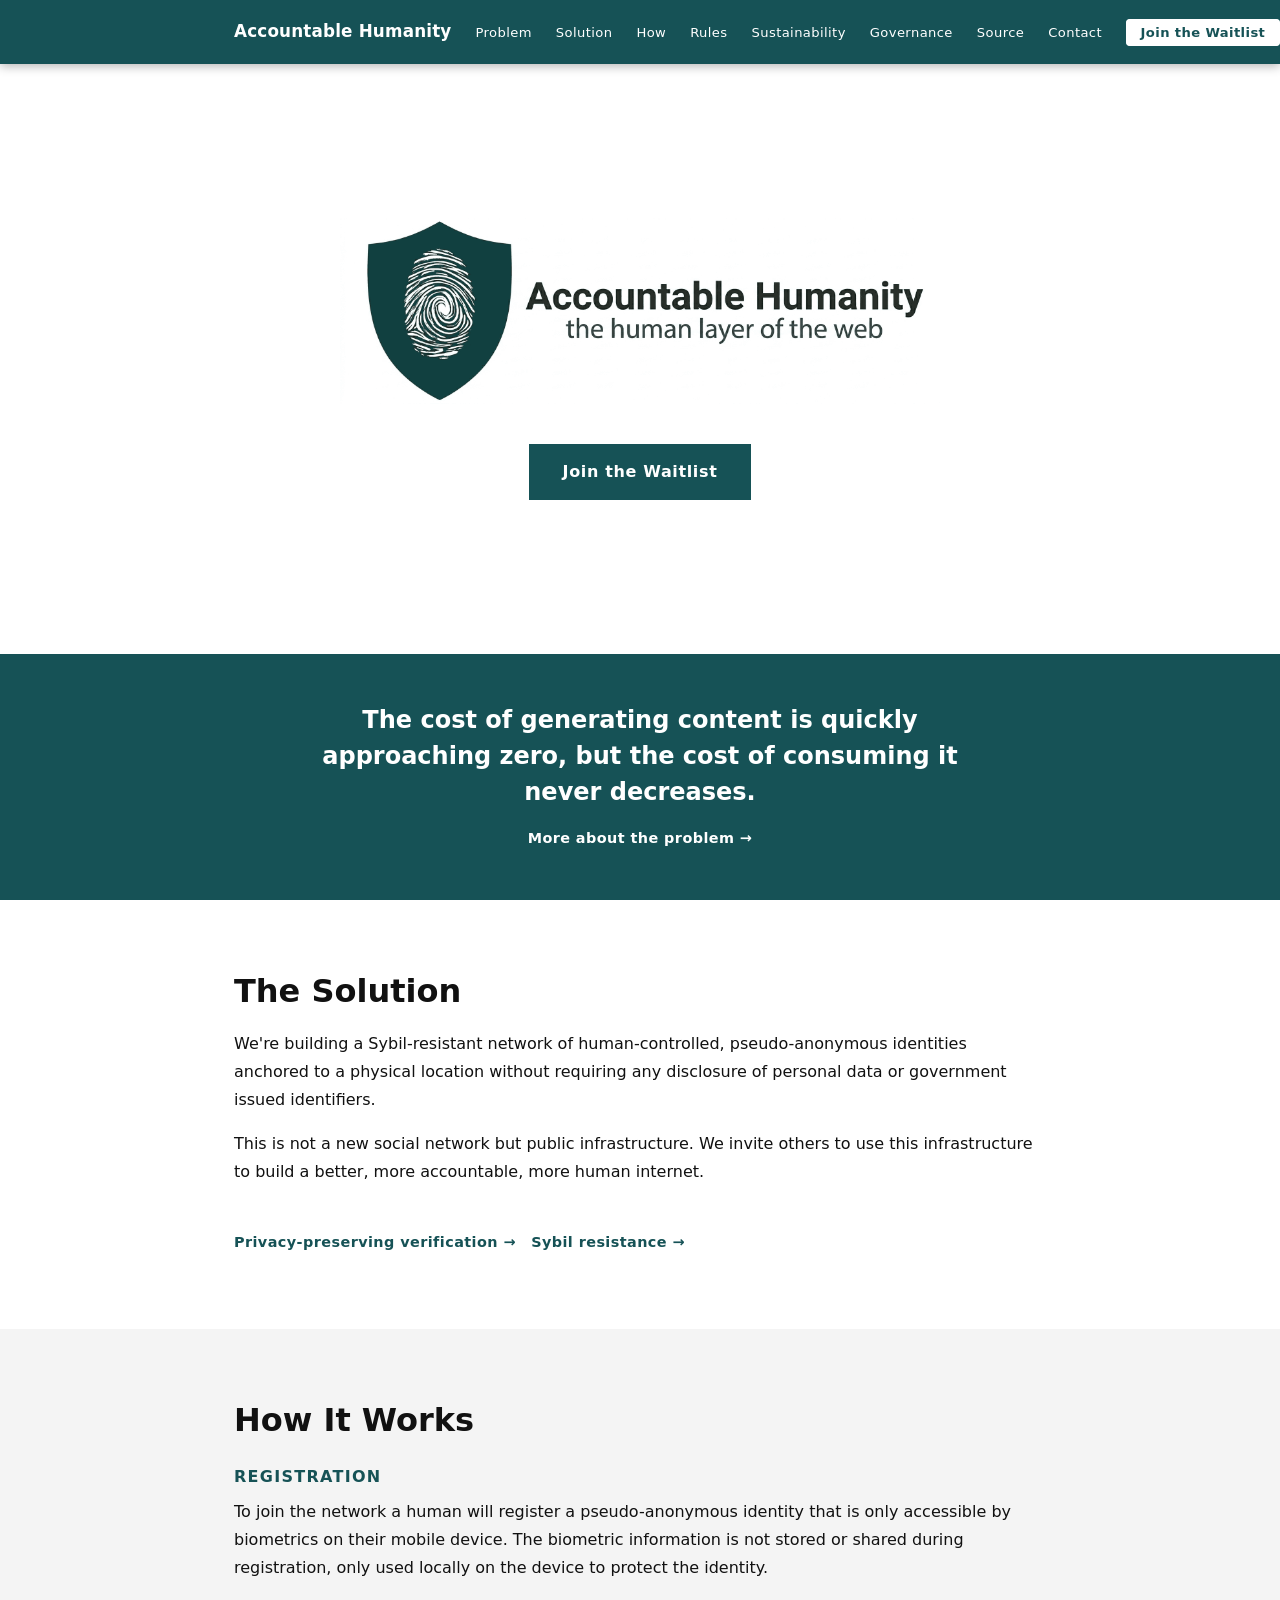
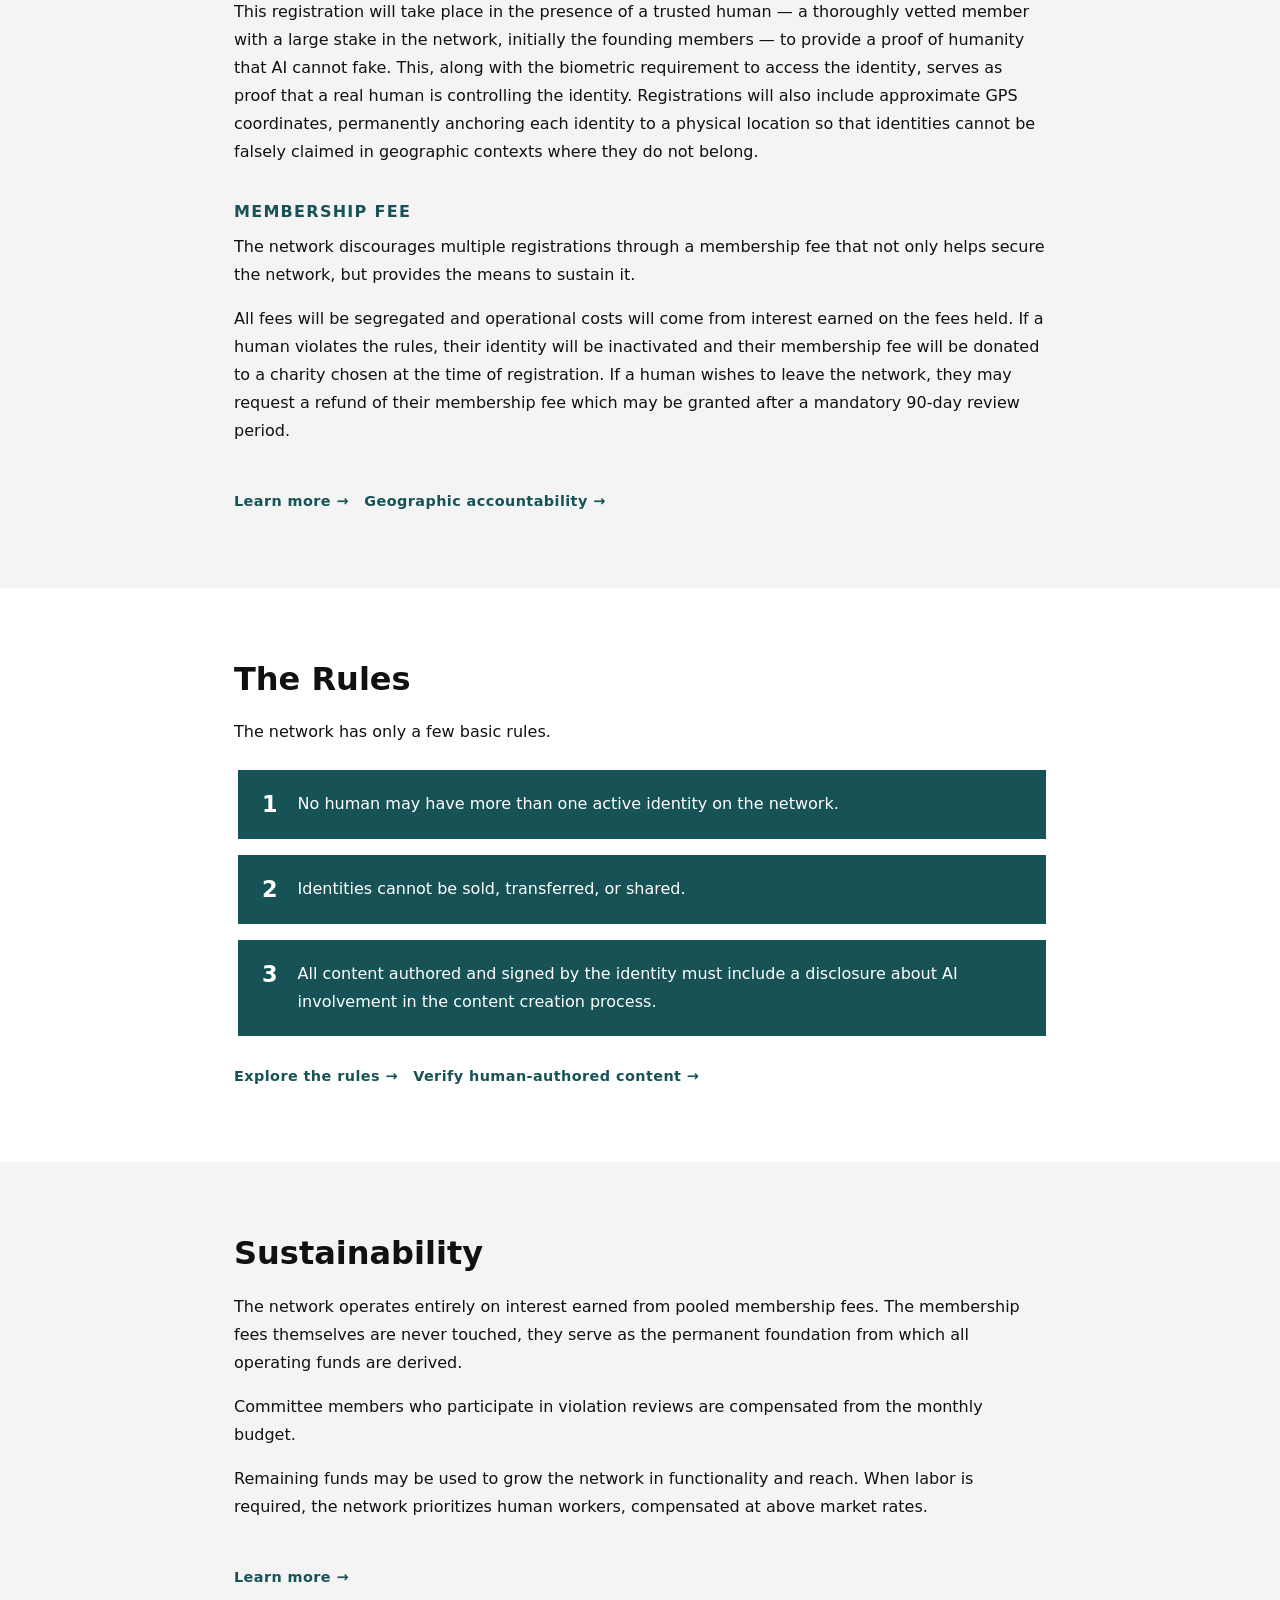
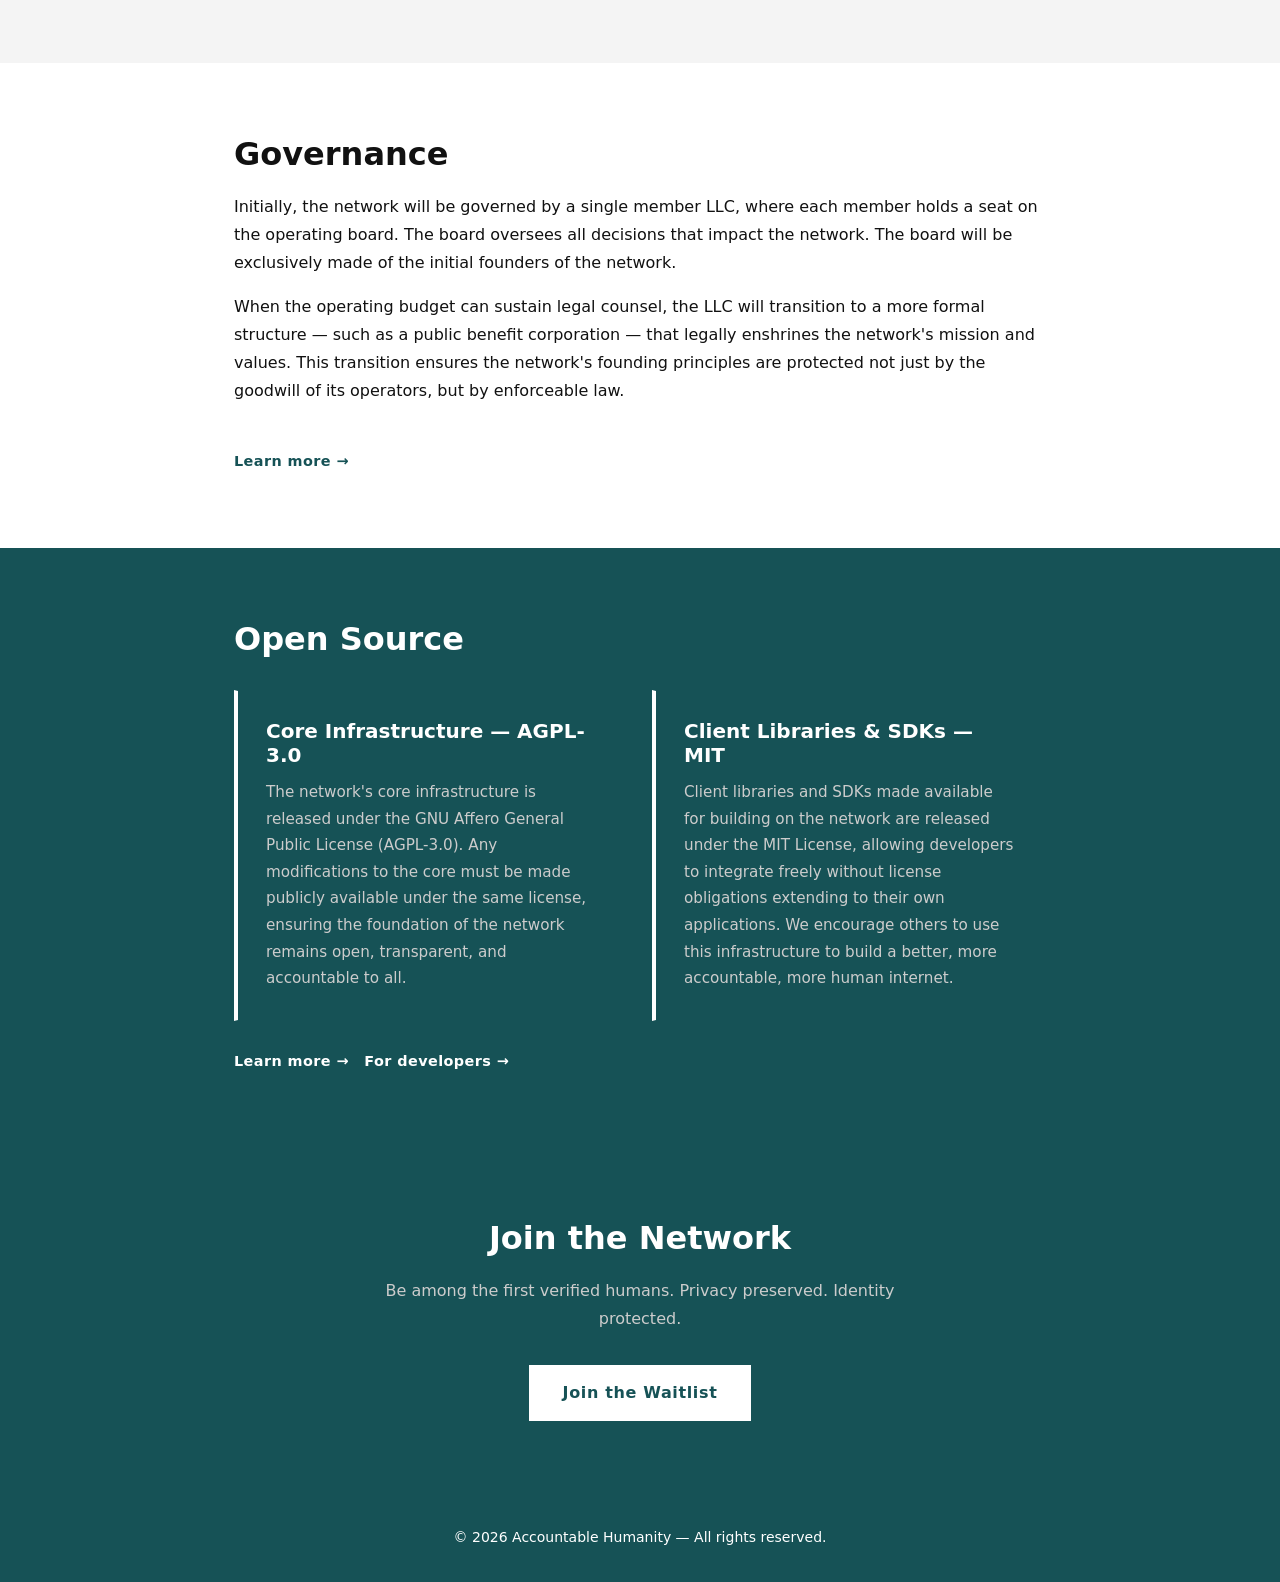
<file: index.html>
<!DOCTYPE html>
<html lang="en">
<head>
  <meta charset="UTF-8" />
  <meta name="viewport" content="width=device-width, initial-scale=1.0" />
  <meta name="theme-color" content="#165256" />
  <title>Human Verification Network &mdash; Accountable Humanity</title>
  <meta name="description" content="A network of verified humans who sign content with cryptographic proof. No personal data required. Join the waitlist today." />
  <link rel="canonical" href="https://www.accountablehumanity.com/" />

  <!-- Open Graph -->
  <meta property="og:title" content="Human Verification Network — Accountable Humanity" />
  <meta property="og:description" content="A network of verified humans who sign content with cryptographic proof. No personal data required. Join the waitlist today." />
  <meta property="og:url" content="https://www.accountablehumanity.com/" />
  <meta property="og:type" content="website" />
  <meta property="og:image" content="https://www.accountablehumanity.com/images/logo.png" />

  <!-- Twitter Card -->
  <meta name="twitter:card" content="summary_large_image" />
  <meta name="twitter:title" content="Prove You're Human, Preserve Your Privacy — Accountable Humanity" />
  <meta name="twitter:description" content="A Sybil-resistant network of human-controlled, pseudo-anonymous identities anchored to a physical location — no personal data or government IDs required." />
  <meta name="twitter:image" content="https://www.accountablehumanity.com/images/logo.png" />

  <!-- Structured Data -->
  <script type="application/ld+json">
  {
    "@context": "https://schema.org",
    "@graph": [
      {
        "@type": "Organization",
        "name": "Accountable Humanity",
        "url": "https://www.accountablehumanity.com",
        "logo": "https://www.accountablehumanity.com/images/logo.png",
        "description": "A Sybil-resistant network of human-controlled, pseudo-anonymous identities anchored to a physical location."
      },
      {
        "@type": "WebSite",
        "name": "Accountable Humanity",
        "url": "https://www.accountablehumanity.com"
      }
    ]
  }
  </script>

  <link rel="icon" href="/images/logo.png" type="image/png" />
  <link rel="stylesheet" href="css/styles.css" />
  <!-- TODO: Add integrity (SRI) hash when Tally provides a versioned embed script URL -->
  <script async src="https://tally.so/widgets/embed.js" crossorigin="anonymous"></script>
</head>
<body>
  <a href="#main-content" class="skip-link">Skip to content</a>

  <header class="site-header" id="site-header">
    <nav class="navbar">
      <a class="nav-brand" href="#hero">Accountable Humanity</a>
      <button
        class="hamburger"
        id="hamburger"
        aria-label="Open navigation"
        aria-expanded="false"
        aria-controls="nav-menu"
      >
        <span class="bar"></span>
        <span class="bar"></span>
        <span class="bar"></span>
      </button>
      <ul class="nav-menu" id="nav-menu" role="list">
        <li><a href="#problem"        class="nav-link">Problem</a></li>
        <li><a href="#network"        class="nav-link">Solution</a></li>
        <li><a href="#how-it-works"   class="nav-link">How</a></li>
        <li><a href="#rules"          class="nav-link">Rules</a></li>
        <li><a href="#sustainability" class="nav-link">Sustainability</a></li>
        <li><a href="#governance"     class="nav-link">Governance</a></li>
        <li><a href="#open-source"    class="nav-link">Source</a></li>
        <li><a href="https://tally.so/r/ZjdMXo" class="nav-link" data-tally-open="ZjdMXo" data-tally-emoji-text="👋" data-tally-emoji-animation="wave">Contact</a></li>
        <li><a href="https://tally.so/r/Zjddr5" class="nav-link nav-link--cta" data-tally-open="Zjddr5" data-tally-emoji-text="👋" data-tally-emoji-animation="wave">Join the Waitlist</a></li>
      </ul>
    </nav>
  </header>

  <main id="main-content">

    <!-- ── Above Fold ── -->
    <div class="above-fold">

      <!-- ── Hero ── -->
      <section id="hero" class="hero">
        <div class="container">
          <h1 class="sr-only">Human Identity Verification Network &mdash; Accountable Humanity</h1>
          <img src="images/logo.png" alt="Accountable Humanity" class="hero-logo" width="600" height="120" />
          <a href="https://tally.so/r/Zjddr5" class="btn btn--waitlist" data-tally-open="Zjddr5" data-tally-emoji-text="👋" data-tally-emoji-animation="wave">Join the Waitlist</a>
        </div>
      </section>

      <!-- ── The Problem ── -->
      <section id="problem" class="section section--problem">
        <div class="container">
          <p class="problem-statement">The cost of generating content is quickly approaching zero, but the cost of consuming it never decreases.</p>
          <a href="bot-free-internet/" class="learn-more learn-more--light mt-sm">More about the problem &rarr;</a>
        </div>
      </section>

    </div>

    <!-- ── The Network ── -->
    <section id="network" class="section">
      <div class="container">
        <h2>The Solution</h2>
        <p>We're building a Sybil-resistant network of human-controlled, pseudo-anonymous identities anchored to a physical location without requiring any disclosure of personal data or government issued identifiers.</p>
        <p>This is not a new social network but public infrastructure. We invite others to use this infrastructure to build a better, more accountable, more human internet.</p>
        <p class="mt-sm"><a href="privacy/" class="learn-more">Privacy-preserving verification &rarr;</a> &nbsp; <a href="one-person-one-identity/" class="learn-more">Sybil resistance &rarr;</a></p>
      </div>
    </section>

    <!-- ── How It Works ── -->
    <section id="how-it-works" class="section section--alt">
      <div class="container">
        <h2>How It Works</h2>

        <h3 class="subsection-title">Registration</h3>
        <p>To join the network a human will register a pseudo-anonymous identity that is only accessible by biometrics on their mobile device. The biometric information is not stored or shared during registration, only used locally on the device to protect the identity.</p>
        <p>This registration will take place in the presence of a trusted human — a thoroughly vetted member with a large stake in the network, initially the founding members — to provide a proof of humanity that AI cannot fake. This, along with the biometric requirement to access the identity, serves as proof that a real human is controlling the identity. Registrations will also include approximate GPS coordinates, permanently anchoring each identity to a physical location so that identities cannot be falsely claimed in geographic contexts where they do not belong.</p>

        <h3 class="subsection-title">Membership Fee</h3>
        <p>The network discourages multiple registrations through a membership fee that not only helps secure the network, but provides the means to sustain it.</p>
        <p>All fees will be segregated and operational costs will come from interest earned on the fees held. If a human violates the rules, their identity will be inactivated and their membership fee will be donated to a charity chosen at the time of registration. If a human wishes to leave the network, they may request a refund of their membership fee which may be granted after a mandatory 90-day review period.</p>
        <a href="how-it-works/" class="learn-more">Learn more &rarr;</a> &nbsp; <a href="geographic-accountability/" class="learn-more">Geographic accountability &rarr;</a>
      </div>
    </section>

    <!-- ── The Rules ── -->
    <section id="rules" class="section">
      <div class="container">
        <h2>The Rules</h2>
        <p>The network has only a few basic rules.</p>
        <ol class="rules-list">
          <li>No human may have more than one active identity on the network.</li>
          <li>Identities cannot be sold, transferred, or shared.</li>
          <li>All content authored and signed by the identity must include a disclosure about AI involvement in the content creation process.</li>
        </ol>
        <a href="the-rules/" class="learn-more">Explore the rules &rarr;</a> &nbsp; <a href="human-content/" class="learn-more">Verify human-authored content &rarr;</a>
      </div>
    </section>

    <!-- ── Sustainability ── -->
    <section id="sustainability" class="section section--alt">
      <div class="container">
        <h2>Sustainability</h2>
        <p>The network operates entirely on interest earned from pooled membership fees. The membership fees themselves are never touched, they serve as the permanent foundation from which all operating funds are derived.</p>
        <p>Committee members who participate in violation reviews are compensated from the monthly budget.</p>
        <p>Remaining funds may be used to grow the network in functionality and reach. When labor is required, the network prioritizes human workers, compensated at above market rates.</p>
        <a href="sustainability/" class="learn-more">Learn more &rarr;</a>
      </div>
    </section>

    <!-- ── Governance ── -->
    <section id="governance" class="section">
      <div class="container">
        <h2>Governance</h2>
        <p>Initially, the network will be governed by a single member LLC, where each member holds a seat on the operating board. The board oversees all decisions that impact the network. The board will be exclusively made of the initial founders of the network.</p>
        <p>When the operating budget can sustain legal counsel, the LLC will transition to a more formal structure — such as a public benefit corporation — that legally enshrines the network's mission and values. This transition ensures the network's founding principles are protected not just by the goodwill of its operators, but by enforceable law.</p>
        <a href="governance/" class="learn-more">Learn more &rarr;</a>
      </div>
    </section>

    <!-- ── Open Source ── -->
    <section id="open-source" class="section section--cta">
      <div class="container">
        <h2>Open Source</h2>
        <div class="card-grid">
          <div class="card card--dark">
            <h3>Core Infrastructure &mdash; AGPL-3.0</h3>
            <p>The network's core infrastructure is released under the GNU Affero General Public License (AGPL-3.0). Any modifications to the core must be made publicly available under the same license, ensuring the foundation of the network remains open, transparent, and accountable to all.</p>
          </div>
          <div class="card card--dark">
            <h3>Client Libraries &amp; SDKs &mdash; MIT</h3>
            <p>Client libraries and SDKs made available for building on the network are released under the MIT License, allowing developers to integrate freely without license obligations extending to their own applications. We encourage others to use this infrastructure to build a better, more accountable, more human internet.</p>
          </div>
        </div>
        <a href="open-source/" class="learn-more learn-more--light">Learn more &rarr;</a> &nbsp; <a href="developers/" class="learn-more learn-more--light">For developers &rarr;</a>
      </div>
    </section>

    <section class="section section--cta">
      <div class="container" style="text-align: center;">
        <h2>Join the Network</h2>
        <p style="color: var(--color-card-muted); max-width: 560px; margin: 0 auto 2rem;">Be among the first verified humans. Privacy preserved. Identity protected.</p>
        <a href="https://tally.so/r/Zjddr5" class="btn btn--waitlist" data-tally-open="Zjddr5" data-tally-emoji-text="👋" data-tally-emoji-animation="wave">Join the Waitlist</a>
      </div>
    </section>

  </main>

  <footer class="site-footer">
    <div class="container">
      <p>&copy; 2026 Accountable Humanity &mdash; All rights reserved.</p>
    </div>
  </footer>

  <script src="js/main.js"></script>
</body>
</html>
</file>
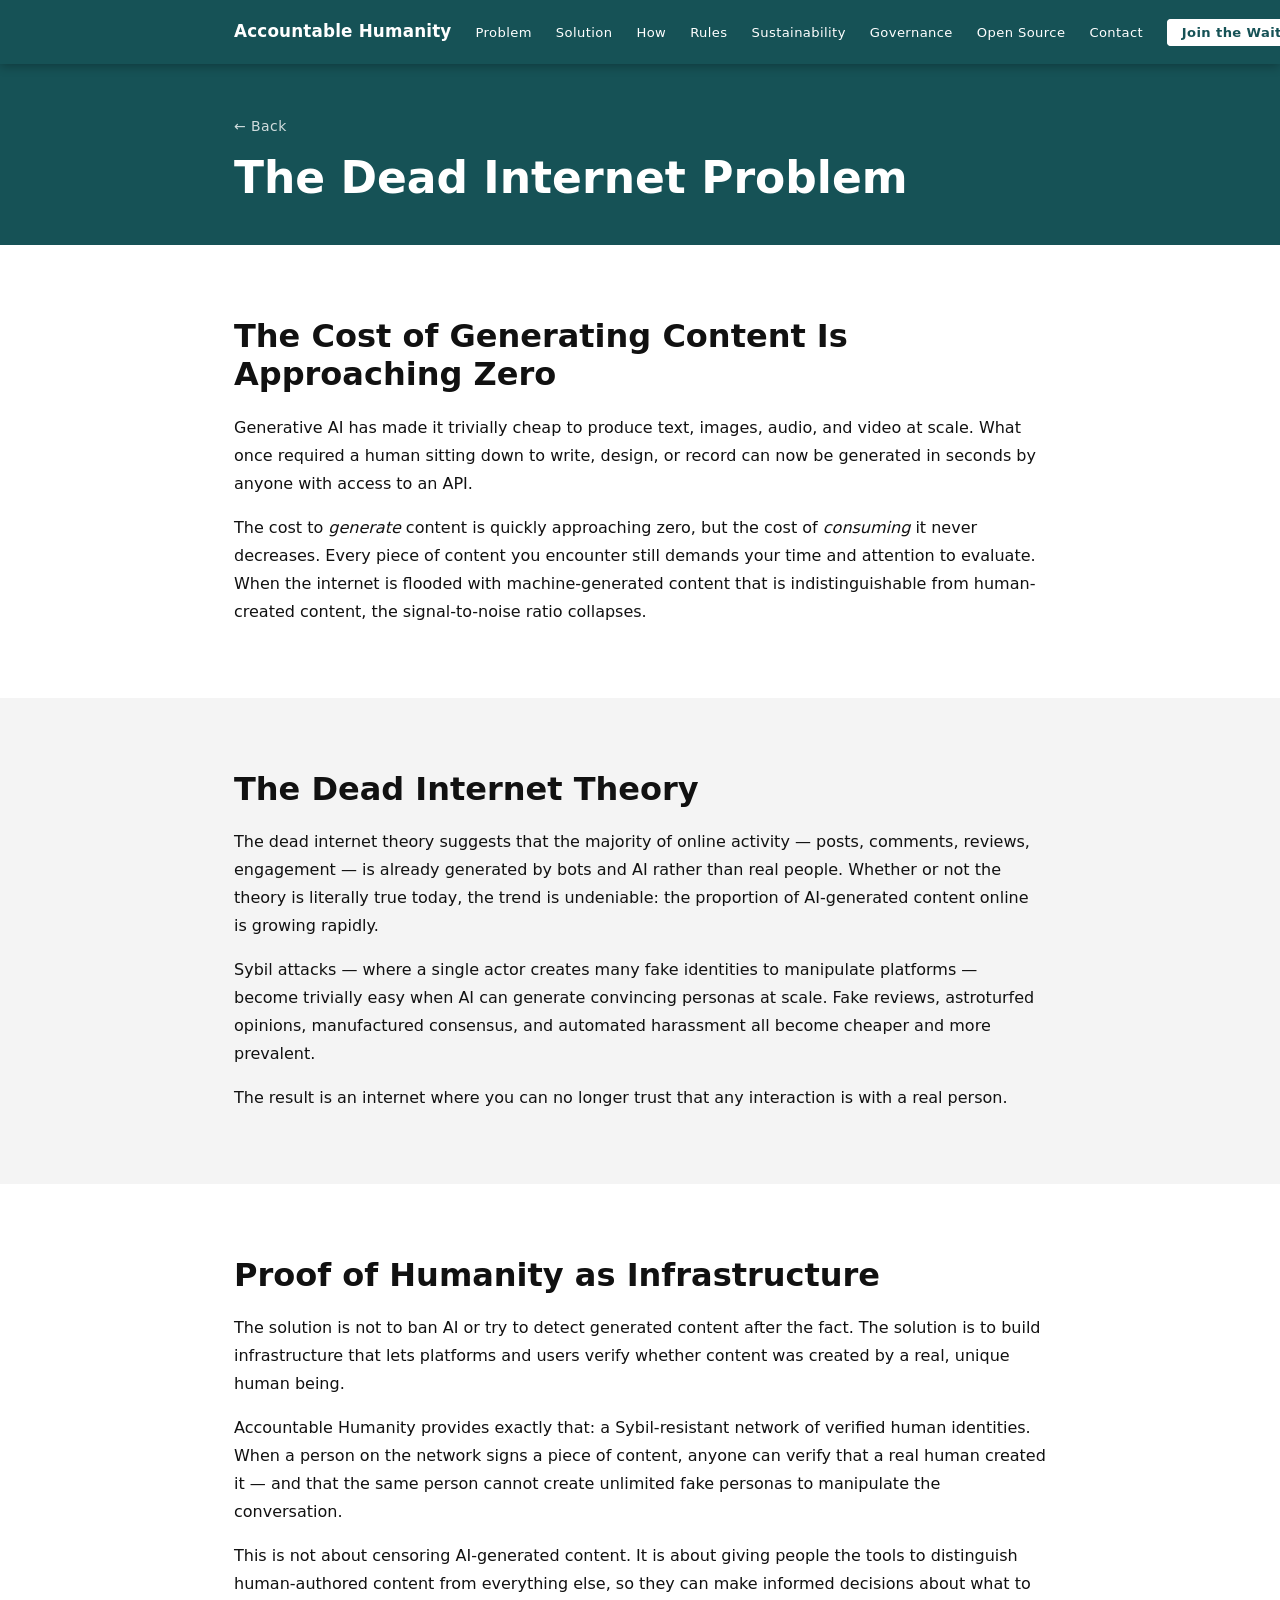
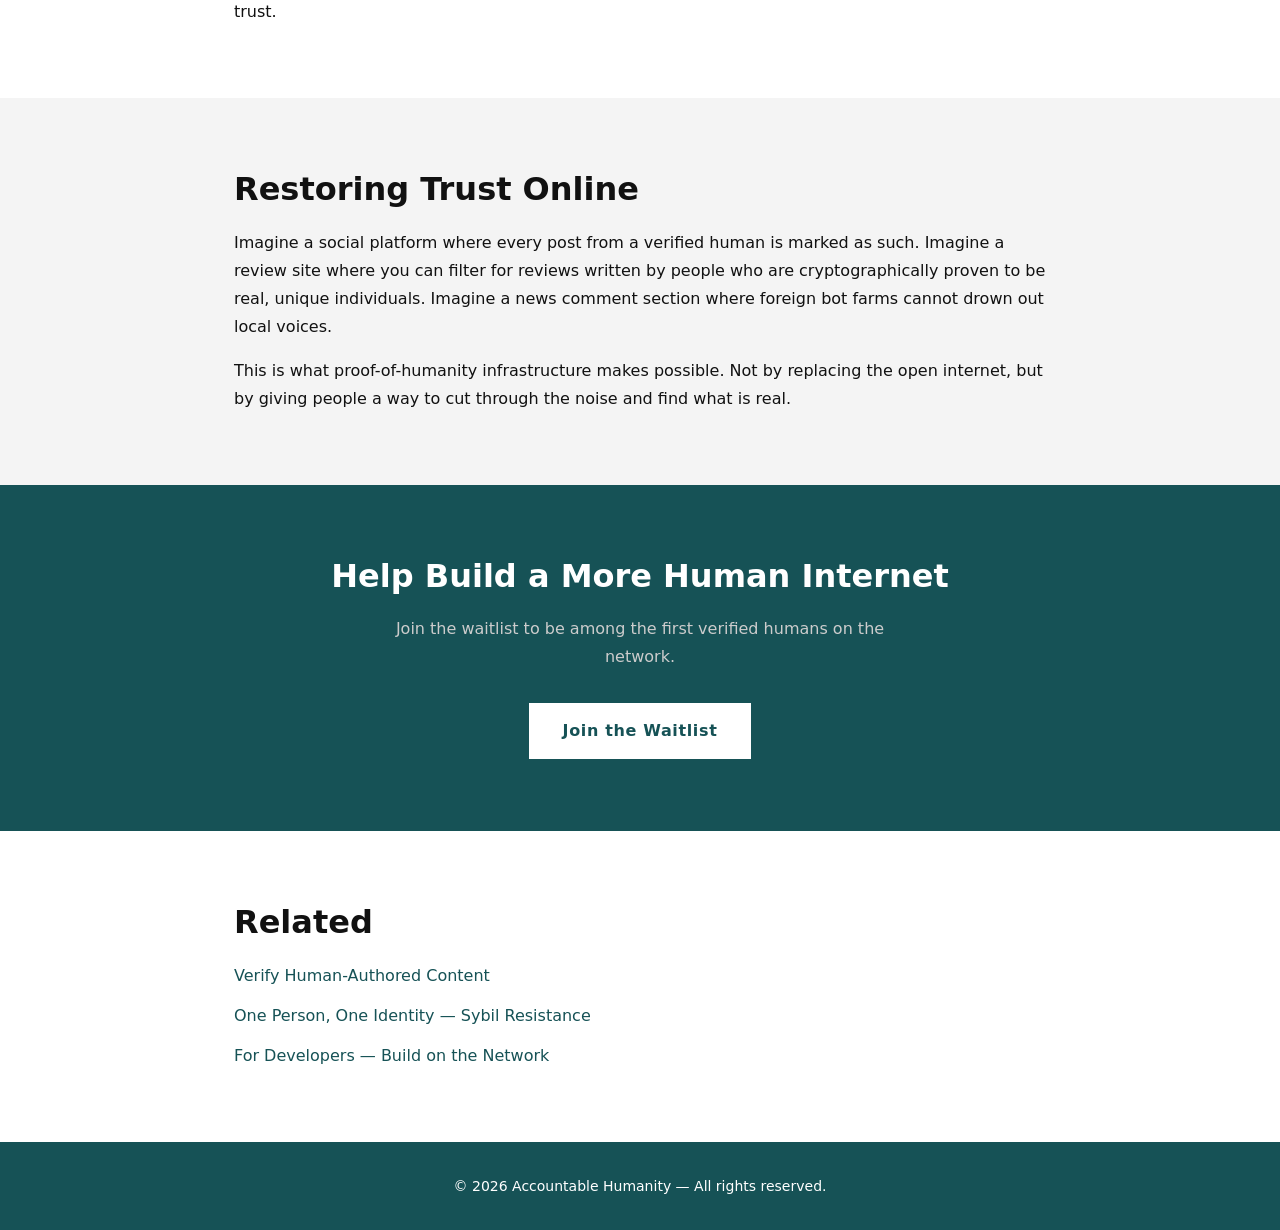
<file: bot-free-internet/index.html>
<!DOCTYPE html>
<html lang="en">
<head>
  <meta charset="UTF-8" />
  <meta name="viewport" content="width=device-width, initial-scale=1.0" />
  <meta name="theme-color" content="#165256" />
  <title>Bot-Free Internet: Proof of Humanity &mdash; Accountable Humanity</title>
  <meta name="description" content="The dead internet problem is real. Proof-of-humanity infrastructure restores trust in online content. See the solution." />
  <link rel="canonical" href="https://www.accountablehumanity.com/bot-free-internet/" />

  <!-- Open Graph -->
  <meta property="og:title" content="Bot-Free Internet: Proof of Humanity — Accountable Humanity" />
  <meta property="og:description" content="The dead internet problem is real. Proof-of-humanity infrastructure restores trust in online content. See the solution." />
  <meta property="og:url" content="https://www.accountablehumanity.com/bot-free-internet/" />
  <meta property="og:type" content="website" />
  <meta property="og:image" content="https://www.accountablehumanity.com/images/logo.png" />

  <!-- Twitter Card -->
  <meta name="twitter:card" content="summary_large_image" />
  <meta name="twitter:title" content="Dead Internet Theory Solution — Build a Bot-Free Internet" />
  <meta name="twitter:description" content="The dead internet theory describes the problem. Accountable Humanity provides the infrastructure for the solution — proof-of-humanity that restores trust online." />
  <meta name="twitter:image" content="https://www.accountablehumanity.com/images/logo.png" />

  <!-- Structured Data -->
  <script type="application/ld+json">
  {
    "@context": "https://schema.org",
    "@type": "WebPage",
    "name": "Dead Internet Solution: Proof of Humanity",
    "description": "The dead internet problem is real. Proof-of-humanity infrastructure restores trust in online content. See the solution.",
    "url": "https://www.accountablehumanity.com/bot-free-internet/",
    "isPartOf": {
      "@type": "WebSite",
      "name": "Accountable Humanity",
      "url": "https://www.accountablehumanity.com"
    }
  }
  </script>
  <script type="application/ld+json">
  {
    "@context": "https://schema.org",
    "@type": "BreadcrumbList",
    "itemListElement": [
      {
        "@type": "ListItem",
        "position": 1,
        "name": "Home",
        "item": "https://www.accountablehumanity.com/"
      },
      {
        "@type": "ListItem",
        "position": 2,
        "name": "Dead Internet Solution: Proof of Humanity",
        "item": "https://www.accountablehumanity.com/bot-free-internet/"
      }
    ]
  }
  </script>

  <link rel="icon" href="/images/logo.png" type="image/png" />
  <link rel="stylesheet" href="../css/styles.css" />
  <!-- TODO: Add integrity (SRI) hash when Tally provides a versioned embed script URL -->
  <script async src="https://tally.so/widgets/embed.js" crossorigin="anonymous"></script>
</head>
<body>
  <a href="#main-content" class="skip-link">Skip to content</a>

  <header class="site-header" id="site-header">
    <nav class="navbar">
      <a class="nav-brand" href="../">Accountable Humanity</a>
      <button
        class="hamburger"
        id="hamburger"
        aria-label="Open navigation"
        aria-expanded="false"
        aria-controls="nav-menu"
      >
        <span class="bar"></span>
        <span class="bar"></span>
        <span class="bar"></span>
      </button>
      <ul class="nav-menu" id="nav-menu" role="list">
        <li><a href="../#problem"        class="nav-link">Problem</a></li>
        <li><a href="../#network"        class="nav-link">Solution</a></li>
        <li><a href="../#how-it-works"   class="nav-link">How</a></li>
        <li><a href="../#rules"          class="nav-link">Rules</a></li>
        <li><a href="../#sustainability" class="nav-link">Sustainability</a></li>
        <li><a href="../#governance"     class="nav-link">Governance</a></li>
        <li><a href="../#open-source"    class="nav-link">Open Source</a></li>
        <li><a href="https://tally.so/r/ZjdMXo" class="nav-link" data-tally-open="ZjdMXo" data-tally-emoji-text="👋" data-tally-emoji-animation="wave">Contact</a></li>
        <li><a href="https://tally.so/r/Zjddr5" class="nav-link nav-link--cta" data-tally-open="Zjddr5" data-tally-emoji-text="👋" data-tally-emoji-animation="wave">Join the Waitlist</a></li>
      </ul>
    </nav>
  </header>

  <main id="main-content">
    <section class="page-hero">
      <div class="container">
        <a href="../" class="back-link">&larr; Back</a>
        <h1>The Dead Internet Problem</h1>
      </div>
    </section>

    <section class="section">
      <div class="container">
        <h2>The Cost of Generating Content Is Approaching Zero</h2>
        <p>Generative AI has made it trivially cheap to produce text, images, audio, and video at scale. What once required a human sitting down to write, design, or record can now be generated in seconds by anyone with access to an API.</p>
        <p>The cost to <em>generate</em> content is quickly approaching zero, but the cost of <em>consuming</em> it never decreases. Every piece of content you encounter still demands your time and attention to evaluate. When the internet is flooded with machine-generated content that is indistinguishable from human-created content, the signal-to-noise ratio collapses.</p>
      </div>
    </section>

    <section class="section section--alt">
      <div class="container">
        <h2>The Dead Internet Theory</h2>
        <p>The dead internet theory suggests that the majority of online activity — posts, comments, reviews, engagement — is already generated by bots and AI rather than real people. Whether or not the theory is literally true today, the trend is undeniable: the proportion of AI-generated content online is growing rapidly.</p>
        <p>Sybil attacks — where a single actor creates many fake identities to manipulate platforms — become trivially easy when AI can generate convincing personas at scale. Fake reviews, astroturfed opinions, manufactured consensus, and automated harassment all become cheaper and more prevalent.</p>
        <p>The result is an internet where you can no longer trust that any interaction is with a real person.</p>
      </div>
    </section>

    <section class="section">
      <div class="container">
        <h2>Proof of Humanity as Infrastructure</h2>
        <p>The solution is not to ban AI or try to detect generated content after the fact. The solution is to build infrastructure that lets platforms and users verify whether content was created by a real, unique human being.</p>
        <p>Accountable Humanity provides exactly that: a Sybil-resistant network of verified human identities. When a person on the network signs a piece of content, anyone can verify that a real human created it — and that the same person cannot create unlimited fake personas to manipulate the conversation.</p>
        <p>This is not about censoring AI-generated content. It is about giving people the tools to distinguish human-authored content from everything else, so they can make informed decisions about what to trust.</p>
      </div>
    </section>

    <section class="section section--alt">
      <div class="container">
        <h2>Restoring Trust Online</h2>
        <p>Imagine a social platform where every post from a verified human is marked as such. Imagine a review site where you can filter for reviews written by people who are cryptographically proven to be real, unique individuals. Imagine a news comment section where foreign bot farms cannot drown out local voices.</p>
        <p>This is what proof-of-humanity infrastructure makes possible. Not by replacing the open internet, but by giving people a way to cut through the noise and find what is real.</p>
      </div>
    </section>

    <section class="section section--cta">
      <div class="container cta-center">
        <h2>Help Build a More Human Internet</h2>
        <p class="cta-sub">Join the waitlist to be among the first verified humans on the network.</p>
        <a href="https://tally.so/r/Zjddr5" class="btn btn--waitlist" data-tally-open="Zjddr5" data-tally-emoji-text="👋" data-tally-emoji-animation="wave">Join the Waitlist</a>
      </div>
    </section>

    <section class="section">
      <div class="container">
        <h2>Related</h2>
        <ul class="related-links">
          <li><a href="../human-content/">Verify Human-Authored Content</a></li>
          <li><a href="../one-person-one-identity/">One Person, One Identity &mdash; Sybil Resistance</a></li>
          <li><a href="../developers/">For Developers &mdash; Build on the Network</a></li>
        </ul>
      </div>
    </section>
  </main>

  <footer class="site-footer">
    <div class="container">
      <p>&copy; 2026 Accountable Humanity &mdash; All rights reserved.</p>
    </div>
  </footer>

  <script src="../js/main.js"></script>
</body>
</html>
</file>
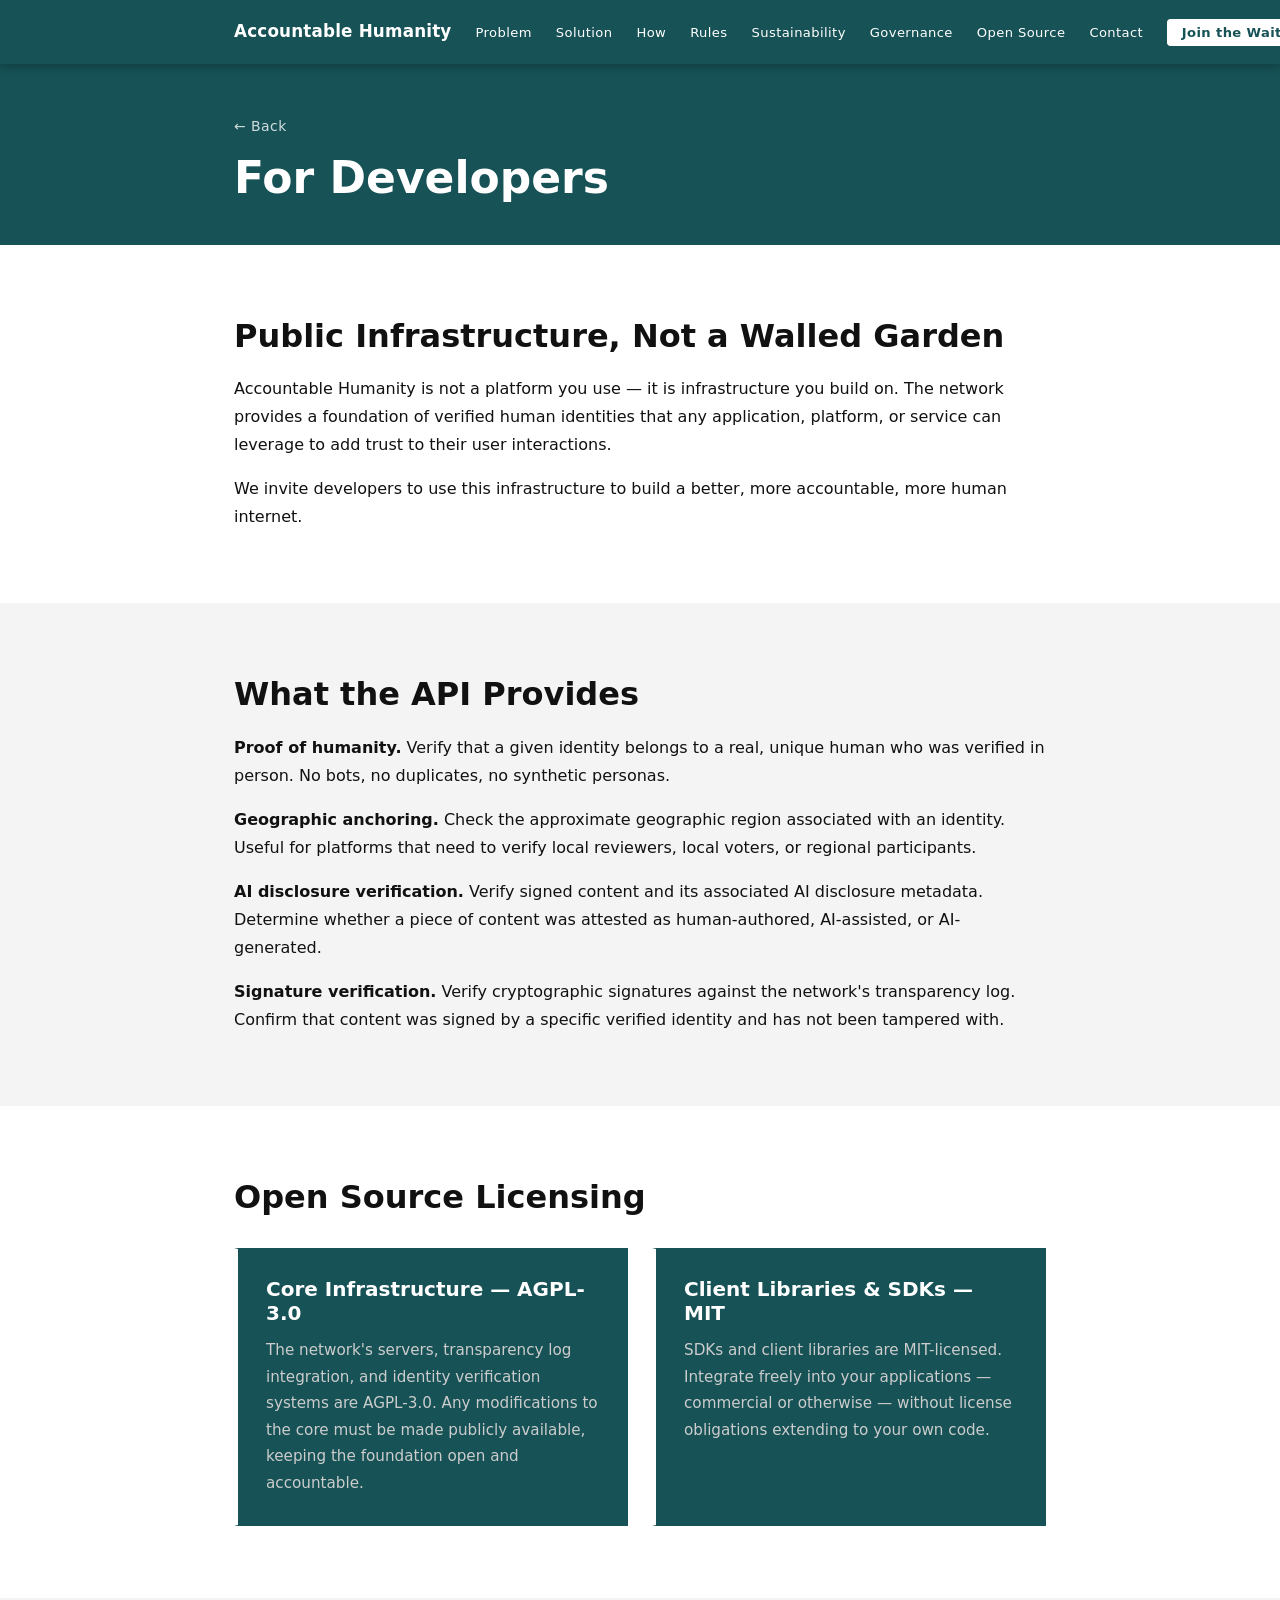
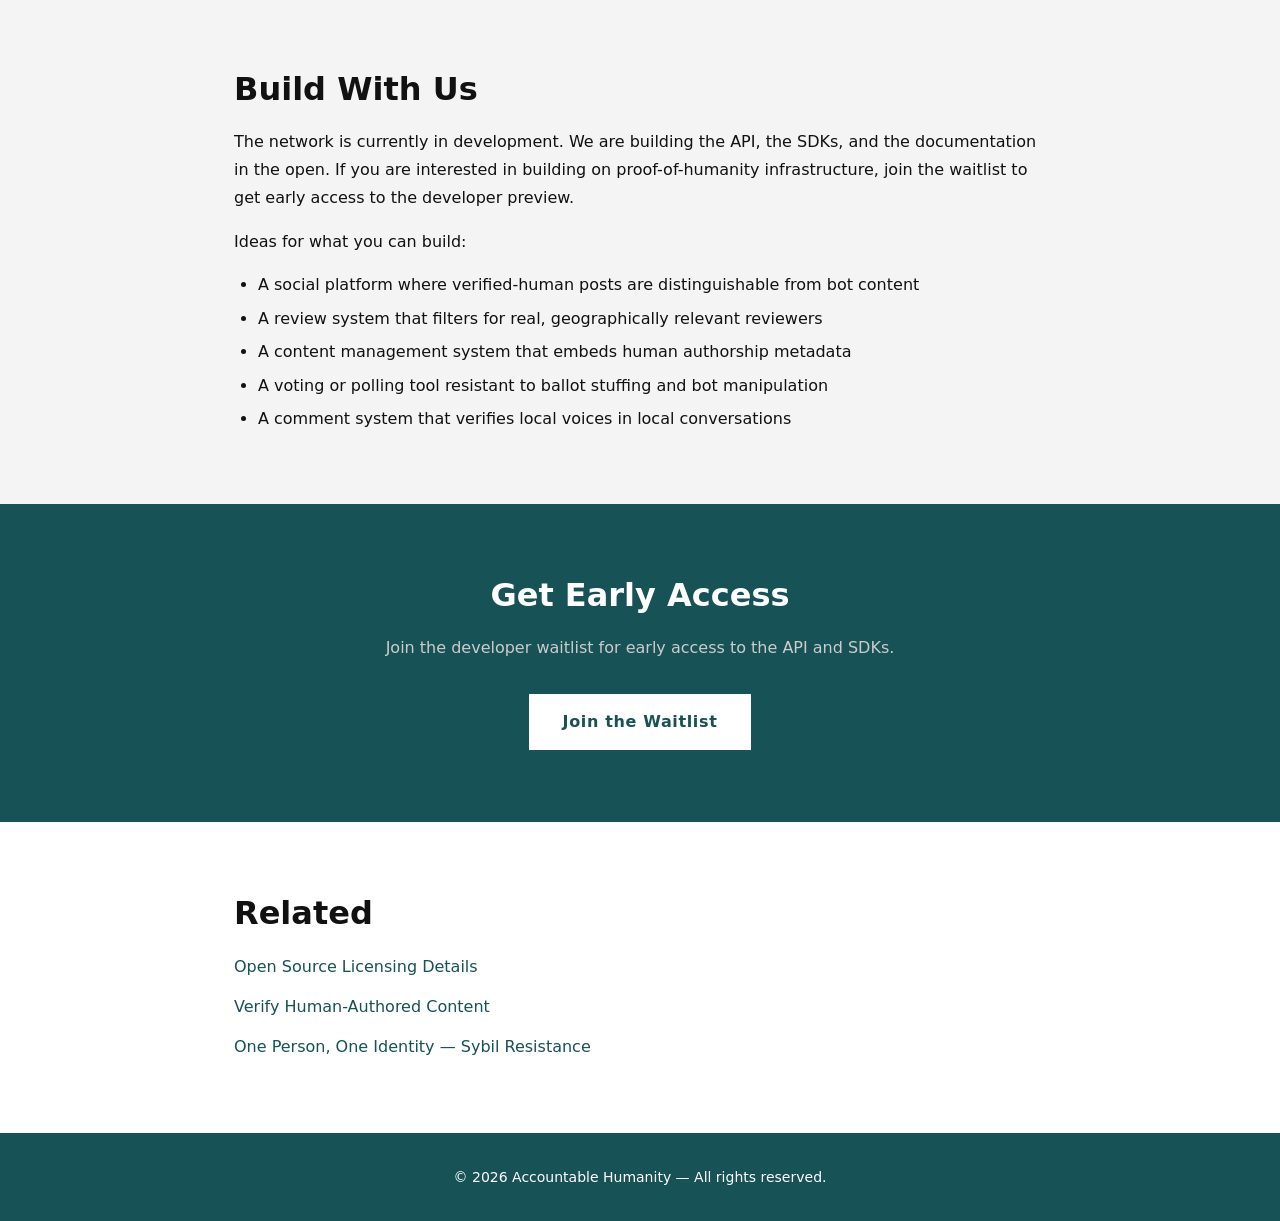
<file: developers/index.html>
<!DOCTYPE html>
<html lang="en">
<head>
  <meta charset="UTF-8" />
  <meta name="viewport" content="width=device-width, initial-scale=1.0" />
  <meta name="theme-color" content="#165256" />
  <title>Human Verification API &mdash; Accountable Humanity</title>
  <meta name="description" content="Free APIs for proof of humanity, geographic verification, and content signing. MIT-licensed SDKs. Get early developer access." />
  <link rel="canonical" href="https://www.accountablehumanity.com/developers/" />

  <!-- Open Graph -->
  <meta property="og:title" content="Human Verification API — Accountable Humanity" />
  <meta property="og:description" content="Free APIs for proof of humanity, geographic verification, and content signing. MIT-licensed SDKs. Get early developer access." />
  <meta property="og:url" content="https://www.accountablehumanity.com/developers/" />
  <meta property="og:type" content="website" />
  <meta property="og:image" content="https://www.accountablehumanity.com/images/logo.png" />

  <!-- Twitter Card -->
  <meta name="twitter:card" content="summary_large_image" />
  <meta name="twitter:title" content="For Developers — Human Verification API — Accountable Humanity" />
  <meta name="twitter:description" content="Build on open-source human verification infrastructure. MIT-licensed SDKs, AGPL-3.0 core, and free APIs for proof of humanity and content verification." />
  <meta name="twitter:image" content="https://www.accountablehumanity.com/images/logo.png" />

  <!-- Structured Data -->
  <script type="application/ld+json">
  {
    "@context": "https://schema.org",
    "@type": "WebPage",
    "name": "Human Verification API",
    "description": "Free APIs for proof of humanity, geographic verification, and content signing. MIT-licensed SDKs. Get early developer access.",
    "url": "https://www.accountablehumanity.com/developers/",
    "isPartOf": {
      "@type": "WebSite",
      "name": "Accountable Humanity",
      "url": "https://www.accountablehumanity.com"
    }
  }
  </script>
  <script type="application/ld+json">
  {
    "@context": "https://schema.org",
    "@type": "BreadcrumbList",
    "itemListElement": [
      {
        "@type": "ListItem",
        "position": 1,
        "name": "Home",
        "item": "https://www.accountablehumanity.com/"
      },
      {
        "@type": "ListItem",
        "position": 2,
        "name": "Human Verification API",
        "item": "https://www.accountablehumanity.com/developers/"
      }
    ]
  }
  </script>

  <link rel="icon" href="/images/logo.png" type="image/png" />
  <link rel="stylesheet" href="../css/styles.css" />
  <!-- TODO: Add integrity (SRI) hash when Tally provides a versioned embed script URL -->
  <script async src="https://tally.so/widgets/embed.js" crossorigin="anonymous"></script>
</head>
<body>
  <a href="#main-content" class="skip-link">Skip to content</a>

  <header class="site-header" id="site-header">
    <nav class="navbar">
      <a class="nav-brand" href="../">Accountable Humanity</a>
      <button
        class="hamburger"
        id="hamburger"
        aria-label="Open navigation"
        aria-expanded="false"
        aria-controls="nav-menu"
      >
        <span class="bar"></span>
        <span class="bar"></span>
        <span class="bar"></span>
      </button>
      <ul class="nav-menu" id="nav-menu" role="list">
        <li><a href="../#problem"        class="nav-link">Problem</a></li>
        <li><a href="../#network"        class="nav-link">Solution</a></li>
        <li><a href="../#how-it-works"   class="nav-link">How</a></li>
        <li><a href="../#rules"          class="nav-link">Rules</a></li>
        <li><a href="../#sustainability" class="nav-link">Sustainability</a></li>
        <li><a href="../#governance"     class="nav-link">Governance</a></li>
        <li><a href="../#open-source"    class="nav-link">Open Source</a></li>
        <li><a href="https://tally.so/r/ZjdMXo" class="nav-link" data-tally-open="ZjdMXo" data-tally-emoji-text="👋" data-tally-emoji-animation="wave">Contact</a></li>
        <li><a href="https://tally.so/r/Zjddr5" class="nav-link nav-link--cta" data-tally-open="Zjddr5" data-tally-emoji-text="👋" data-tally-emoji-animation="wave">Join the Waitlist</a></li>
      </ul>
    </nav>
  </header>

  <main id="main-content">
    <section class="page-hero">
      <div class="container">
        <a href="../" class="back-link">&larr; Back</a>
        <h1>For Developers</h1>
      </div>
    </section>

    <section class="section">
      <div class="container">
        <h2>Public Infrastructure, Not a Walled Garden</h2>
        <p>Accountable Humanity is not a platform you use — it is infrastructure you build on. The network provides a foundation of verified human identities that any application, platform, or service can leverage to add trust to their user interactions.</p>
        <p>We invite developers to use this infrastructure to build a better, more accountable, more human internet.</p>
      </div>
    </section>

    <section class="section section--alt">
      <div class="container">
        <h2>What the API Provides</h2>
        <p><strong>Proof of humanity.</strong> Verify that a given identity belongs to a real, unique human who was verified in person. No bots, no duplicates, no synthetic personas.</p>
        <p><strong>Geographic anchoring.</strong> Check the approximate geographic region associated with an identity. Useful for platforms that need to verify local reviewers, local voters, or regional participants.</p>
        <p><strong>AI disclosure verification.</strong> Verify signed content and its associated AI disclosure metadata. Determine whether a piece of content was attested as human-authored, AI-assisted, or AI-generated.</p>
        <p><strong>Signature verification.</strong> Verify cryptographic signatures against the network's transparency log. Confirm that content was signed by a specific verified identity and has not been tampered with.</p>
      </div>
    </section>

    <section class="section">
      <div class="container">
        <h2>Open Source Licensing</h2>
        <div class="card-grid">
          <div class="card card--dark">
            <h3>Core Infrastructure &mdash; AGPL-3.0</h3>
            <p>The network's servers, transparency log integration, and identity verification systems are AGPL-3.0. Any modifications to the core must be made publicly available, keeping the foundation open and accountable.</p>
          </div>
          <div class="card card--dark">
            <h3>Client Libraries &amp; SDKs &mdash; MIT</h3>
            <p>SDKs and client libraries are MIT-licensed. Integrate freely into your applications — commercial or otherwise — without license obligations extending to your own code.</p>
          </div>
        </div>
      </div>
    </section>

    <section class="section section--alt">
      <div class="container">
        <h2>Build With Us</h2>
        <p>The network is currently in development. We are building the API, the SDKs, and the documentation in the open. If you are interested in building on proof-of-humanity infrastructure, join the waitlist to get early access to the developer preview.</p>
        <p>Ideas for what you can build:</p>
        <ul class="feature-list">
          <li>A social platform where verified-human posts are distinguishable from bot content</li>
          <li>A review system that filters for real, geographically relevant reviewers</li>
          <li>A content management system that embeds human authorship metadata</li>
          <li>A voting or polling tool resistant to ballot stuffing and bot manipulation</li>
          <li>A comment system that verifies local voices in local conversations</li>
        </ul>
      </div>
    </section>

    <section class="section section--cta">
      <div class="container cta-center">
        <h2>Get Early Access</h2>
        <p class="cta-sub">Join the developer waitlist for early access to the API and SDKs.</p>
        <a href="https://tally.so/r/Zjddr5" class="btn btn--waitlist" data-tally-open="Zjddr5" data-tally-emoji-text="👋" data-tally-emoji-animation="wave">Join the Waitlist</a>
      </div>
    </section>

    <section class="section">
      <div class="container">
        <h2>Related</h2>
        <ul class="related-links">
          <li><a href="../open-source/">Open Source Licensing Details</a></li>
          <li><a href="../human-content/">Verify Human-Authored Content</a></li>
          <li><a href="../one-person-one-identity/">One Person, One Identity &mdash; Sybil Resistance</a></li>
        </ul>
      </div>
    </section>
  </main>

  <footer class="site-footer">
    <div class="container">
      <p>&copy; 2026 Accountable Humanity &mdash; All rights reserved.</p>
    </div>
  </footer>

  <script src="../js/main.js"></script>
</body>
</html>
</file>
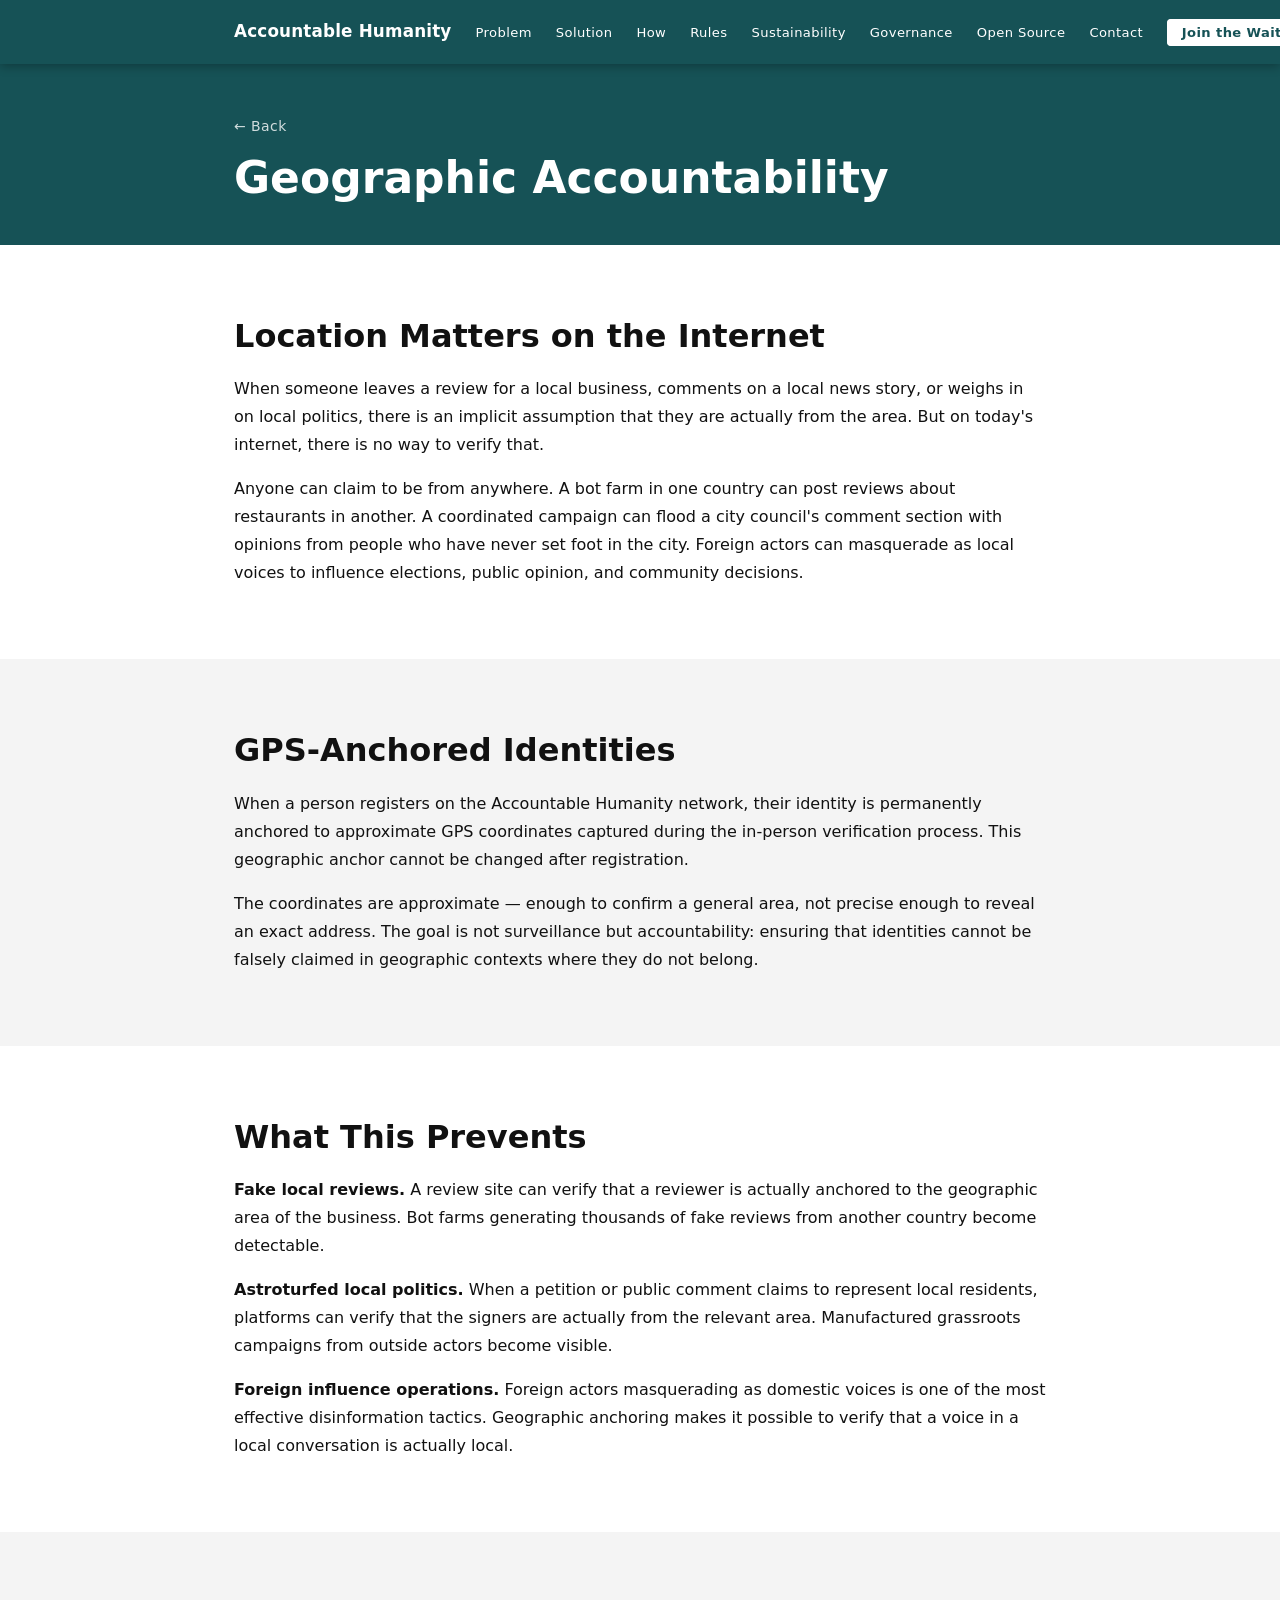
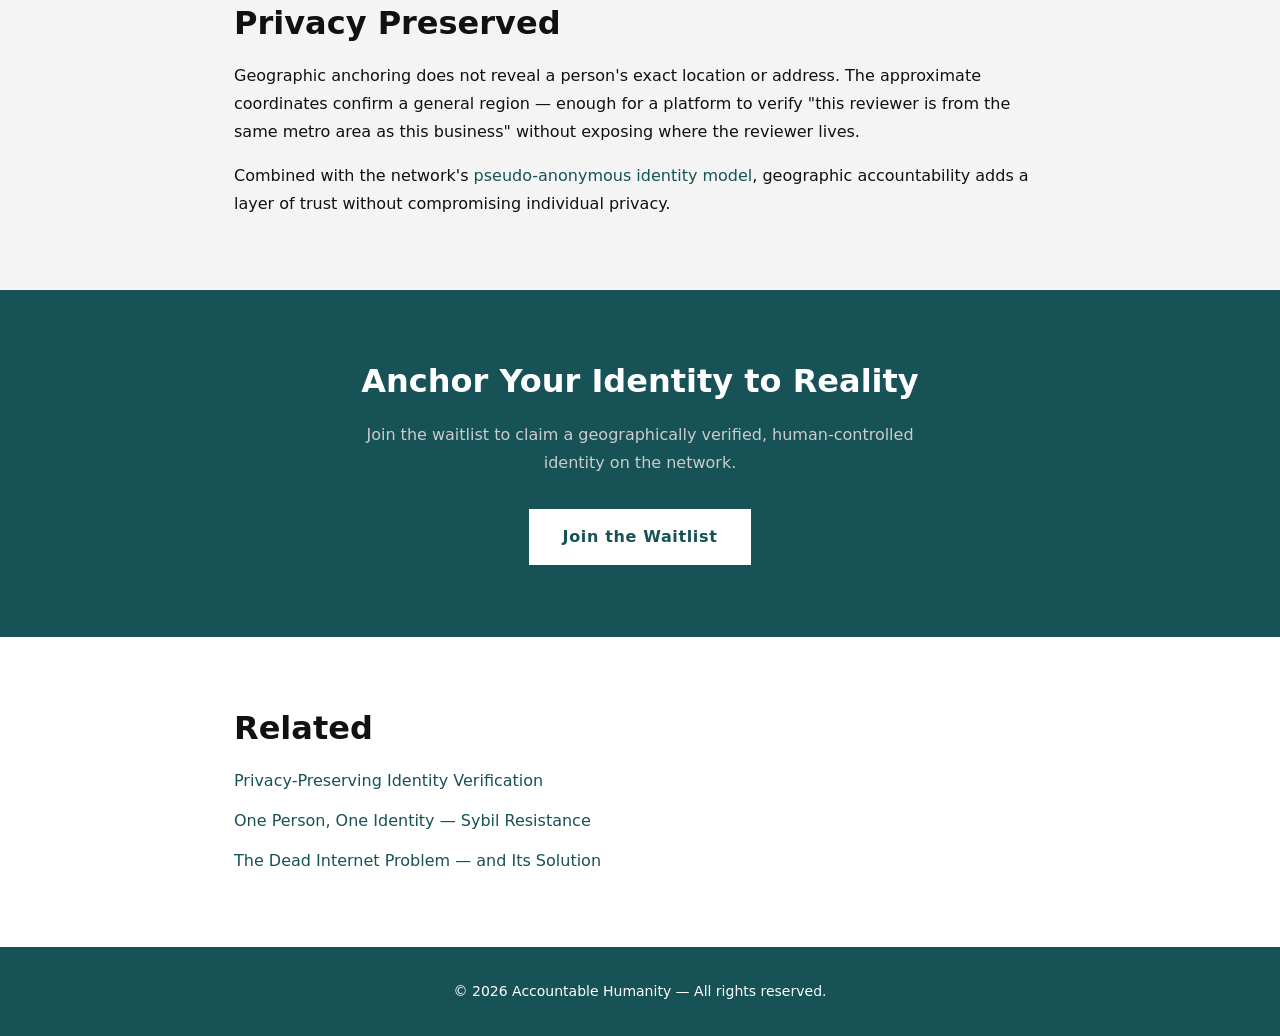
<file: geographic-accountability/index.html>
<!DOCTYPE html>
<html lang="en">
<head>
  <meta charset="UTF-8" />
  <meta name="viewport" content="width=device-width, initial-scale=1.0" />
  <meta name="theme-color" content="#165256" />
  <title>Geographic Identity Verification &mdash; Accountable Humanity</title>
  <meta name="description" content="GPS-anchored identities stop fake local reviews and foreign influence operations. Verify people are where they claim." />
  <link rel="canonical" href="https://www.accountablehumanity.com/geographic-accountability/" />

  <!-- Open Graph -->
  <meta property="og:title" content="Geographic Identity Verification — Accountable Humanity" />
  <meta property="og:description" content="GPS-anchored identities stop fake local reviews and foreign influence operations. Verify people are where they claim." />
  <meta property="og:url" content="https://www.accountablehumanity.com/geographic-accountability/" />
  <meta property="og:type" content="website" />
  <meta property="og:image" content="https://www.accountablehumanity.com/images/logo.png" />

  <!-- Twitter Card -->
  <meta name="twitter:card" content="summary_large_image" />
  <meta name="twitter:title" content="Geographic Accountability — Prevent Fake Location in Online Identity" />
  <meta name="twitter:description" content="GPS-anchored identities prevent bad actors from pretending to be where they aren't — stopping fake local reviews, astroturfed politics, and foreign influence operations." />
  <meta name="twitter:image" content="https://www.accountablehumanity.com/images/logo.png" />

  <!-- Structured Data -->
  <script type="application/ld+json">
  {
    "@context": "https://schema.org",
    "@type": "WebPage",
    "name": "Geographic Identity Verification",
    "description": "GPS-anchored identities stop fake local reviews and foreign influence operations. Verify people are where they claim.",
    "url": "https://www.accountablehumanity.com/geographic-accountability/",
    "isPartOf": {
      "@type": "WebSite",
      "name": "Accountable Humanity",
      "url": "https://www.accountablehumanity.com"
    }
  }
  </script>
  <script type="application/ld+json">
  {
    "@context": "https://schema.org",
    "@type": "BreadcrumbList",
    "itemListElement": [
      {
        "@type": "ListItem",
        "position": 1,
        "name": "Home",
        "item": "https://www.accountablehumanity.com/"
      },
      {
        "@type": "ListItem",
        "position": 2,
        "name": "Geographic Identity Verification",
        "item": "https://www.accountablehumanity.com/geographic-accountability/"
      }
    ]
  }
  </script>

  <link rel="icon" href="/images/logo.png" type="image/png" />
  <link rel="stylesheet" href="../css/styles.css" />
  <!-- TODO: Add integrity (SRI) hash when Tally provides a versioned embed script URL -->
  <script async src="https://tally.so/widgets/embed.js" crossorigin="anonymous"></script>
</head>
<body>
  <a href="#main-content" class="skip-link">Skip to content</a>

  <header class="site-header" id="site-header">
    <nav class="navbar">
      <a class="nav-brand" href="../">Accountable Humanity</a>
      <button
        class="hamburger"
        id="hamburger"
        aria-label="Open navigation"
        aria-expanded="false"
        aria-controls="nav-menu"
      >
        <span class="bar"></span>
        <span class="bar"></span>
        <span class="bar"></span>
      </button>
      <ul class="nav-menu" id="nav-menu" role="list">
        <li><a href="../#problem"        class="nav-link">Problem</a></li>
        <li><a href="../#network"        class="nav-link">Solution</a></li>
        <li><a href="../#how-it-works"   class="nav-link">How</a></li>
        <li><a href="../#rules"          class="nav-link">Rules</a></li>
        <li><a href="../#sustainability" class="nav-link">Sustainability</a></li>
        <li><a href="../#governance"     class="nav-link">Governance</a></li>
        <li><a href="../#open-source"    class="nav-link">Open Source</a></li>
        <li><a href="https://tally.so/r/ZjdMXo" class="nav-link" data-tally-open="ZjdMXo" data-tally-emoji-text="👋" data-tally-emoji-animation="wave">Contact</a></li>
        <li><a href="https://tally.so/r/Zjddr5" class="nav-link nav-link--cta" data-tally-open="Zjddr5" data-tally-emoji-text="👋" data-tally-emoji-animation="wave">Join the Waitlist</a></li>
      </ul>
    </nav>
  </header>

  <main id="main-content">
    <section class="page-hero">
      <div class="container">
        <a href="../" class="back-link">&larr; Back</a>
        <h1>Geographic Accountability</h1>
      </div>
    </section>

    <section class="section">
      <div class="container">
        <h2>Location Matters on the Internet</h2>
        <p>When someone leaves a review for a local business, comments on a local news story, or weighs in on local politics, there is an implicit assumption that they are actually from the area. But on today's internet, there is no way to verify that.</p>
        <p>Anyone can claim to be from anywhere. A bot farm in one country can post reviews about restaurants in another. A coordinated campaign can flood a city council's comment section with opinions from people who have never set foot in the city. Foreign actors can masquerade as local voices to influence elections, public opinion, and community decisions.</p>
      </div>
    </section>

    <section class="section section--alt">
      <div class="container">
        <h2>GPS-Anchored Identities</h2>
        <p>When a person registers on the Accountable Humanity network, their identity is permanently anchored to approximate GPS coordinates captured during the in-person verification process. This geographic anchor cannot be changed after registration.</p>
        <p>The coordinates are approximate — enough to confirm a general area, not precise enough to reveal an exact address. The goal is not surveillance but accountability: ensuring that identities cannot be falsely claimed in geographic contexts where they do not belong.</p>
      </div>
    </section>

    <section class="section">
      <div class="container">
        <h2>What This Prevents</h2>
        <p><strong>Fake local reviews.</strong> A review site can verify that a reviewer is actually anchored to the geographic area of the business. Bot farms generating thousands of fake reviews from another country become detectable.</p>
        <p><strong>Astroturfed local politics.</strong> When a petition or public comment claims to represent local residents, platforms can verify that the signers are actually from the relevant area. Manufactured grassroots campaigns from outside actors become visible.</p>
        <p><strong>Foreign influence operations.</strong> Foreign actors masquerading as domestic voices is one of the most effective disinformation tactics. Geographic anchoring makes it possible to verify that a voice in a local conversation is actually local.</p>
      </div>
    </section>

    <section class="section section--alt">
      <div class="container">
        <h2>Privacy Preserved</h2>
        <p>Geographic anchoring does not reveal a person's exact location or address. The approximate coordinates confirm a general region — enough for a platform to verify "this reviewer is from the same metro area as this business" without exposing where the reviewer lives.</p>
        <p>Combined with the network's <a href="../privacy/">pseudo-anonymous identity model</a>, geographic accountability adds a layer of trust without compromising individual privacy.</p>
      </div>
    </section>

    <section class="section section--cta">
      <div class="container cta-center">
        <h2>Anchor Your Identity to Reality</h2>
        <p class="cta-sub">Join the waitlist to claim a geographically verified, human-controlled identity on the network.</p>
        <a href="https://tally.so/r/Zjddr5" class="btn btn--waitlist" data-tally-open="Zjddr5" data-tally-emoji-text="👋" data-tally-emoji-animation="wave">Join the Waitlist</a>
      </div>
    </section>

    <section class="section">
      <div class="container">
        <h2>Related</h2>
        <ul class="related-links">
          <li><a href="../privacy/">Privacy-Preserving Identity Verification</a></li>
          <li><a href="../one-person-one-identity/">One Person, One Identity &mdash; Sybil Resistance</a></li>
          <li><a href="../bot-free-internet/">The Dead Internet Problem &mdash; and Its Solution</a></li>
        </ul>
      </div>
    </section>
  </main>

  <footer class="site-footer">
    <div class="container">
      <p>&copy; 2026 Accountable Humanity &mdash; All rights reserved.</p>
    </div>
  </footer>

  <script src="../js/main.js"></script>
</body>
</html>
</file>
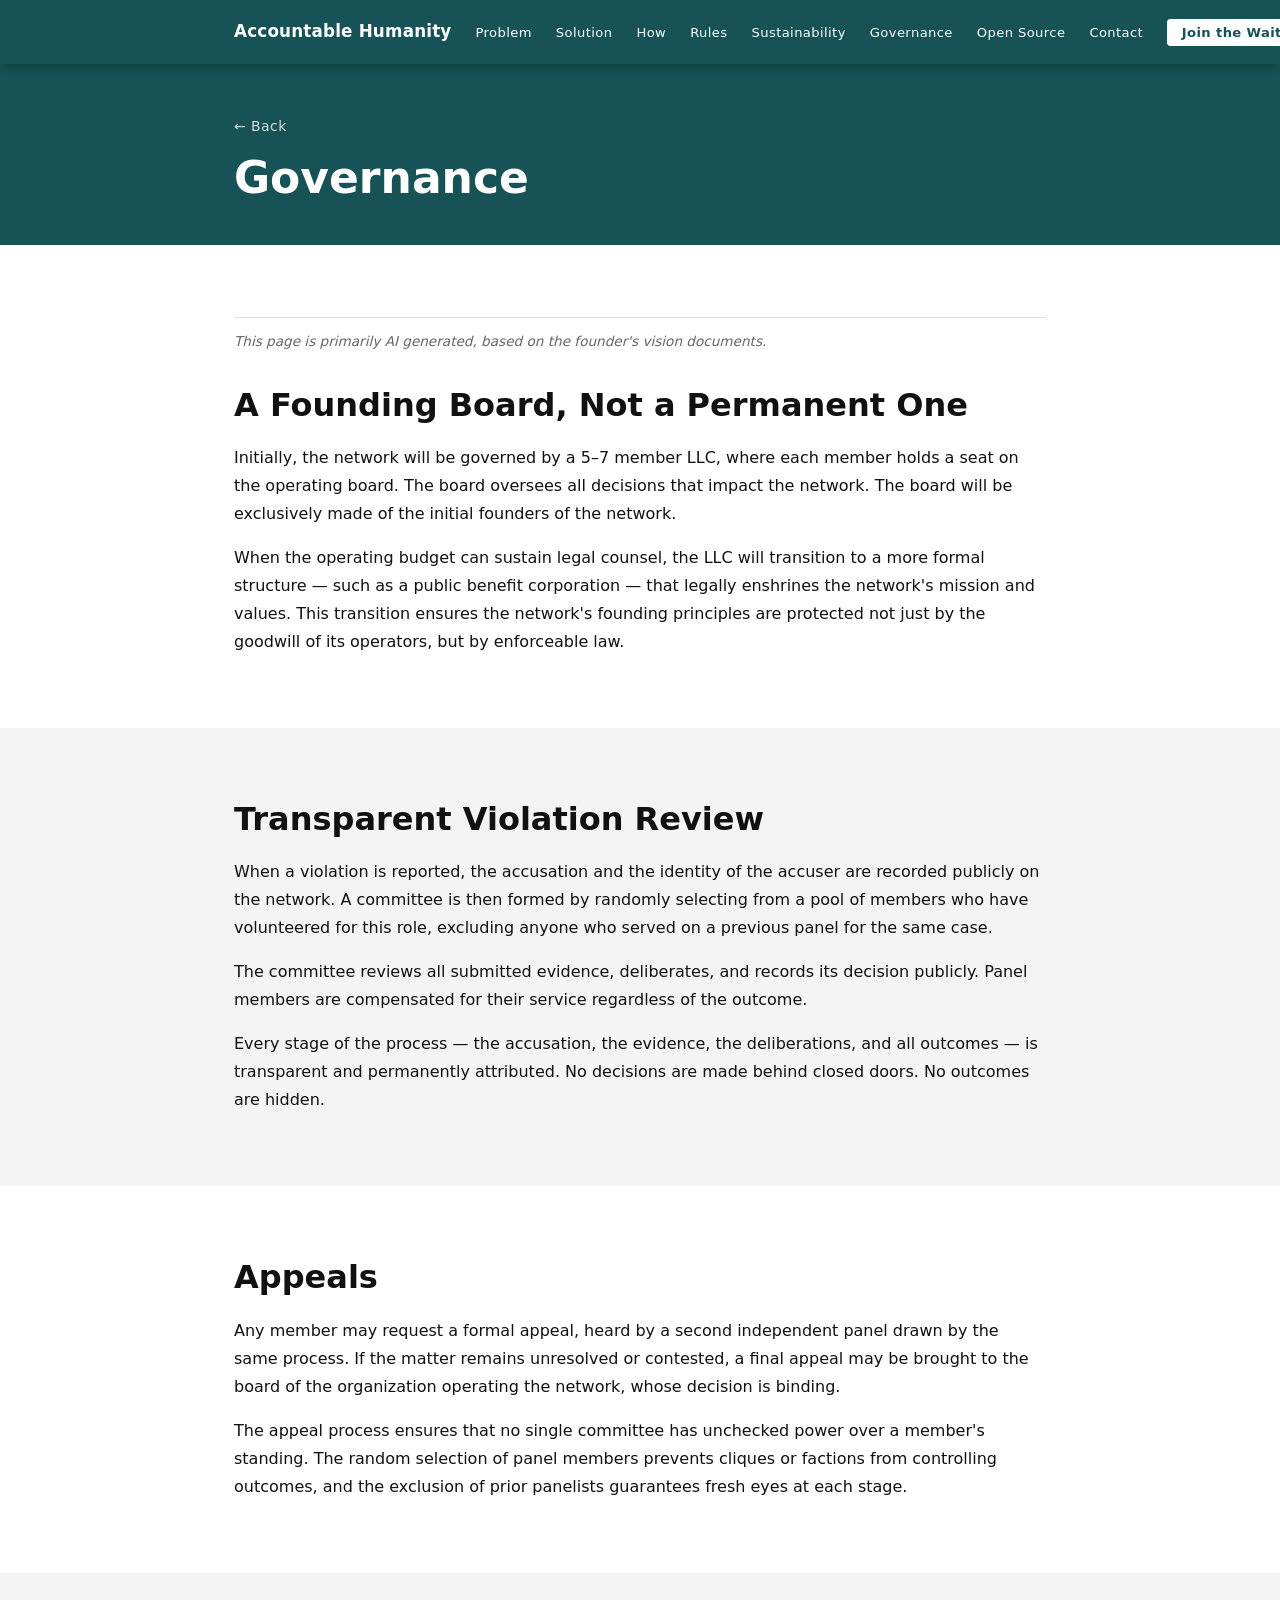
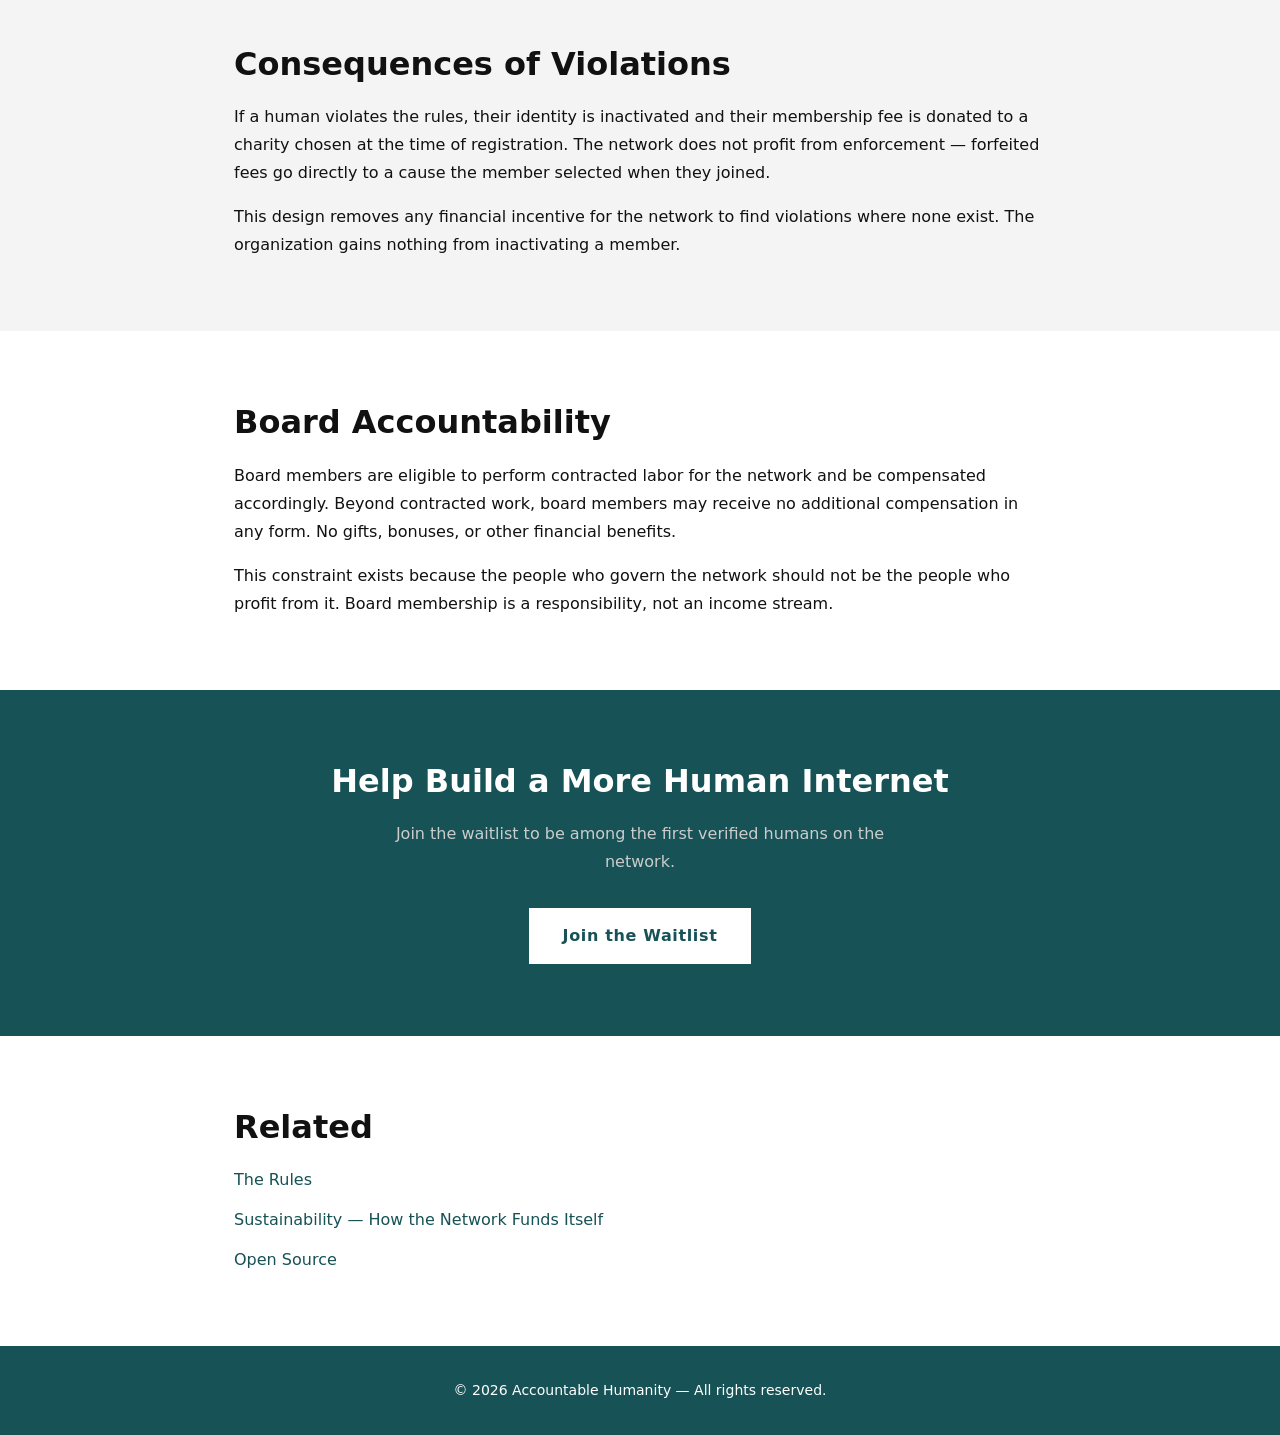
<file: governance/index.html>
<!DOCTYPE html>
<html lang="en">
<head>
  <meta charset="UTF-8" />
  <meta name="viewport" content="width=device-width, initial-scale=1.0" />
  <meta name="theme-color" content="#165256" />
  <title>Governance and Mission Protection &mdash; Accountable Humanity</title>
  <meta name="description" content="A founding board transitioning to a public benefit corporation. Mission and values enshrined in law. Learn about our governance." />
  <link rel="canonical" href="https://www.accountablehumanity.com/governance/" />

  <!-- Open Graph -->
  <meta property="og:title" content="Governance and Mission Protection — Accountable Humanity" />
  <meta property="og:description" content="A founding board transitioning to a public benefit corporation. Mission and values enshrined in law. Learn about our governance." />
  <meta property="og:url" content="https://www.accountablehumanity.com/governance/" />
  <meta property="og:type" content="website" />
  <meta property="og:image" content="https://www.accountablehumanity.com/images/logo.png" />

  <!-- Twitter Card -->
  <meta name="twitter:card" content="summary_large_image" />
  <meta name="twitter:title" content="Governance — Accountable Humanity" />
  <meta name="twitter:description" content="How Accountable Humanity is governed: a founding board transitioning to a public benefit corporation with legally enshrined mission and values." />
  <meta name="twitter:image" content="https://www.accountablehumanity.com/images/logo.png" />

  <!-- Structured Data -->
  <script type="application/ld+json">
  {
    "@context": "https://schema.org",
    "@type": "WebPage",
    "name": "Governance and Mission Protection",
    "description": "A founding board transitioning to a public benefit corporation. Mission and values enshrined in law. Learn about our governance.",
    "url": "https://www.accountablehumanity.com/governance/",
    "isPartOf": {
      "@type": "WebSite",
      "name": "Accountable Humanity",
      "url": "https://www.accountablehumanity.com"
    }
  }
  </script>
  <script type="application/ld+json">
  {
    "@context": "https://schema.org",
    "@type": "BreadcrumbList",
    "itemListElement": [
      {
        "@type": "ListItem",
        "position": 1,
        "name": "Home",
        "item": "https://www.accountablehumanity.com/"
      },
      {
        "@type": "ListItem",
        "position": 2,
        "name": "Governance and Mission Protection",
        "item": "https://www.accountablehumanity.com/governance/"
      }
    ]
  }
  </script>

  <link rel="icon" href="/images/logo.png" type="image/png" />
  <link rel="stylesheet" href="../css/styles.css" />
  <!-- TODO: Add integrity (SRI) hash when Tally provides a versioned embed script URL -->
  <script async src="https://tally.so/widgets/embed.js" crossorigin="anonymous"></script>
</head>
<body>
  <a href="#main-content" class="skip-link">Skip to content</a>

  <header class="site-header" id="site-header">
    <nav class="navbar">
      <a class="nav-brand" href="../">Accountable Humanity</a>
      <button
        class="hamburger"
        id="hamburger"
        aria-label="Open navigation"
        aria-expanded="false"
        aria-controls="nav-menu"
      >
        <span class="bar"></span>
        <span class="bar"></span>
        <span class="bar"></span>
      </button>
      <ul class="nav-menu" id="nav-menu" role="list">
        <li><a href="../#problem"        class="nav-link">Problem</a></li>
        <li><a href="../#network"        class="nav-link">Solution</a></li>
        <li><a href="../#how-it-works"   class="nav-link">How</a></li>
        <li><a href="../#rules"          class="nav-link">Rules</a></li>
        <li><a href="../#sustainability" class="nav-link">Sustainability</a></li>
        <li><a href="../#governance"     class="nav-link">Governance</a></li>
        <li><a href="../#open-source"    class="nav-link">Open Source</a></li>
        <li><a href="https://tally.so/r/ZjdMXo" class="nav-link" data-tally-open="ZjdMXo" data-tally-emoji-text="👋" data-tally-emoji-animation="wave">Contact</a></li>
        <li><a href="https://tally.so/r/Zjddr5" class="nav-link nav-link--cta" data-tally-open="Zjddr5" data-tally-emoji-text="👋" data-tally-emoji-animation="wave">Join the Waitlist</a></li>
      </ul>
    </nav>
  </header>

  <main id="main-content">
    <section class="page-hero">
      <div class="container">
        <a href="../" class="back-link">&larr; Back</a>
        <h1>Governance</h1>
      </div>
    </section>

    <section class="section">
      <div class="container">
        <p class="ai-disclosure"><em>This page is primarily AI generated, based on the founder's vision documents.</em></p>
        <h2>A Founding Board, Not a Permanent One</h2>
        <p>Initially, the network will be governed by a 5&ndash;7 member LLC, where each member holds a seat on the operating board. The board oversees all decisions that impact the network. The board will be exclusively made of the initial founders of the network.</p>
        <p>When the operating budget can sustain legal counsel, the LLC will transition to a more formal structure &mdash; such as a public benefit corporation &mdash; that legally enshrines the network's mission and values. This transition ensures the network's founding principles are protected not just by the goodwill of its operators, but by enforceable law.</p>
      </div>
    </section>

    <section class="section section--alt">
      <div class="container">
        <h2>Transparent Violation Review</h2>
        <p>When a violation is reported, the accusation and the identity of the accuser are recorded publicly on the network. A committee is then formed by randomly selecting from a pool of members who have volunteered for this role, excluding anyone who served on a previous panel for the same case.</p>
        <p>The committee reviews all submitted evidence, deliberates, and records its decision publicly. Panel members are compensated for their service regardless of the outcome.</p>
        <p>Every stage of the process &mdash; the accusation, the evidence, the deliberations, and all outcomes &mdash; is transparent and permanently attributed. No decisions are made behind closed doors. No outcomes are hidden.</p>
      </div>
    </section>

    <section class="section">
      <div class="container">
        <h2>Appeals</h2>
        <p>Any member may request a formal appeal, heard by a second independent panel drawn by the same process. If the matter remains unresolved or contested, a final appeal may be brought to the board of the organization operating the network, whose decision is binding.</p>
        <p>The appeal process ensures that no single committee has unchecked power over a member's standing. The random selection of panel members prevents cliques or factions from controlling outcomes, and the exclusion of prior panelists guarantees fresh eyes at each stage.</p>
      </div>
    </section>

    <section class="section section--alt">
      <div class="container">
        <h2>Consequences of Violations</h2>
        <p>If a human violates the rules, their identity is inactivated and their membership fee is donated to a charity chosen at the time of registration. The network does not profit from enforcement &mdash; forfeited fees go directly to a cause the member selected when they joined.</p>
        <p>This design removes any financial incentive for the network to find violations where none exist. The organization gains nothing from inactivating a member.</p>
      </div>
    </section>

    <section class="section">
      <div class="container">
        <h2>Board Accountability</h2>
        <p>Board members are eligible to perform contracted labor for the network and be compensated accordingly. Beyond contracted work, board members may receive no additional compensation in any form. No gifts, bonuses, or other financial benefits.</p>
        <p>This constraint exists because the people who govern the network should not be the people who profit from it. Board membership is a responsibility, not an income stream.</p>
      </div>
    </section>

    <section class="section section--cta">
      <div class="container cta-center">
        <h2>Help Build a More Human Internet</h2>
        <p class="cta-sub">Join the waitlist to be among the first verified humans on the network.</p>
        <a href="https://tally.so/r/Zjddr5" class="btn btn--waitlist" data-tally-open="Zjddr5" data-tally-emoji-text="👋" data-tally-emoji-animation="wave">Join the Waitlist</a>
      </div>
    </section>

    <section class="section">
      <div class="container">
        <h2>Related</h2>
        <ul class="related-links">
          <li><a href="../the-rules/">The Rules</a></li>
          <li><a href="../sustainability/">Sustainability &mdash; How the Network Funds Itself</a></li>
          <li><a href="../open-source/">Open Source</a></li>
        </ul>
      </div>
    </section>
  </main>

  <footer class="site-footer">
    <div class="container">
      <p>&copy; 2026 Accountable Humanity &mdash; All rights reserved.</p>
    </div>
  </footer>

  <script src="../js/main.js"></script>
</body>
</html>
</file>
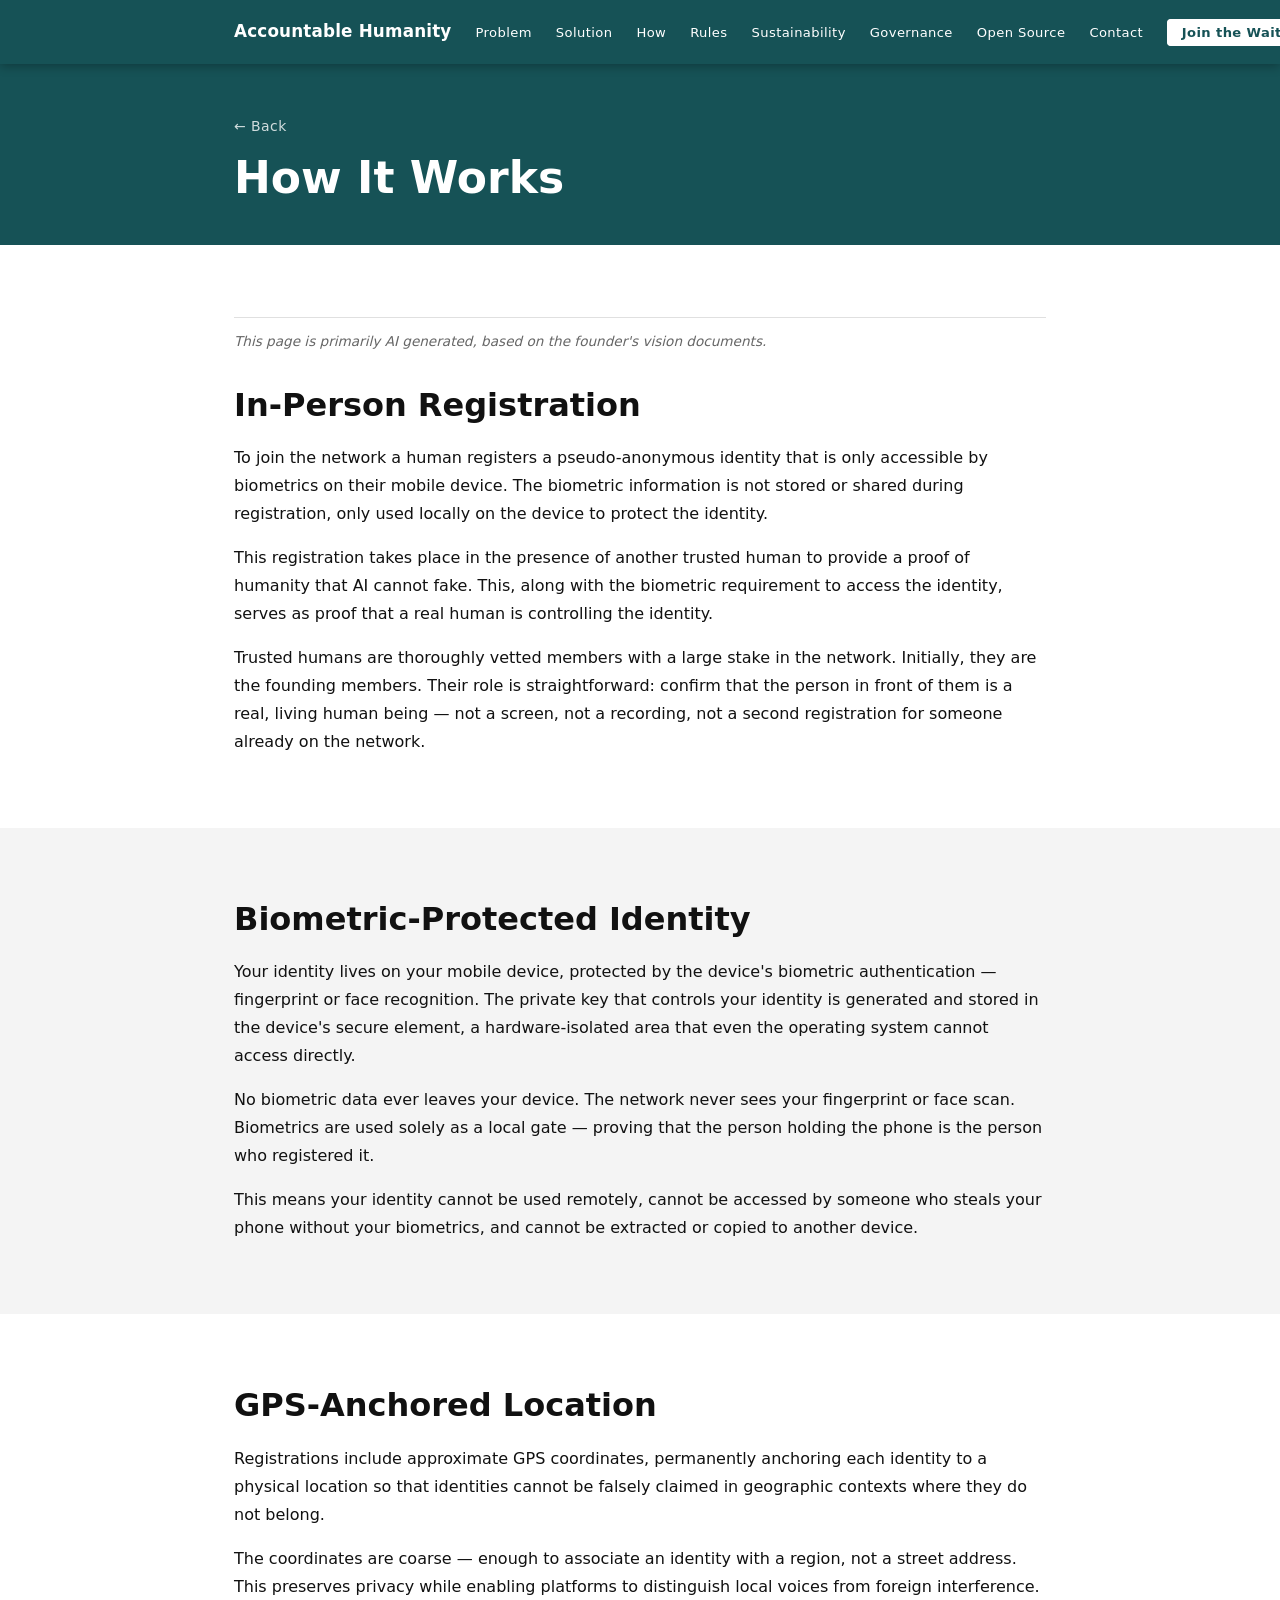
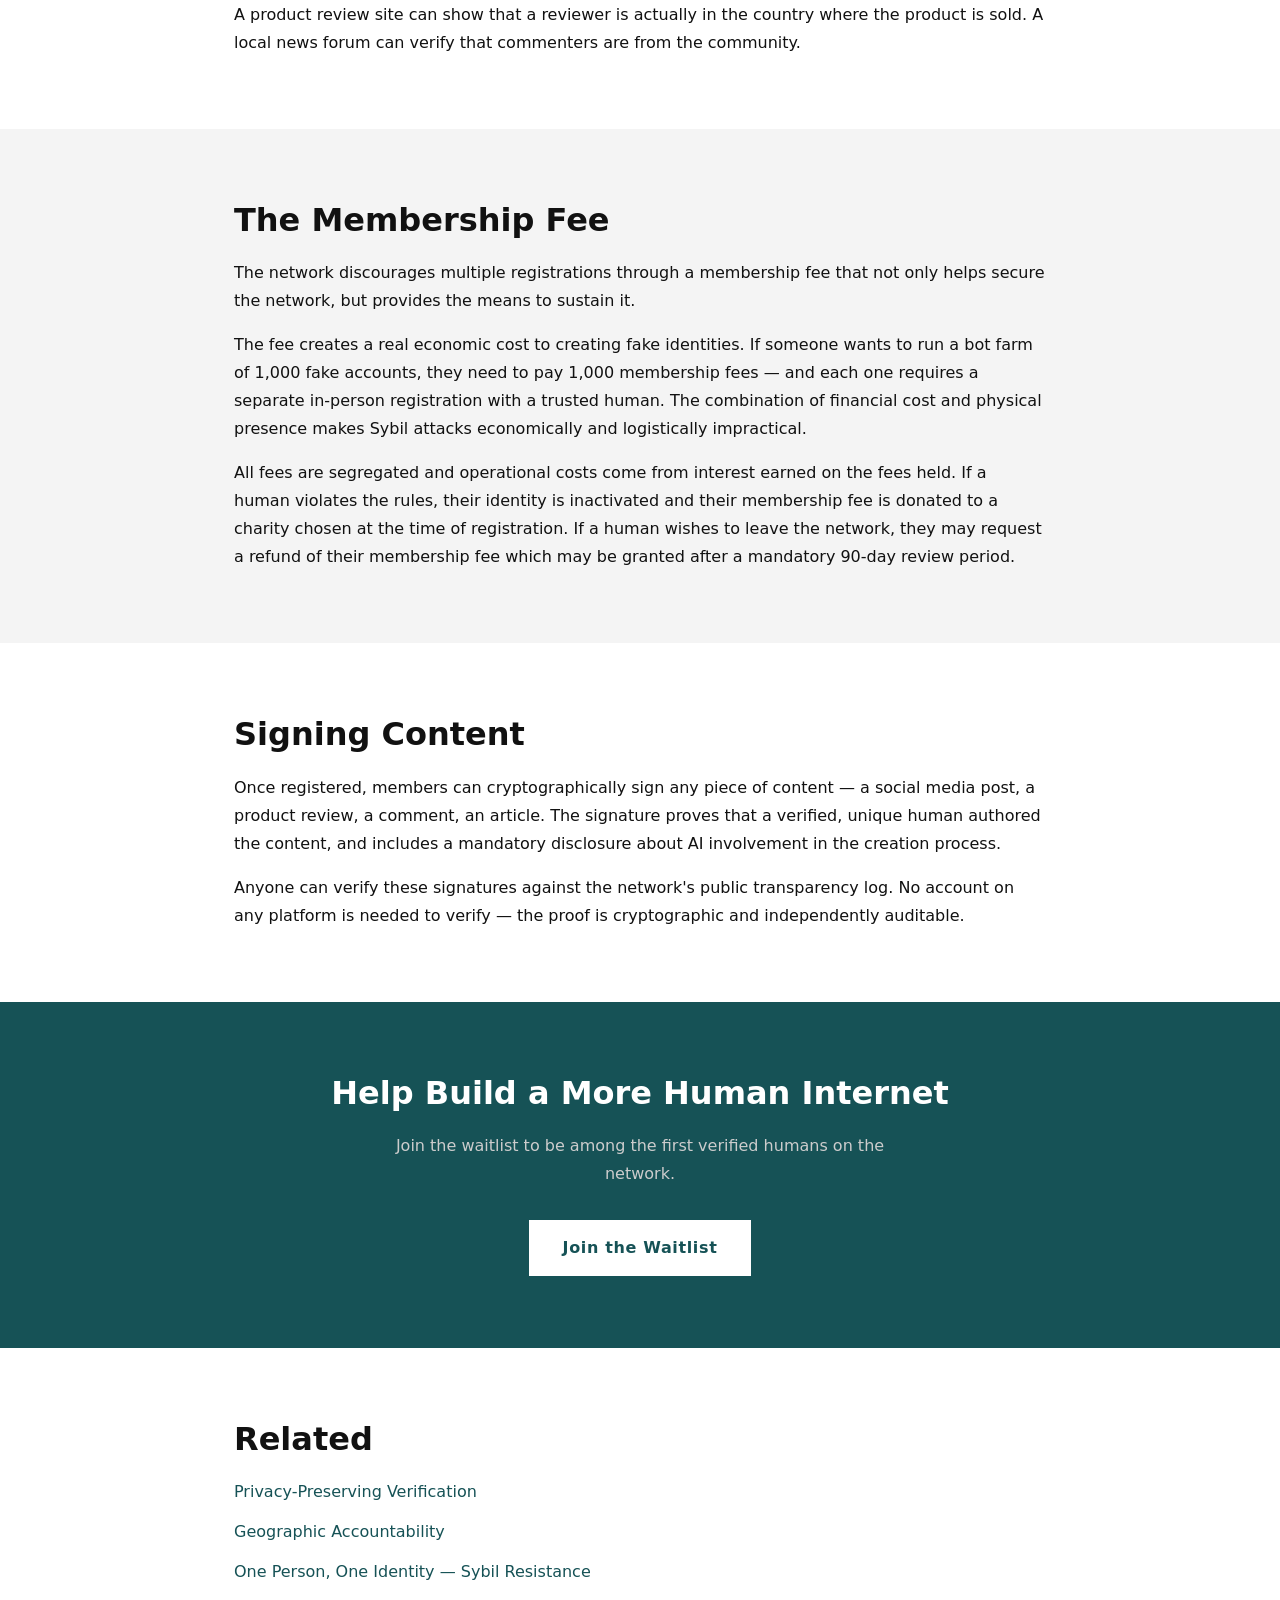
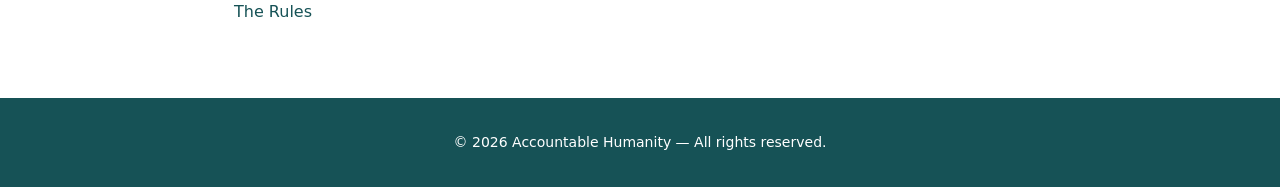
<file: how-it-works/index.html>
<!DOCTYPE html>
<html lang="en">
<head>
  <meta charset="UTF-8" />
  <meta name="viewport" content="width=device-width, initial-scale=1.0" />
  <meta name="theme-color" content="#165256" />
  <title>How Human Verification Works &mdash; Accountable Humanity</title>
  <meta name="description" content="In-person verification, biometric device binding, and GPS anchoring create Sybil-resistant identities. See how it works." />
  <link rel="canonical" href="https://www.accountablehumanity.com/how-it-works/" />

  <!-- Open Graph -->
  <meta property="og:title" content="How Human Verification Works — Accountable Humanity" />
  <meta property="og:description" content="In-person verification, biometric device binding, and GPS anchoring create Sybil-resistant identities. See how it works." />
  <meta property="og:url" content="https://www.accountablehumanity.com/how-it-works/" />
  <meta property="og:type" content="website" />
  <meta property="og:image" content="https://www.accountablehumanity.com/images/logo.png" />

  <!-- Twitter Card -->
  <meta name="twitter:card" content="summary_large_image" />
  <meta name="twitter:title" content="How It Works — Accountable Humanity" />
  <meta name="twitter:description" content="Learn how Accountable Humanity verifies real humans through in-person registration, biometric-protected identities, GPS anchoring, and a membership fee that secures the network." />
  <meta name="twitter:image" content="https://www.accountablehumanity.com/images/logo.png" />

  <!-- Structured Data -->
  <script type="application/ld+json">
  {
    "@context": "https://schema.org",
    "@type": "WebPage",
    "name": "How Human Verification Works",
    "description": "In-person verification, biometric device binding, and GPS anchoring create Sybil-resistant identities. See how it works.",
    "url": "https://www.accountablehumanity.com/how-it-works/",
    "isPartOf": {
      "@type": "WebSite",
      "name": "Accountable Humanity",
      "url": "https://www.accountablehumanity.com"
    }
  }
  </script>
  <script type="application/ld+json">
  {
    "@context": "https://schema.org",
    "@type": "BreadcrumbList",
    "itemListElement": [
      {
        "@type": "ListItem",
        "position": 1,
        "name": "Home",
        "item": "https://www.accountablehumanity.com/"
      },
      {
        "@type": "ListItem",
        "position": 2,
        "name": "How Human Verification Works",
        "item": "https://www.accountablehumanity.com/how-it-works/"
      }
    ]
  }
  </script>

  <link rel="icon" href="/images/logo.png" type="image/png" />
  <link rel="stylesheet" href="../css/styles.css" />
  <!-- TODO: Add integrity (SRI) hash when Tally provides a versioned embed script URL -->
  <script async src="https://tally.so/widgets/embed.js" crossorigin="anonymous"></script>
</head>
<body>
  <a href="#main-content" class="skip-link">Skip to content</a>

  <header class="site-header" id="site-header">
    <nav class="navbar">
      <a class="nav-brand" href="../">Accountable Humanity</a>
      <button
        class="hamburger"
        id="hamburger"
        aria-label="Open navigation"
        aria-expanded="false"
        aria-controls="nav-menu"
      >
        <span class="bar"></span>
        <span class="bar"></span>
        <span class="bar"></span>
      </button>
      <ul class="nav-menu" id="nav-menu" role="list">
        <li><a href="../#problem"        class="nav-link">Problem</a></li>
        <li><a href="../#network"        class="nav-link">Solution</a></li>
        <li><a href="../#how-it-works"   class="nav-link">How</a></li>
        <li><a href="../#rules"          class="nav-link">Rules</a></li>
        <li><a href="../#sustainability" class="nav-link">Sustainability</a></li>
        <li><a href="../#governance"     class="nav-link">Governance</a></li>
        <li><a href="../#open-source"    class="nav-link">Open Source</a></li>
        <li><a href="https://tally.so/r/ZjdMXo" class="nav-link" data-tally-open="ZjdMXo" data-tally-emoji-text="👋" data-tally-emoji-animation="wave">Contact</a></li>
        <li><a href="https://tally.so/r/Zjddr5" class="nav-link nav-link--cta" data-tally-open="Zjddr5" data-tally-emoji-text="👋" data-tally-emoji-animation="wave">Join the Waitlist</a></li>
      </ul>
    </nav>
  </header>

  <main id="main-content">
    <section class="page-hero">
      <div class="container">
        <a href="../" class="back-link">&larr; Back</a>
        <h1>How It Works</h1>
      </div>
    </section>

    <section class="section">
      <div class="container">
        <p class="ai-disclosure"><em>This page is primarily AI generated, based on the founder's vision documents.</em></p>
        <h2>In-Person Registration</h2>
        <p>To join the network a human registers a pseudo-anonymous identity that is only accessible by biometrics on their mobile device. The biometric information is not stored or shared during registration, only used locally on the device to protect the identity.</p>
        <p>This registration takes place in the presence of another trusted human to provide a proof of humanity that AI cannot fake. This, along with the biometric requirement to access the identity, serves as proof that a real human is controlling the identity.</p>
        <p>Trusted humans are thoroughly vetted members with a large stake in the network. Initially, they are the founding members. Their role is straightforward: confirm that the person in front of them is a real, living human being &mdash; not a screen, not a recording, not a second registration for someone already on the network.</p>
      </div>
    </section>

    <section class="section section--alt">
      <div class="container">
        <h2>Biometric-Protected Identity</h2>
        <p>Your identity lives on your mobile device, protected by the device's biometric authentication &mdash; fingerprint or face recognition. The private key that controls your identity is generated and stored in the device's secure element, a hardware-isolated area that even the operating system cannot access directly.</p>
        <p>No biometric data ever leaves your device. The network never sees your fingerprint or face scan. Biometrics are used solely as a local gate &mdash; proving that the person holding the phone is the person who registered it.</p>
        <p>This means your identity cannot be used remotely, cannot be accessed by someone who steals your phone without your biometrics, and cannot be extracted or copied to another device.</p>
      </div>
    </section>

    <section class="section">
      <div class="container">
        <h2>GPS-Anchored Location</h2>
        <p>Registrations include approximate GPS coordinates, permanently anchoring each identity to a physical location so that identities cannot be falsely claimed in geographic contexts where they do not belong.</p>
        <p>The coordinates are coarse &mdash; enough to associate an identity with a region, not a street address. This preserves privacy while enabling platforms to distinguish local voices from foreign interference. A product review site can show that a reviewer is actually in the country where the product is sold. A local news forum can verify that commenters are from the community.</p>
      </div>
    </section>

    <section class="section section--alt">
      <div class="container">
        <h2>The Membership Fee</h2>
        <p>The network discourages multiple registrations through a membership fee that not only helps secure the network, but provides the means to sustain it.</p>
        <p>The fee creates a real economic cost to creating fake identities. If someone wants to run a bot farm of 1,000 fake accounts, they need to pay 1,000 membership fees &mdash; and each one requires a separate in-person registration with a trusted human. The combination of financial cost and physical presence makes Sybil attacks economically and logistically impractical.</p>
        <p>All fees are segregated and operational costs come from interest earned on the fees held. If a human violates the rules, their identity is inactivated and their membership fee is donated to a charity chosen at the time of registration. If a human wishes to leave the network, they may request a refund of their membership fee which may be granted after a mandatory 90-day review period.</p>
      </div>
    </section>

    <section class="section">
      <div class="container">
        <h2>Signing Content</h2>
        <p>Once registered, members can cryptographically sign any piece of content &mdash; a social media post, a product review, a comment, an article. The signature proves that a verified, unique human authored the content, and includes a mandatory disclosure about AI involvement in the creation process.</p>
        <p>Anyone can verify these signatures against the network's public transparency log. No account on any platform is needed to verify &mdash; the proof is cryptographic and independently auditable.</p>
      </div>
    </section>

    <section class="section section--cta">
      <div class="container cta-center">
        <h2>Help Build a More Human Internet</h2>
        <p class="cta-sub">Join the waitlist to be among the first verified humans on the network.</p>
        <a href="https://tally.so/r/Zjddr5" class="btn btn--waitlist" data-tally-open="Zjddr5" data-tally-emoji-text="👋" data-tally-emoji-animation="wave">Join the Waitlist</a>
      </div>
    </section>

    <section class="section">
      <div class="container">
        <h2>Related</h2>
        <ul class="related-links">
          <li><a href="../privacy/">Privacy-Preserving Verification</a></li>
          <li><a href="../geographic-accountability/">Geographic Accountability</a></li>
          <li><a href="../one-person-one-identity/">One Person, One Identity &mdash; Sybil Resistance</a></li>
          <li><a href="../the-rules/">The Rules</a></li>
        </ul>
      </div>
    </section>
  </main>

  <footer class="site-footer">
    <div class="container">
      <p>&copy; 2026 Accountable Humanity &mdash; All rights reserved.</p>
    </div>
  </footer>

  <script src="../js/main.js"></script>
</body>
</html>
</file>
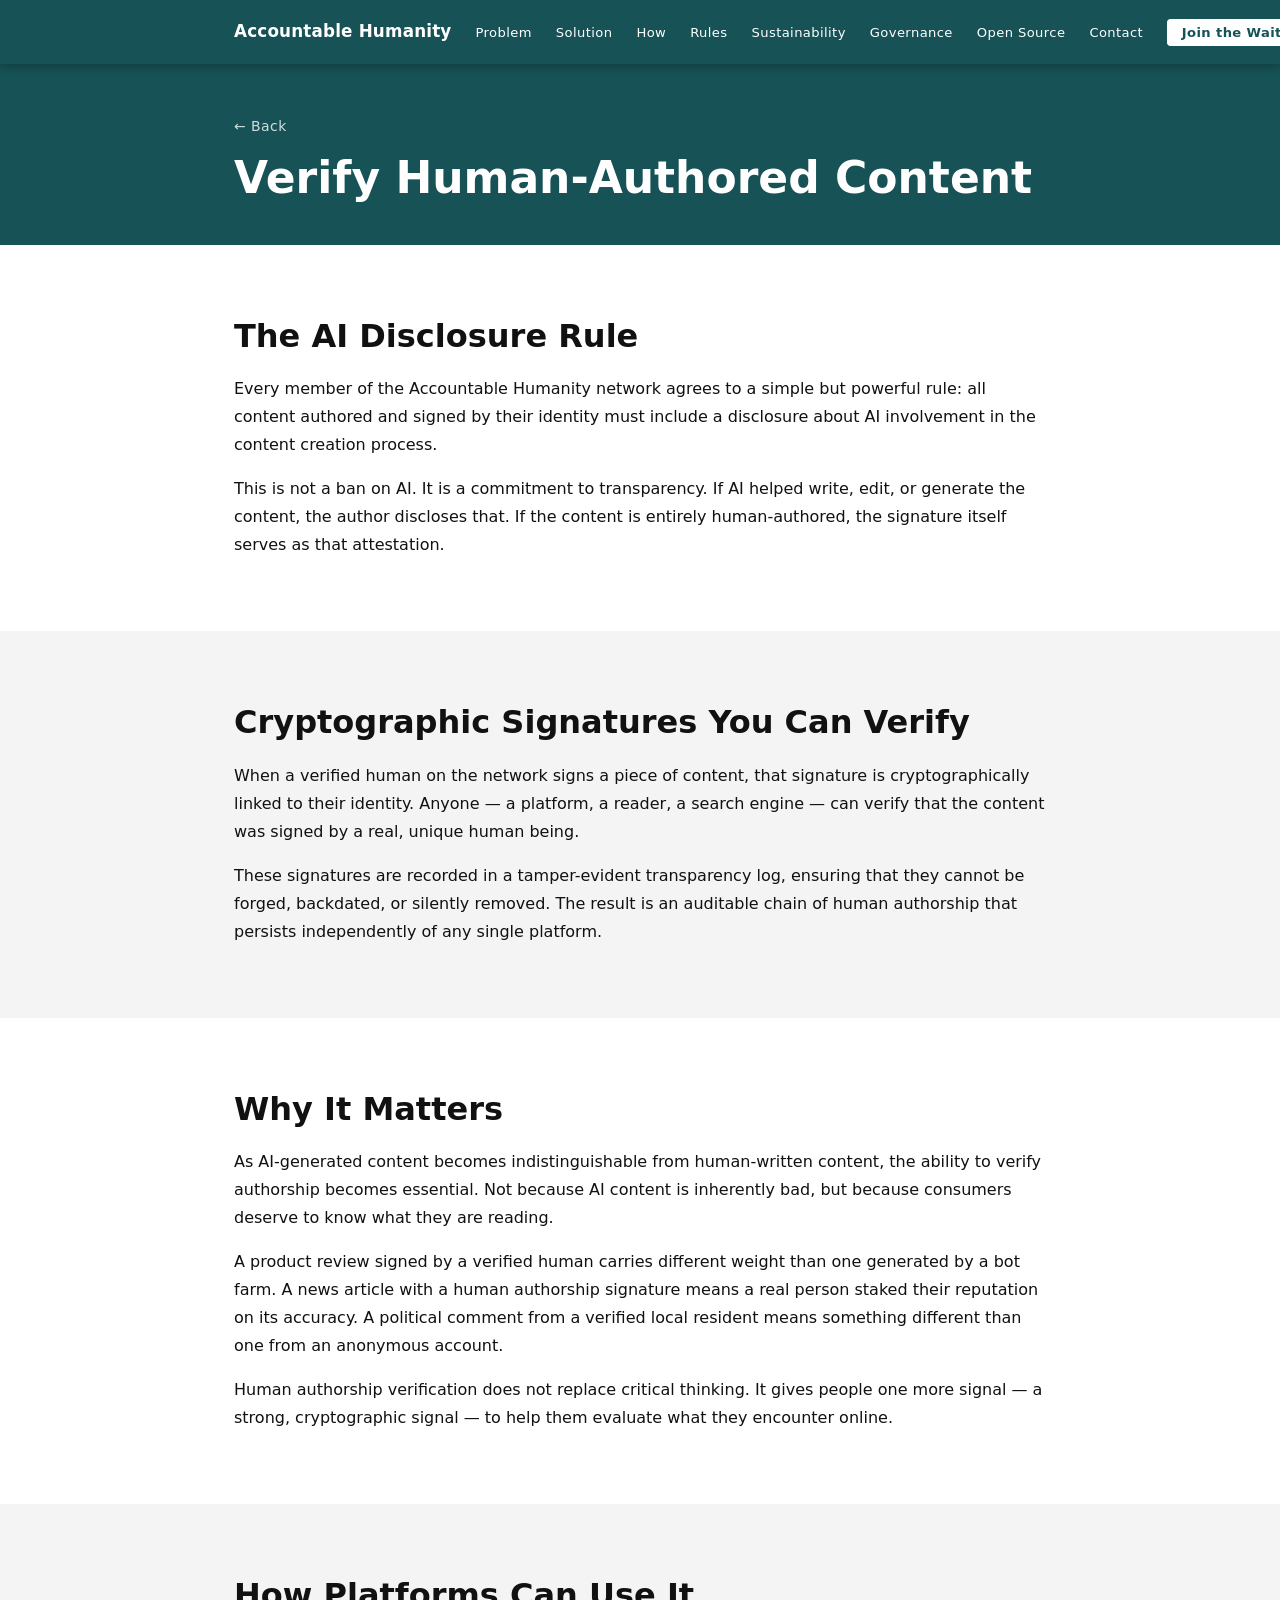
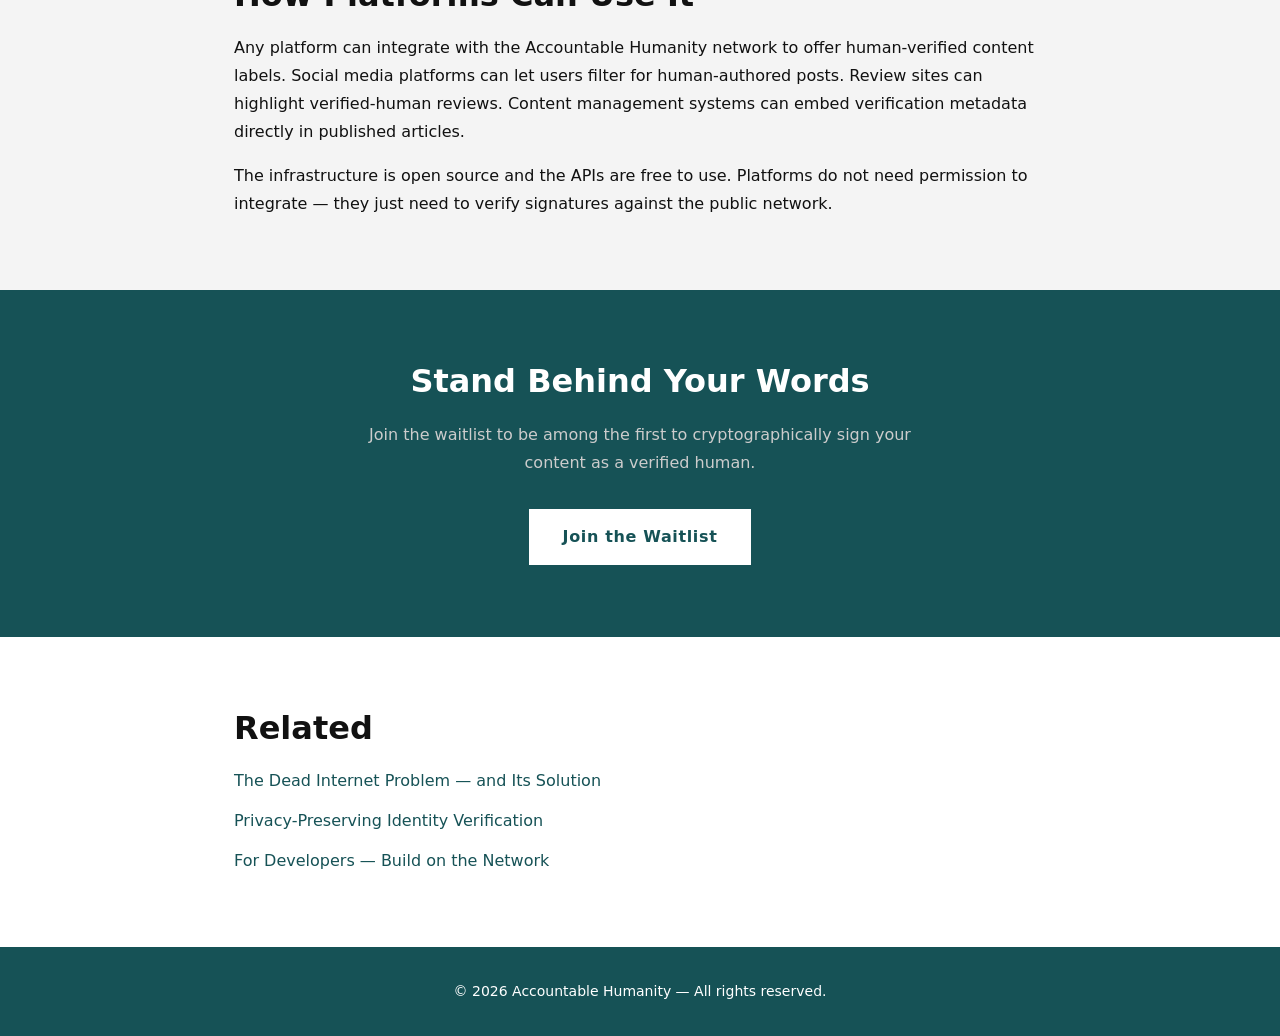
<file: human-content/index.html>
<!DOCTYPE html>
<html lang="en">
<head>
  <meta charset="UTF-8" />
  <meta name="viewport" content="width=device-width, initial-scale=1.0" />
  <meta name="theme-color" content="#165256" />
  <title>Verify Human-Written Content &mdash; Accountable Humanity</title>
  <meta name="description" content="Cryptographically verify content was written by a real human. Mandatory AI disclosure and digital signatures. Join the network." />
  <link rel="canonical" href="https://www.accountablehumanity.com/human-content/" />

  <!-- Open Graph -->
  <meta property="og:title" content="Verify Human-Written Content — Accountable Humanity" />
  <meta property="og:description" content="Cryptographically verify content was written by a real human. Mandatory AI disclosure and digital signatures. Join the network." />
  <meta property="og:url" content="https://www.accountablehumanity.com/human-content/" />
  <meta property="og:type" content="website" />
  <meta property="og:image" content="https://www.accountablehumanity.com/images/logo.png" />

  <!-- Twitter Card -->
  <meta name="twitter:card" content="summary_large_image" />
  <meta name="twitter:title" content="Verify Human-Written Content — Accountable Humanity" />
  <meta name="twitter:description" content="Cryptographically verify that content was written by a real human. Mandatory AI disclosure and transparent authorship for the age of generative AI." />
  <meta name="twitter:image" content="https://www.accountablehumanity.com/images/logo.png" />

  <!-- Structured Data -->
  <script type="application/ld+json">
  {
    "@context": "https://schema.org",
    "@type": "WebPage",
    "name": "Verify Human-Written Content",
    "description": "Cryptographically verify content was written by a real human. Mandatory AI disclosure and digital signatures. Join the network.",
    "url": "https://www.accountablehumanity.com/human-content/",
    "isPartOf": {
      "@type": "WebSite",
      "name": "Accountable Humanity",
      "url": "https://www.accountablehumanity.com"
    }
  }
  </script>
  <script type="application/ld+json">
  {
    "@context": "https://schema.org",
    "@type": "BreadcrumbList",
    "itemListElement": [
      {
        "@type": "ListItem",
        "position": 1,
        "name": "Home",
        "item": "https://www.accountablehumanity.com/"
      },
      {
        "@type": "ListItem",
        "position": 2,
        "name": "Verify Human-Written Content",
        "item": "https://www.accountablehumanity.com/human-content/"
      }
    ]
  }
  </script>

  <link rel="icon" href="/images/logo.png" type="image/png" />
  <link rel="stylesheet" href="../css/styles.css" />
  <!-- TODO: Add integrity (SRI) hash when Tally provides a versioned embed script URL -->
  <script async src="https://tally.so/widgets/embed.js" crossorigin="anonymous"></script>
</head>
<body>
  <a href="#main-content" class="skip-link">Skip to content</a>

  <header class="site-header" id="site-header">
    <nav class="navbar">
      <a class="nav-brand" href="../">Accountable Humanity</a>
      <button
        class="hamburger"
        id="hamburger"
        aria-label="Open navigation"
        aria-expanded="false"
        aria-controls="nav-menu"
      >
        <span class="bar"></span>
        <span class="bar"></span>
        <span class="bar"></span>
      </button>
      <ul class="nav-menu" id="nav-menu" role="list">
        <li><a href="../#problem"        class="nav-link">Problem</a></li>
        <li><a href="../#network"        class="nav-link">Solution</a></li>
        <li><a href="../#how-it-works"   class="nav-link">How</a></li>
        <li><a href="../#rules"          class="nav-link">Rules</a></li>
        <li><a href="../#sustainability" class="nav-link">Sustainability</a></li>
        <li><a href="../#governance"     class="nav-link">Governance</a></li>
        <li><a href="../#open-source"    class="nav-link">Open Source</a></li>
        <li><a href="https://tally.so/r/ZjdMXo" class="nav-link" data-tally-open="ZjdMXo" data-tally-emoji-text="👋" data-tally-emoji-animation="wave">Contact</a></li>
        <li><a href="https://tally.so/r/Zjddr5" class="nav-link nav-link--cta" data-tally-open="Zjddr5" data-tally-emoji-text="👋" data-tally-emoji-animation="wave">Join the Waitlist</a></li>
      </ul>
    </nav>
  </header>

  <main id="main-content">
    <section class="page-hero">
      <div class="container">
        <a href="../" class="back-link">&larr; Back</a>
        <h1>Verify Human-Authored Content</h1>
      </div>
    </section>

    <section class="section">
      <div class="container">
        <h2>The AI Disclosure Rule</h2>
        <p>Every member of the Accountable Humanity network agrees to a simple but powerful rule: all content authored and signed by their identity must include a disclosure about AI involvement in the content creation process.</p>
        <p>This is not a ban on AI. It is a commitment to transparency. If AI helped write, edit, or generate the content, the author discloses that. If the content is entirely human-authored, the signature itself serves as that attestation.</p>
      </div>
    </section>

    <section class="section section--alt">
      <div class="container">
        <h2>Cryptographic Signatures You Can Verify</h2>
        <p>When a verified human on the network signs a piece of content, that signature is cryptographically linked to their identity. Anyone — a platform, a reader, a search engine — can verify that the content was signed by a real, unique human being.</p>
        <p>These signatures are recorded in a tamper-evident transparency log, ensuring that they cannot be forged, backdated, or silently removed. The result is an auditable chain of human authorship that persists independently of any single platform.</p>
      </div>
    </section>

    <section class="section">
      <div class="container">
        <h2>Why It Matters</h2>
        <p>As AI-generated content becomes indistinguishable from human-written content, the ability to verify authorship becomes essential. Not because AI content is inherently bad, but because consumers deserve to know what they are reading.</p>
        <p>A product review signed by a verified human carries different weight than one generated by a bot farm. A news article with a human authorship signature means a real person staked their reputation on its accuracy. A political comment from a verified local resident means something different than one from an anonymous account.</p>
        <p>Human authorship verification does not replace critical thinking. It gives people one more signal — a strong, cryptographic signal — to help them evaluate what they encounter online.</p>
      </div>
    </section>

    <section class="section section--alt">
      <div class="container">
        <h2>How Platforms Can Use It</h2>
        <p>Any platform can integrate with the Accountable Humanity network to offer human-verified content labels. Social media platforms can let users filter for human-authored posts. Review sites can highlight verified-human reviews. Content management systems can embed verification metadata directly in published articles.</p>
        <p>The infrastructure is open source and the APIs are free to use. Platforms do not need permission to integrate — they just need to verify signatures against the public network.</p>
      </div>
    </section>

    <section class="section section--cta">
      <div class="container cta-center">
        <h2>Stand Behind Your Words</h2>
        <p class="cta-sub">Join the waitlist to be among the first to cryptographically sign your content as a verified human.</p>
        <a href="https://tally.so/r/Zjddr5" class="btn btn--waitlist" data-tally-open="Zjddr5" data-tally-emoji-text="👋" data-tally-emoji-animation="wave">Join the Waitlist</a>
      </div>
    </section>

    <section class="section">
      <div class="container">
        <h2>Related</h2>
        <ul class="related-links">
          <li><a href="../bot-free-internet/">The Dead Internet Problem &mdash; and Its Solution</a></li>
          <li><a href="../privacy/">Privacy-Preserving Identity Verification</a></li>
          <li><a href="../developers/">For Developers &mdash; Build on the Network</a></li>
        </ul>
      </div>
    </section>
  </main>

  <footer class="site-footer">
    <div class="container">
      <p>&copy; 2026 Accountable Humanity &mdash; All rights reserved.</p>
    </div>
  </footer>

  <script src="../js/main.js"></script>
</body>
</html>
</file>
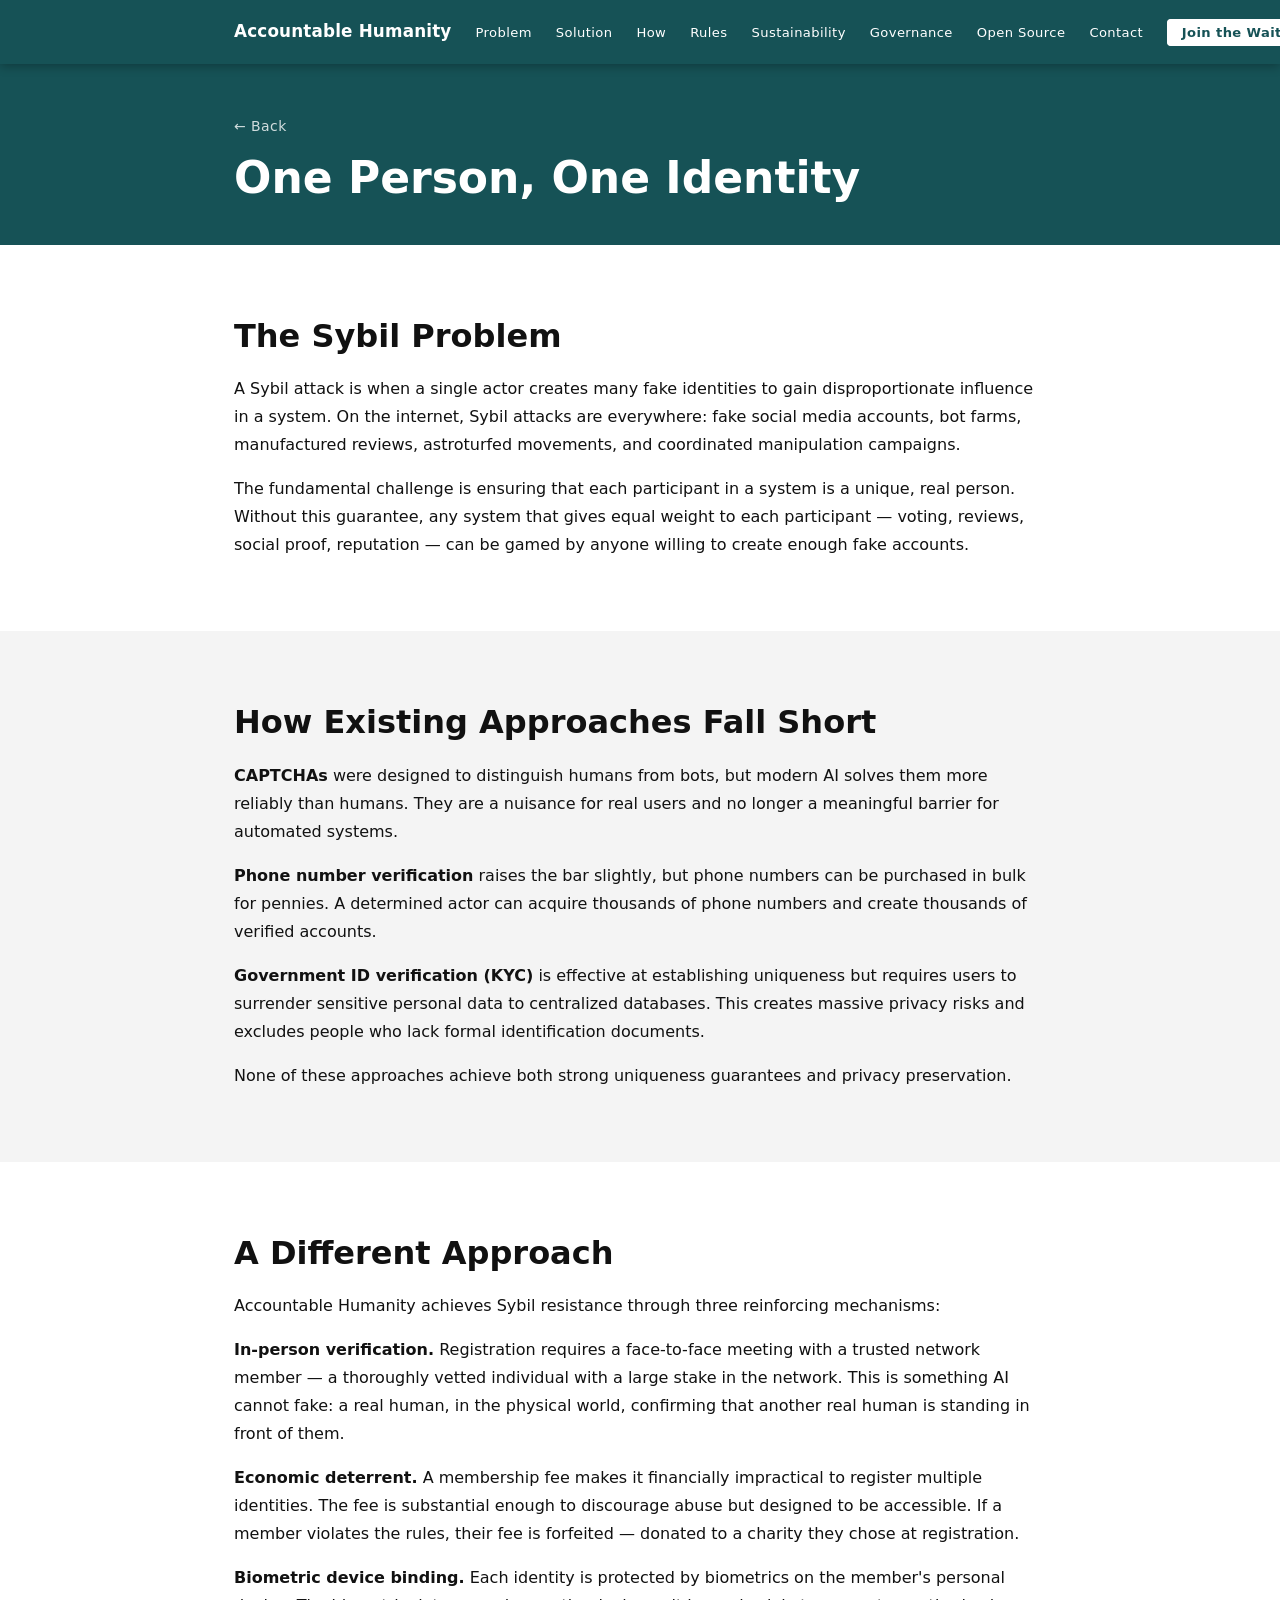
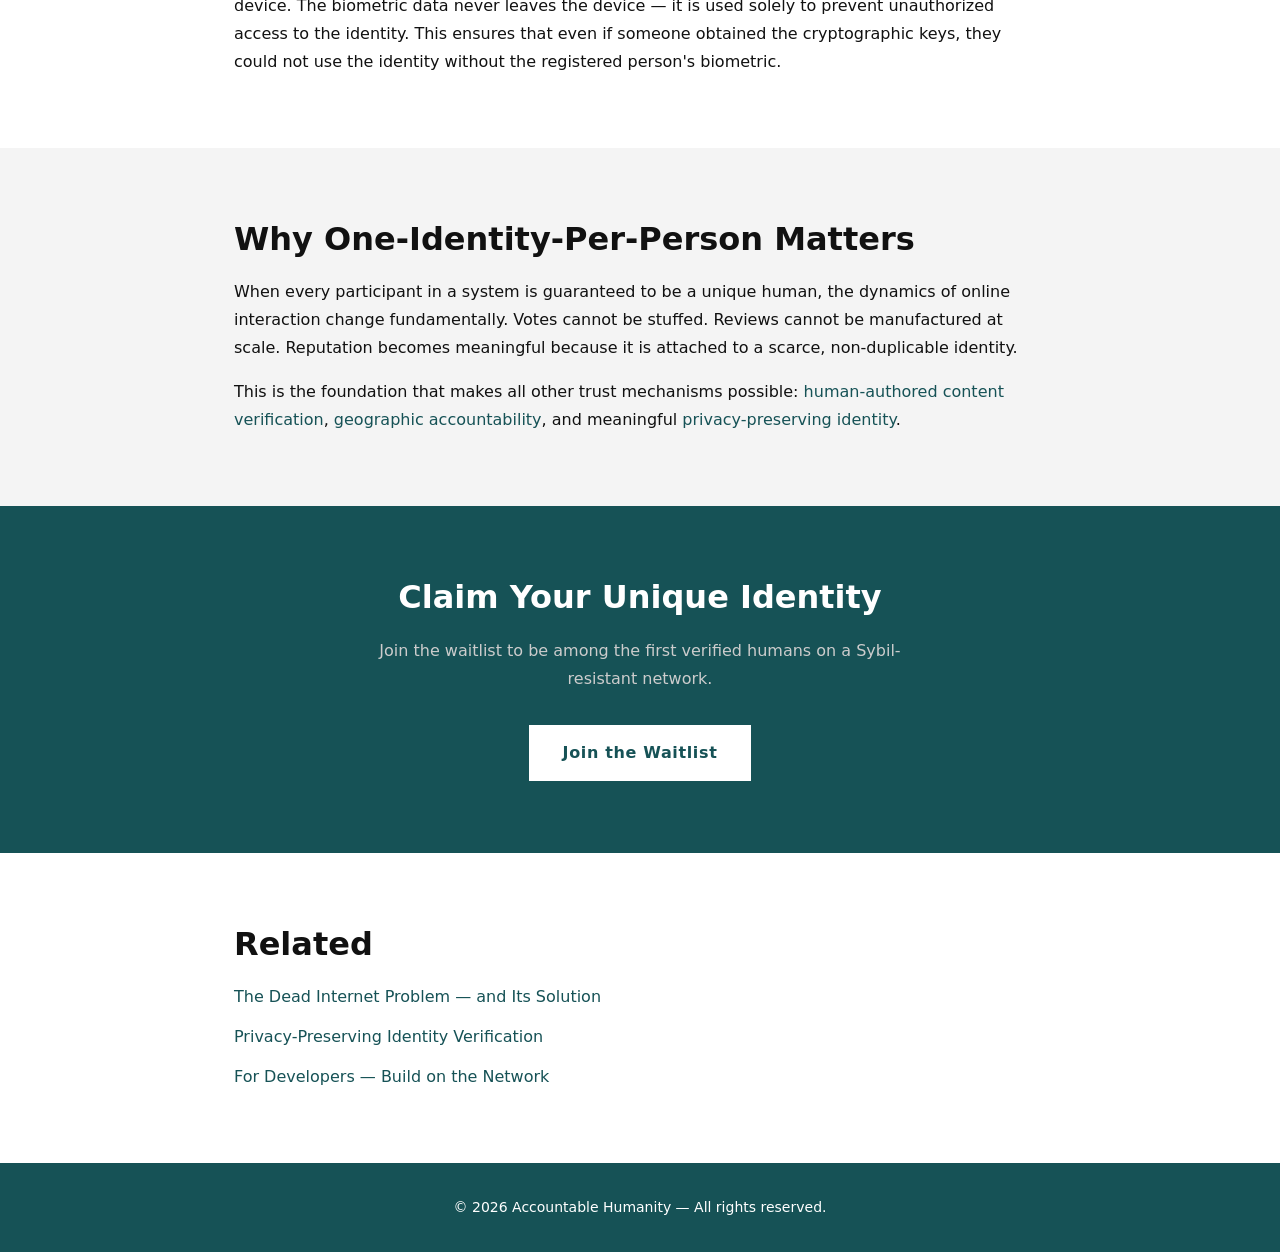
<file: one-person-one-identity/index.html>
<!DOCTYPE html>
<html lang="en">
<head>
  <meta charset="UTF-8" />
  <meta name="viewport" content="width=device-width, initial-scale=1.0" />
  <meta name="theme-color" content="#165256" />
  <title>One Person, One Identity &mdash; Accountable Humanity</title>
  <meta name="description" content="One identity per real human. In-person verification and economic deterrents stop Sybil attacks. Learn how we do it." />
  <link rel="canonical" href="https://www.accountablehumanity.com/one-person-one-identity/" />

  <!-- Open Graph -->
  <meta property="og:title" content="One Person, One Identity — Accountable Humanity" />
  <meta property="og:description" content="One identity per real human. In-person verification and economic deterrents stop Sybil attacks. Learn how we do it." />
  <meta property="og:url" content="https://www.accountablehumanity.com/one-person-one-identity/" />
  <meta property="og:type" content="website" />
  <meta property="og:image" content="https://www.accountablehumanity.com/images/logo.png" />

  <!-- Twitter Card -->
  <meta name="twitter:card" content="summary_large_image" />
  <meta name="twitter:title" content="Sybil-Resistant Identity — One Person, One Identity" />
  <meta name="twitter:description" content="How Accountable Humanity achieves Sybil resistance: in-person verification, economic deterrents, and biometric device binding ensure one identity per person." />
  <meta name="twitter:image" content="https://www.accountablehumanity.com/images/logo.png" />

  <!-- Structured Data -->
  <script type="application/ld+json">
  {
    "@context": "https://schema.org",
    "@type": "WebPage",
    "name": "Sybil-Resistant Identity — One Person, One Identity",
    "description": "One identity per real human. In-person verification and economic deterrents stop Sybil attacks. Learn how we do it.",
    "url": "https://www.accountablehumanity.com/one-person-one-identity/",
    "isPartOf": {
      "@type": "WebSite",
      "name": "Accountable Humanity",
      "url": "https://www.accountablehumanity.com"
    }
  }
  </script>
  <script type="application/ld+json">
  {
    "@context": "https://schema.org",
    "@type": "BreadcrumbList",
    "itemListElement": [
      {
        "@type": "ListItem",
        "position": 1,
        "name": "Home",
        "item": "https://www.accountablehumanity.com/"
      },
      {
        "@type": "ListItem",
        "position": 2,
        "name": "One Person, One Identity",
        "item": "https://www.accountablehumanity.com/one-person-one-identity/"
      }
    ]
  }
  </script>

  <link rel="icon" href="/images/logo.png" type="image/png" />
  <link rel="stylesheet" href="../css/styles.css" />
  <!-- TODO: Add integrity (SRI) hash when Tally provides a versioned embed script URL -->
  <script async src="https://tally.so/widgets/embed.js" crossorigin="anonymous"></script>
</head>
<body>
  <a href="#main-content" class="skip-link">Skip to content</a>

  <header class="site-header" id="site-header">
    <nav class="navbar">
      <a class="nav-brand" href="../">Accountable Humanity</a>
      <button
        class="hamburger"
        id="hamburger"
        aria-label="Open navigation"
        aria-expanded="false"
        aria-controls="nav-menu"
      >
        <span class="bar"></span>
        <span class="bar"></span>
        <span class="bar"></span>
      </button>
      <ul class="nav-menu" id="nav-menu" role="list">
        <li><a href="../#problem"        class="nav-link">Problem</a></li>
        <li><a href="../#network"        class="nav-link">Solution</a></li>
        <li><a href="../#how-it-works"   class="nav-link">How</a></li>
        <li><a href="../#rules"          class="nav-link">Rules</a></li>
        <li><a href="../#sustainability" class="nav-link">Sustainability</a></li>
        <li><a href="../#governance"     class="nav-link">Governance</a></li>
        <li><a href="../#open-source"    class="nav-link">Open Source</a></li>
        <li><a href="https://tally.so/r/ZjdMXo" class="nav-link" data-tally-open="ZjdMXo" data-tally-emoji-text="👋" data-tally-emoji-animation="wave">Contact</a></li>
        <li><a href="https://tally.so/r/Zjddr5" class="nav-link nav-link--cta" data-tally-open="Zjddr5" data-tally-emoji-text="👋" data-tally-emoji-animation="wave">Join the Waitlist</a></li>
      </ul>
    </nav>
  </header>

  <main id="main-content">
    <section class="page-hero">
      <div class="container">
        <a href="../" class="back-link">&larr; Back</a>
        <h1>One Person, One Identity</h1>
      </div>
    </section>

    <section class="section">
      <div class="container">
        <h2>The Sybil Problem</h2>
        <p>A Sybil attack is when a single actor creates many fake identities to gain disproportionate influence in a system. On the internet, Sybil attacks are everywhere: fake social media accounts, bot farms, manufactured reviews, astroturfed movements, and coordinated manipulation campaigns.</p>
        <p>The fundamental challenge is ensuring that each participant in a system is a unique, real person. Without this guarantee, any system that gives equal weight to each participant — voting, reviews, social proof, reputation — can be gamed by anyone willing to create enough fake accounts.</p>
      </div>
    </section>

    <section class="section section--alt">
      <div class="container">
        <h2>How Existing Approaches Fall Short</h2>
        <p><strong>CAPTCHAs</strong> were designed to distinguish humans from bots, but modern AI solves them more reliably than humans. They are a nuisance for real users and no longer a meaningful barrier for automated systems.</p>
        <p><strong>Phone number verification</strong> raises the bar slightly, but phone numbers can be purchased in bulk for pennies. A determined actor can acquire thousands of phone numbers and create thousands of verified accounts.</p>
        <p><strong>Government ID verification (KYC)</strong> is effective at establishing uniqueness but requires users to surrender sensitive personal data to centralized databases. This creates massive privacy risks and excludes people who lack formal identification documents.</p>
        <p>None of these approaches achieve both strong uniqueness guarantees and privacy preservation.</p>
      </div>
    </section>

    <section class="section">
      <div class="container">
        <h2>A Different Approach</h2>
        <p>Accountable Humanity achieves Sybil resistance through three reinforcing mechanisms:</p>
        <p><strong>In-person verification.</strong> Registration requires a face-to-face meeting with a trusted network member — a thoroughly vetted individual with a large stake in the network. This is something AI cannot fake: a real human, in the physical world, confirming that another real human is standing in front of them.</p>
        <p><strong>Economic deterrent.</strong> A membership fee makes it financially impractical to register multiple identities. The fee is substantial enough to discourage abuse but designed to be accessible. If a member violates the rules, their fee is forfeited — donated to a charity they chose at registration.</p>
        <p><strong>Biometric device binding.</strong> Each identity is protected by biometrics on the member's personal device. The biometric data never leaves the device — it is used solely to prevent unauthorized access to the identity. This ensures that even if someone obtained the cryptographic keys, they could not use the identity without the registered person's biometric.</p>
      </div>
    </section>

    <section class="section section--alt">
      <div class="container">
        <h2>Why One-Identity-Per-Person Matters</h2>
        <p>When every participant in a system is guaranteed to be a unique human, the dynamics of online interaction change fundamentally. Votes cannot be stuffed. Reviews cannot be manufactured at scale. Reputation becomes meaningful because it is attached to a scarce, non-duplicable identity.</p>
        <p>This is the foundation that makes all other trust mechanisms possible: <a href="../human-content/">human-authored content verification</a>, <a href="../geographic-accountability/">geographic accountability</a>, and meaningful <a href="../privacy/">privacy-preserving identity</a>.</p>
      </div>
    </section>

    <section class="section section--cta">
      <div class="container cta-center">
        <h2>Claim Your Unique Identity</h2>
        <p class="cta-sub">Join the waitlist to be among the first verified humans on a Sybil-resistant network.</p>
        <a href="https://tally.so/r/Zjddr5" class="btn btn--waitlist" data-tally-open="Zjddr5" data-tally-emoji-text="👋" data-tally-emoji-animation="wave">Join the Waitlist</a>
      </div>
    </section>

    <section class="section">
      <div class="container">
        <h2>Related</h2>
        <ul class="related-links">
          <li><a href="../bot-free-internet/">The Dead Internet Problem &mdash; and Its Solution</a></li>
          <li><a href="../privacy/">Privacy-Preserving Identity Verification</a></li>
          <li><a href="../developers/">For Developers &mdash; Build on the Network</a></li>
        </ul>
      </div>
    </section>
  </main>

  <footer class="site-footer">
    <div class="container">
      <p>&copy; 2026 Accountable Humanity &mdash; All rights reserved.</p>
    </div>
  </footer>

  <script src="../js/main.js"></script>
</body>
</html>
</file>
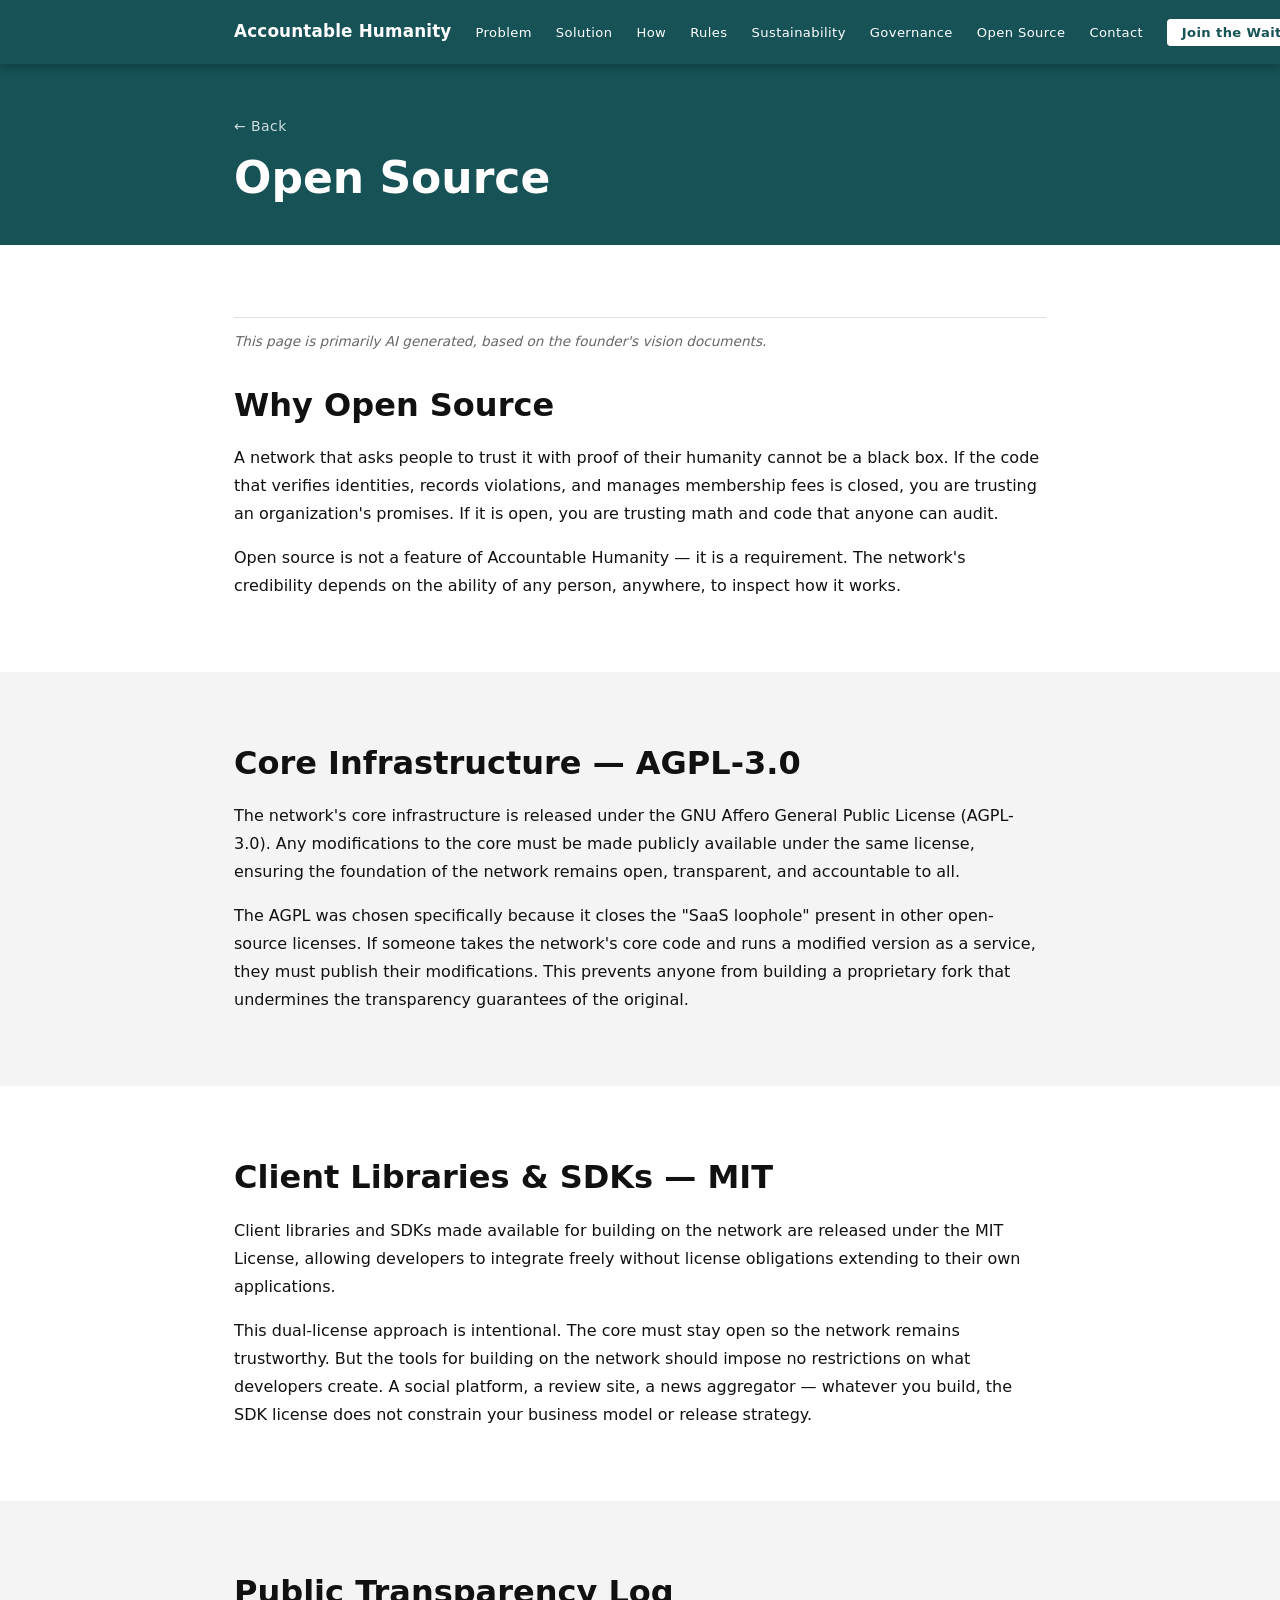
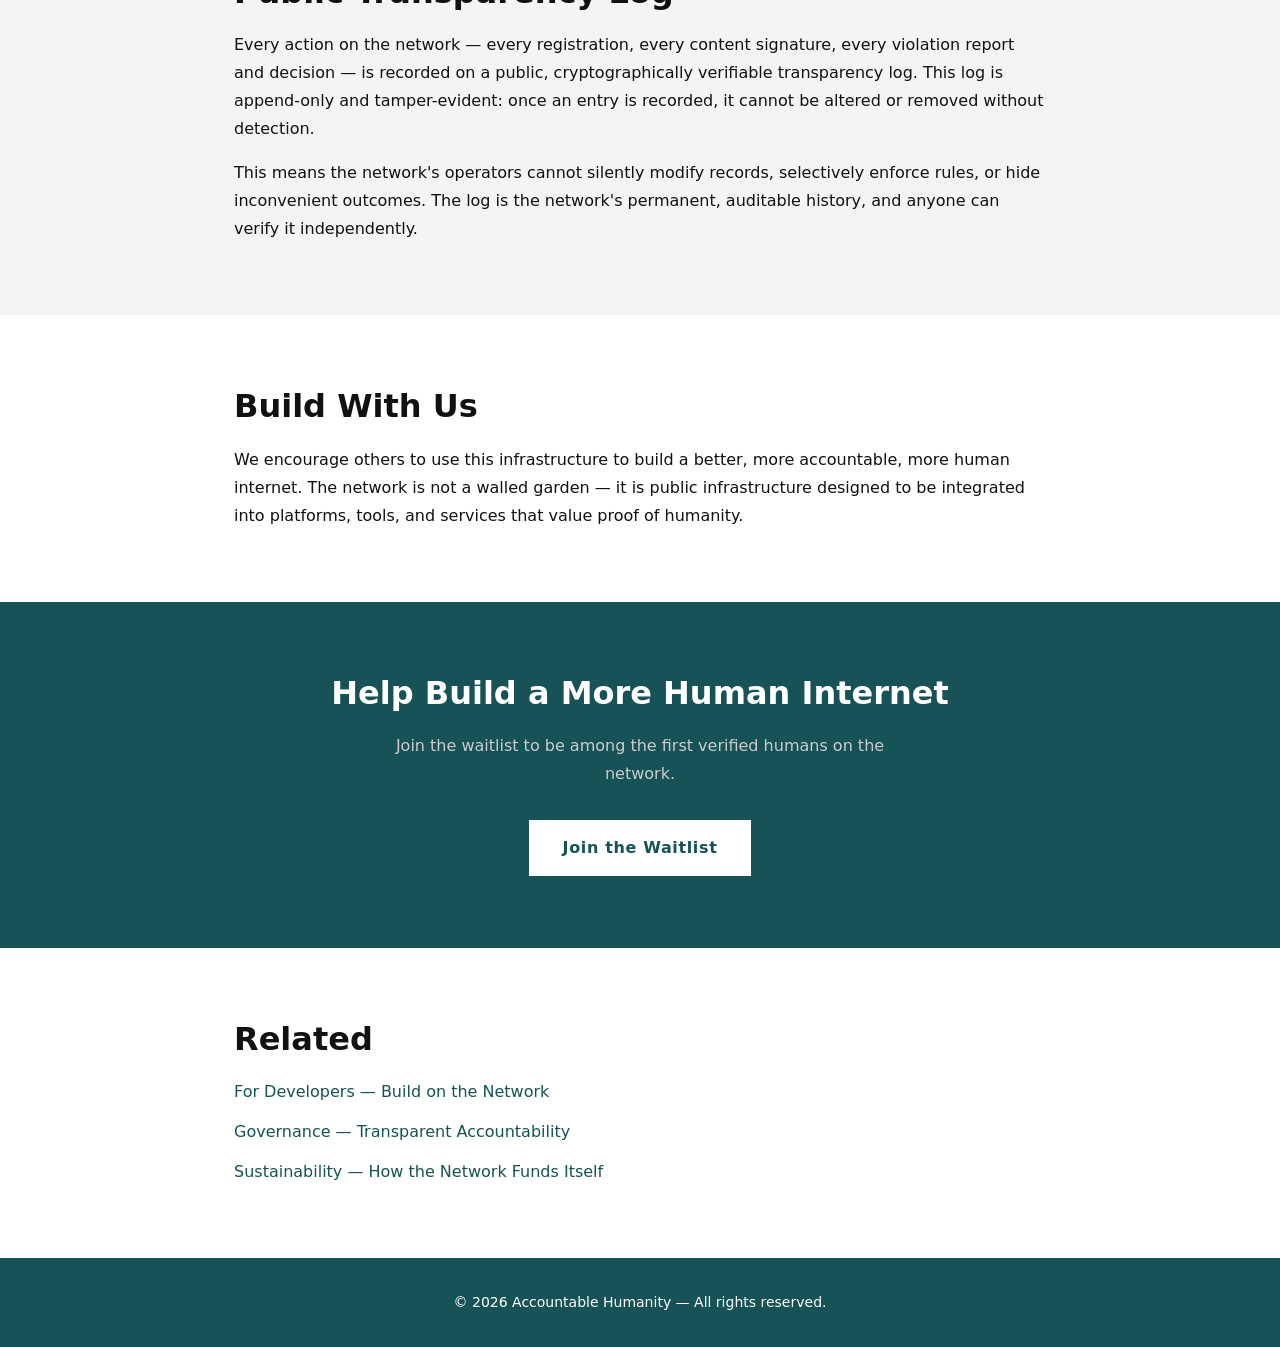
<file: open-source/index.html>
<!DOCTYPE html>
<html lang="en">
<head>
  <meta charset="UTF-8" />
  <meta name="viewport" content="width=device-width, initial-scale=1.0" />
  <meta name="theme-color" content="#165256" />
  <title>Open Source Human Verification &mdash; Accountable Humanity</title>
  <meta name="description" content="AGPL-3.0 core infrastructure for transparency. MIT-licensed SDKs for easy integration. Explore our open-source approach." />
  <link rel="canonical" href="https://www.accountablehumanity.com/open-source/" />

  <!-- Open Graph -->
  <meta property="og:title" content="Open Source Human Verification — Accountable Humanity" />
  <meta property="og:description" content="AGPL-3.0 core infrastructure for transparency. MIT-licensed SDKs for easy integration. Explore our open-source approach." />
  <meta property="og:url" content="https://www.accountablehumanity.com/open-source/" />
  <meta property="og:type" content="website" />
  <meta property="og:image" content="https://www.accountablehumanity.com/images/logo.png" />

  <!-- Twitter Card -->
  <meta name="twitter:card" content="summary_large_image" />
  <meta name="twitter:title" content="Open Source — Accountable Humanity" />
  <meta name="twitter:description" content="Accountable Humanity's open-source approach: AGPL-3.0 core infrastructure for transparency, MIT-licensed SDKs and client libraries for easy integration." />
  <meta name="twitter:image" content="https://www.accountablehumanity.com/images/logo.png" />

  <!-- Structured Data -->
  <script type="application/ld+json">
  {
    "@context": "https://schema.org",
    "@type": "WebPage",
    "name": "Open Source Human Verification",
    "description": "AGPL-3.0 core infrastructure for transparency. MIT-licensed SDKs for easy integration. Explore our open-source approach.",
    "url": "https://www.accountablehumanity.com/open-source/",
    "isPartOf": {
      "@type": "WebSite",
      "name": "Accountable Humanity",
      "url": "https://www.accountablehumanity.com"
    }
  }
  </script>
  <script type="application/ld+json">
  {
    "@context": "https://schema.org",
    "@type": "BreadcrumbList",
    "itemListElement": [
      {
        "@type": "ListItem",
        "position": 1,
        "name": "Home",
        "item": "https://www.accountablehumanity.com/"
      },
      {
        "@type": "ListItem",
        "position": 2,
        "name": "Open Source Human Verification",
        "item": "https://www.accountablehumanity.com/open-source/"
      }
    ]
  }
  </script>

  <link rel="icon" href="/images/logo.png" type="image/png" />
  <link rel="stylesheet" href="../css/styles.css" />
  <!-- TODO: Add integrity (SRI) hash when Tally provides a versioned embed script URL -->
  <script async src="https://tally.so/widgets/embed.js" crossorigin="anonymous"></script>
</head>
<body>
  <a href="#main-content" class="skip-link">Skip to content</a>

  <header class="site-header" id="site-header">
    <nav class="navbar">
      <a class="nav-brand" href="../">Accountable Humanity</a>
      <button
        class="hamburger"
        id="hamburger"
        aria-label="Open navigation"
        aria-expanded="false"
        aria-controls="nav-menu"
      >
        <span class="bar"></span>
        <span class="bar"></span>
        <span class="bar"></span>
      </button>
      <ul class="nav-menu" id="nav-menu" role="list">
        <li><a href="../#problem"        class="nav-link">Problem</a></li>
        <li><a href="../#network"        class="nav-link">Solution</a></li>
        <li><a href="../#how-it-works"   class="nav-link">How</a></li>
        <li><a href="../#rules"          class="nav-link">Rules</a></li>
        <li><a href="../#sustainability" class="nav-link">Sustainability</a></li>
        <li><a href="../#governance"     class="nav-link">Governance</a></li>
        <li><a href="../#open-source"    class="nav-link">Open Source</a></li>
        <li><a href="https://tally.so/r/ZjdMXo" class="nav-link" data-tally-open="ZjdMXo" data-tally-emoji-text="👋" data-tally-emoji-animation="wave">Contact</a></li>
        <li><a href="https://tally.so/r/Zjddr5" class="nav-link nav-link--cta" data-tally-open="Zjddr5" data-tally-emoji-text="👋" data-tally-emoji-animation="wave">Join the Waitlist</a></li>
      </ul>
    </nav>
  </header>

  <main id="main-content">
    <section class="page-hero">
      <div class="container">
        <a href="../" class="back-link">&larr; Back</a>
        <h1>Open Source</h1>
      </div>
    </section>

    <section class="section">
      <div class="container">
        <p class="ai-disclosure"><em>This page is primarily AI generated, based on the founder's vision documents.</em></p>
        <h2>Why Open Source</h2>
        <p>A network that asks people to trust it with proof of their humanity cannot be a black box. If the code that verifies identities, records violations, and manages membership fees is closed, you are trusting an organization's promises. If it is open, you are trusting math and code that anyone can audit.</p>
        <p>Open source is not a feature of Accountable Humanity &mdash; it is a requirement. The network's credibility depends on the ability of any person, anywhere, to inspect how it works.</p>
      </div>
    </section>

    <section class="section section--alt">
      <div class="container">
        <h2>Core Infrastructure &mdash; AGPL-3.0</h2>
        <p>The network's core infrastructure is released under the GNU Affero General Public License (AGPL-3.0). Any modifications to the core must be made publicly available under the same license, ensuring the foundation of the network remains open, transparent, and accountable to all.</p>
        <p>The AGPL was chosen specifically because it closes the "SaaS loophole" present in other open-source licenses. If someone takes the network's core code and runs a modified version as a service, they must publish their modifications. This prevents anyone from building a proprietary fork that undermines the transparency guarantees of the original.</p>
      </div>
    </section>

    <section class="section">
      <div class="container">
        <h2>Client Libraries &amp; SDKs &mdash; MIT</h2>
        <p>Client libraries and SDKs made available for building on the network are released under the MIT License, allowing developers to integrate freely without license obligations extending to their own applications.</p>
        <p>This dual-license approach is intentional. The core must stay open so the network remains trustworthy. But the tools for building on the network should impose no restrictions on what developers create. A social platform, a review site, a news aggregator &mdash; whatever you build, the SDK license does not constrain your business model or release strategy.</p>
      </div>
    </section>

    <section class="section section--alt">
      <div class="container">
        <h2>Public Transparency Log</h2>
        <p>Every action on the network &mdash; every registration, every content signature, every violation report and decision &mdash; is recorded on a public, cryptographically verifiable transparency log. This log is append-only and tamper-evident: once an entry is recorded, it cannot be altered or removed without detection.</p>
        <p>This means the network's operators cannot silently modify records, selectively enforce rules, or hide inconvenient outcomes. The log is the network's permanent, auditable history, and anyone can verify it independently.</p>
      </div>
    </section>

    <section class="section">
      <div class="container">
        <h2>Build With Us</h2>
        <p>We encourage others to use this infrastructure to build a better, more accountable, more human internet. The network is not a walled garden &mdash; it is public infrastructure designed to be integrated into platforms, tools, and services that value proof of humanity.</p>
      </div>
    </section>

    <section class="section section--cta">
      <div class="container cta-center">
        <h2>Help Build a More Human Internet</h2>
        <p class="cta-sub">Join the waitlist to be among the first verified humans on the network.</p>
        <a href="https://tally.so/r/Zjddr5" class="btn btn--waitlist" data-tally-open="Zjddr5" data-tally-emoji-text="👋" data-tally-emoji-animation="wave">Join the Waitlist</a>
      </div>
    </section>

    <section class="section">
      <div class="container">
        <h2>Related</h2>
        <ul class="related-links">
          <li><a href="../developers/">For Developers &mdash; Build on the Network</a></li>
          <li><a href="../governance/">Governance &mdash; Transparent Accountability</a></li>
          <li><a href="../sustainability/">Sustainability &mdash; How the Network Funds Itself</a></li>
        </ul>
      </div>
    </section>
  </main>

  <footer class="site-footer">
    <div class="container">
      <p>&copy; 2026 Accountable Humanity &mdash; All rights reserved.</p>
    </div>
  </footer>

  <script src="../js/main.js"></script>
</body>
</html>
</file>
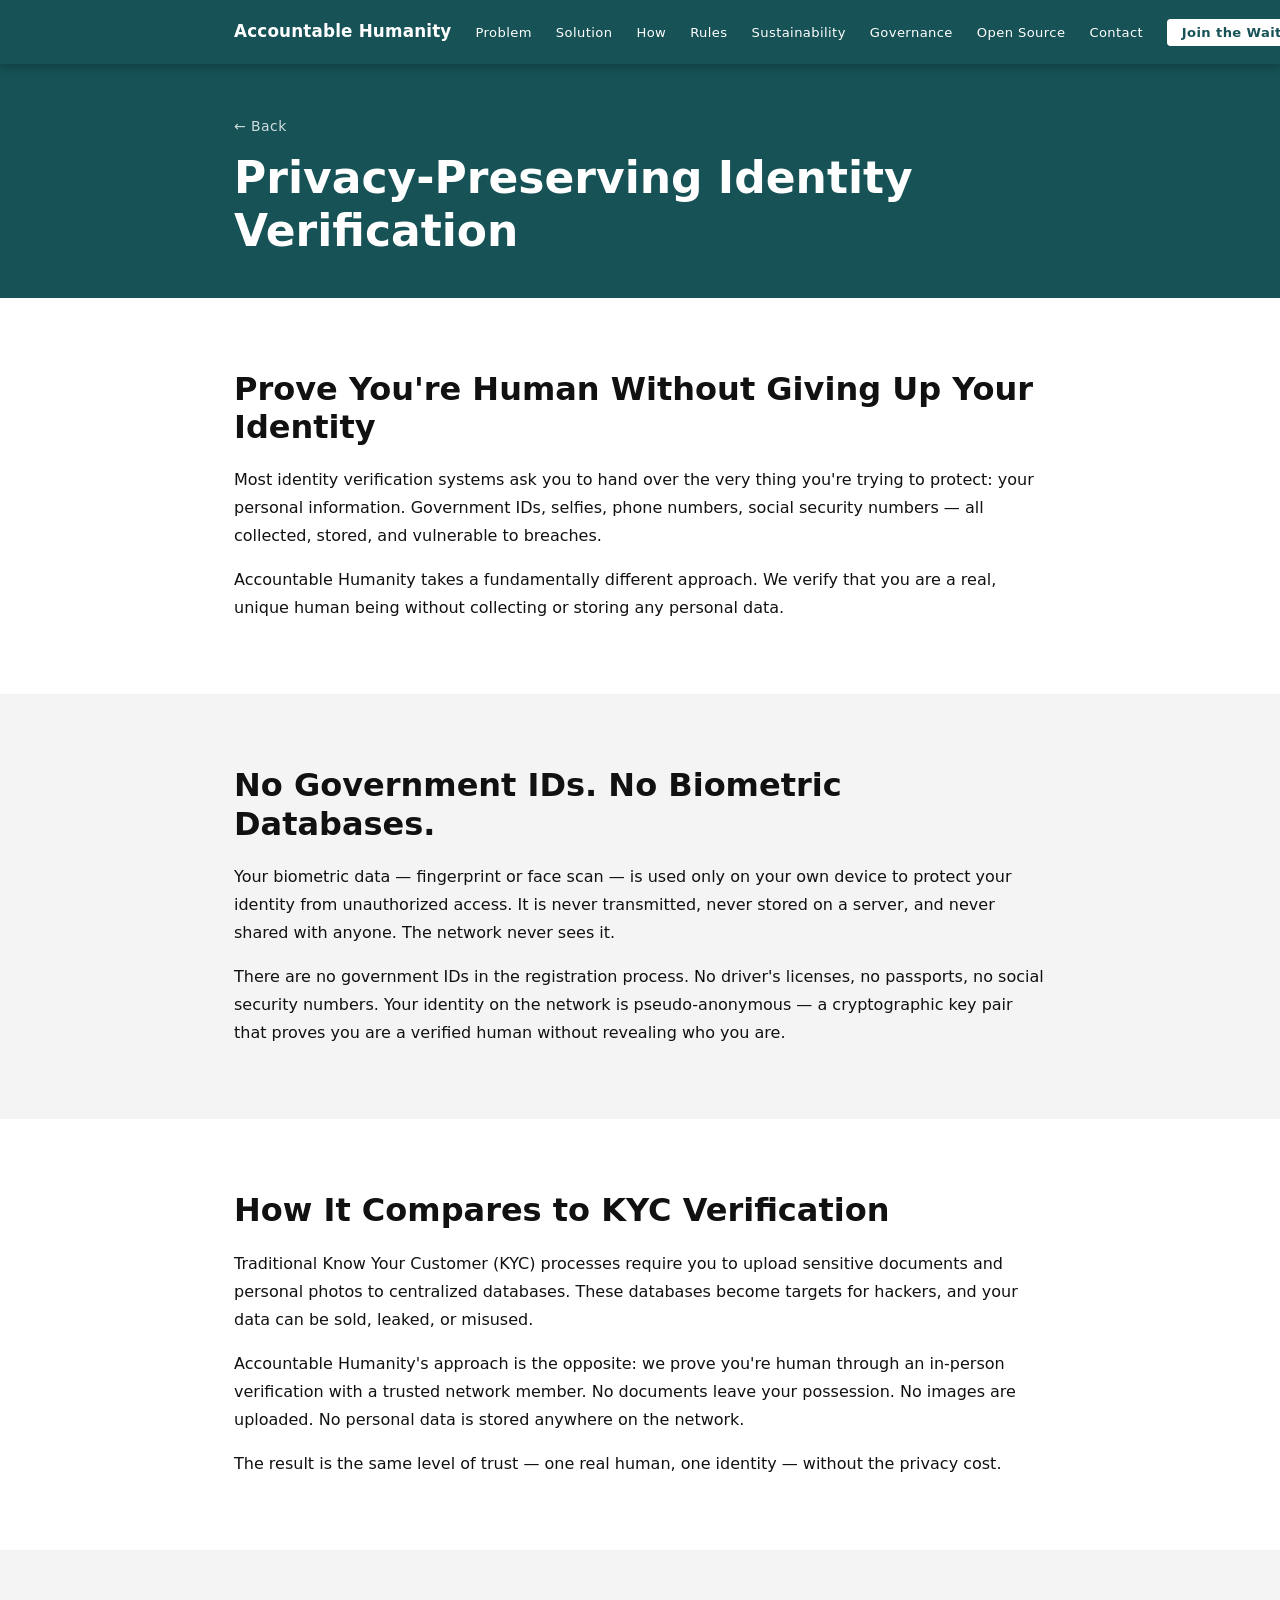
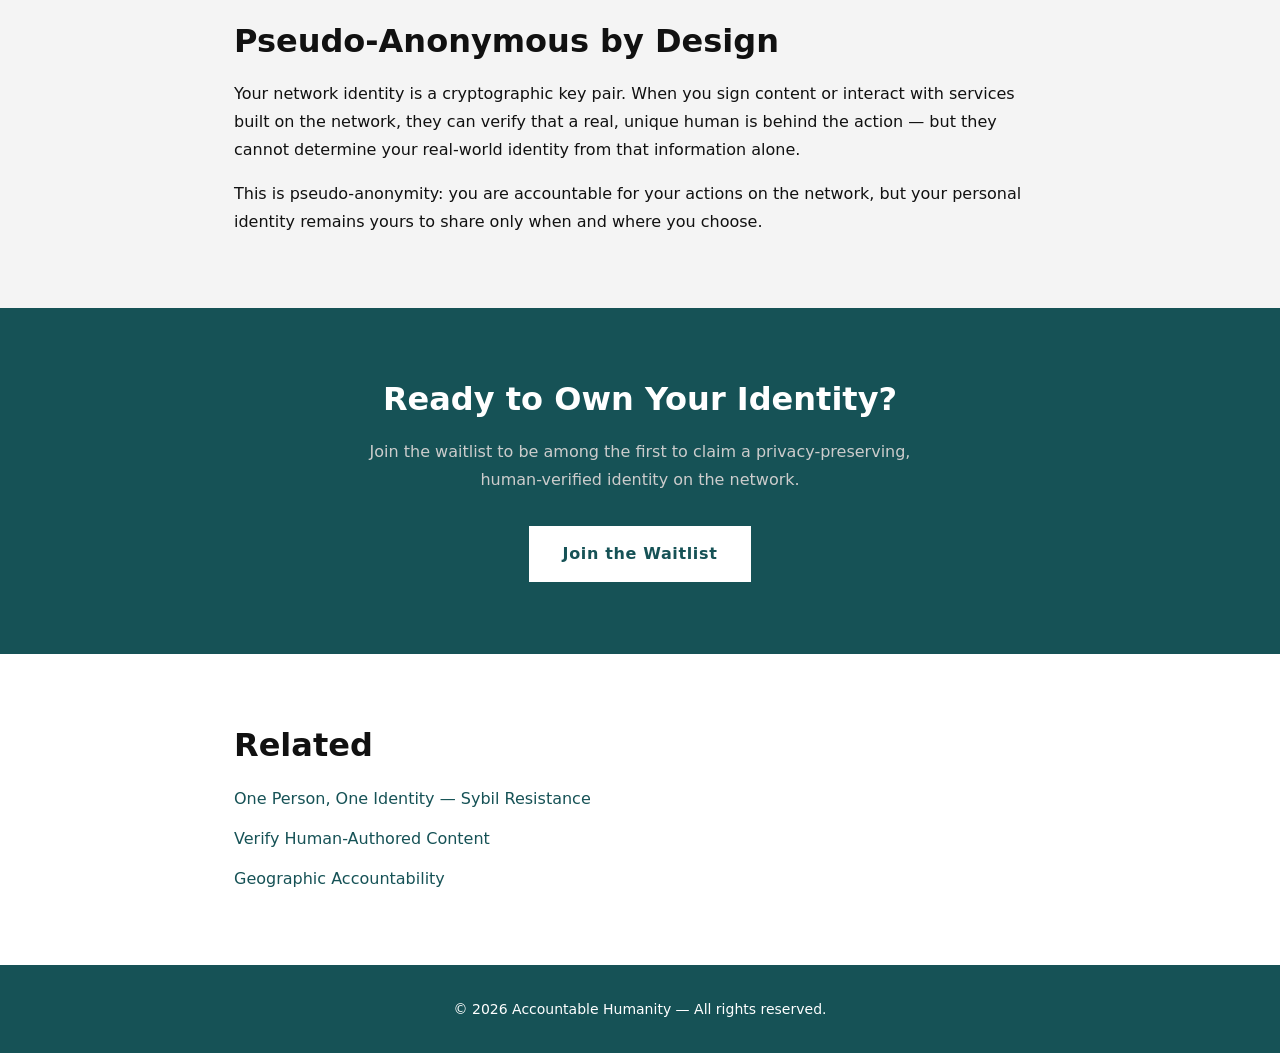
<file: privacy/index.html>
<!DOCTYPE html>
<html lang="en">
<head>
  <meta charset="UTF-8" />
  <meta name="viewport" content="width=device-width, initial-scale=1.0" />
  <meta name="theme-color" content="#165256" />
  <title>Private Identity Verification &mdash; Accountable Humanity</title>
  <meta name="description" content="Verify your humanity without government IDs or biometric databases. Pseudo-anonymous by design. See how your privacy is protected." />
  <link rel="canonical" href="https://www.accountablehumanity.com/privacy/" />

  <!-- Open Graph -->
  <meta property="og:title" content="Private Identity Verification — Accountable Humanity" />
  <meta property="og:description" content="Verify your humanity without government IDs or biometric databases. Pseudo-anonymous by design. See how your privacy is protected." />
  <meta property="og:url" content="https://www.accountablehumanity.com/privacy/" />
  <meta property="og:type" content="website" />
  <meta property="og:image" content="https://www.accountablehumanity.com/images/logo.png" />

  <!-- Twitter Card -->
  <meta name="twitter:card" content="summary_large_image" />
  <meta name="twitter:title" content="Privacy-Preserving Identity Verification — Accountable Humanity" />
  <meta name="twitter:description" content="Verify your humanity without surrendering your privacy. No government IDs, no biometric databases, no personal data disclosure." />
  <meta name="twitter:image" content="https://www.accountablehumanity.com/images/logo.png" />

  <!-- Structured Data -->
  <script type="application/ld+json">
  {
    "@context": "https://schema.org",
    "@type": "WebPage",
    "name": "Private Identity Verification",
    "description": "Verify your humanity without government IDs or biometric databases. Pseudo-anonymous by design. See how your privacy is protected.",
    "url": "https://www.accountablehumanity.com/privacy/",
    "isPartOf": {
      "@type": "WebSite",
      "name": "Accountable Humanity",
      "url": "https://www.accountablehumanity.com"
    }
  }
  </script>
  <script type="application/ld+json">
  {
    "@context": "https://schema.org",
    "@type": "BreadcrumbList",
    "itemListElement": [
      {
        "@type": "ListItem",
        "position": 1,
        "name": "Home",
        "item": "https://www.accountablehumanity.com/"
      },
      {
        "@type": "ListItem",
        "position": 2,
        "name": "Private Identity Verification",
        "item": "https://www.accountablehumanity.com/privacy/"
      }
    ]
  }
  </script>

  <link rel="icon" href="/images/logo.png" type="image/png" />
  <link rel="stylesheet" href="../css/styles.css" />
  <!-- TODO: Add integrity (SRI) hash when Tally provides a versioned embed script URL -->
  <script async src="https://tally.so/widgets/embed.js" crossorigin="anonymous"></script>
</head>
<body>
  <a href="#main-content" class="skip-link">Skip to content</a>

  <header class="site-header" id="site-header">
    <nav class="navbar">
      <a class="nav-brand" href="../">Accountable Humanity</a>
      <button
        class="hamburger"
        id="hamburger"
        aria-label="Open navigation"
        aria-expanded="false"
        aria-controls="nav-menu"
      >
        <span class="bar"></span>
        <span class="bar"></span>
        <span class="bar"></span>
      </button>
      <ul class="nav-menu" id="nav-menu" role="list">
        <li><a href="../#problem"        class="nav-link">Problem</a></li>
        <li><a href="../#network"        class="nav-link">Solution</a></li>
        <li><a href="../#how-it-works"   class="nav-link">How</a></li>
        <li><a href="../#rules"          class="nav-link">Rules</a></li>
        <li><a href="../#sustainability" class="nav-link">Sustainability</a></li>
        <li><a href="../#governance"     class="nav-link">Governance</a></li>
        <li><a href="../#open-source"    class="nav-link">Open Source</a></li>
        <li><a href="https://tally.so/r/ZjdMXo" class="nav-link" data-tally-open="ZjdMXo" data-tally-emoji-text="👋" data-tally-emoji-animation="wave">Contact</a></li>
        <li><a href="https://tally.so/r/Zjddr5" class="nav-link nav-link--cta" data-tally-open="Zjddr5" data-tally-emoji-text="👋" data-tally-emoji-animation="wave">Join the Waitlist</a></li>
      </ul>
    </nav>
  </header>

  <main id="main-content">
    <section class="page-hero">
      <div class="container">
        <a href="../" class="back-link">&larr; Back</a>
        <h1>Privacy-Preserving Identity Verification</h1>
      </div>
    </section>

    <section class="section">
      <div class="container">
        <h2>Prove You're Human Without Giving Up Your Identity</h2>
        <p>Most identity verification systems ask you to hand over the very thing you're trying to protect: your personal information. Government IDs, selfies, phone numbers, social security numbers — all collected, stored, and vulnerable to breaches.</p>
        <p>Accountable Humanity takes a fundamentally different approach. We verify that you are a real, unique human being without collecting or storing any personal data.</p>
      </div>
    </section>

    <section class="section section--alt">
      <div class="container">
        <h2>No Government IDs. No Biometric Databases.</h2>
        <p>Your biometric data — fingerprint or face scan — is used only on your own device to protect your identity from unauthorized access. It is never transmitted, never stored on a server, and never shared with anyone. The network never sees it.</p>
        <p>There are no government IDs in the registration process. No driver's licenses, no passports, no social security numbers. Your identity on the network is pseudo-anonymous — a cryptographic key pair that proves you are a verified human without revealing who you are.</p>
      </div>
    </section>

    <section class="section">
      <div class="container">
        <h2>How It Compares to KYC Verification</h2>
        <p>Traditional Know Your Customer (KYC) processes require you to upload sensitive documents and personal photos to centralized databases. These databases become targets for hackers, and your data can be sold, leaked, or misused.</p>
        <p>Accountable Humanity's approach is the opposite: we prove you're human through an in-person verification with a trusted network member. No documents leave your possession. No images are uploaded. No personal data is stored anywhere on the network.</p>
        <p>The result is the same level of trust — one real human, one identity — without the privacy cost.</p>
      </div>
    </section>

    <section class="section section--alt">
      <div class="container">
        <h2>Pseudo-Anonymous by Design</h2>
        <p>Your network identity is a cryptographic key pair. When you sign content or interact with services built on the network, they can verify that a real, unique human is behind the action — but they cannot determine your real-world identity from that information alone.</p>
        <p>This is pseudo-anonymity: you are accountable for your actions on the network, but your personal identity remains yours to share only when and where you choose.</p>
      </div>
    </section>

    <section class="section section--cta">
      <div class="container cta-center">
        <h2>Ready to Own Your Identity?</h2>
        <p class="cta-sub">Join the waitlist to be among the first to claim a privacy-preserving, human-verified identity on the network.</p>
        <a href="https://tally.so/r/Zjddr5" class="btn btn--waitlist" data-tally-open="Zjddr5" data-tally-emoji-text="👋" data-tally-emoji-animation="wave">Join the Waitlist</a>
      </div>
    </section>

    <section class="section">
      <div class="container">
        <h2>Related</h2>
        <ul class="related-links">
          <li><a href="../one-person-one-identity/">One Person, One Identity &mdash; Sybil Resistance</a></li>
          <li><a href="../human-content/">Verify Human-Authored Content</a></li>
          <li><a href="../geographic-accountability/">Geographic Accountability</a></li>
        </ul>
      </div>
    </section>
  </main>

  <footer class="site-footer">
    <div class="container">
      <p>&copy; 2026 Accountable Humanity &mdash; All rights reserved.</p>
    </div>
  </footer>

  <script src="../js/main.js"></script>
</body>
</html>
</file>
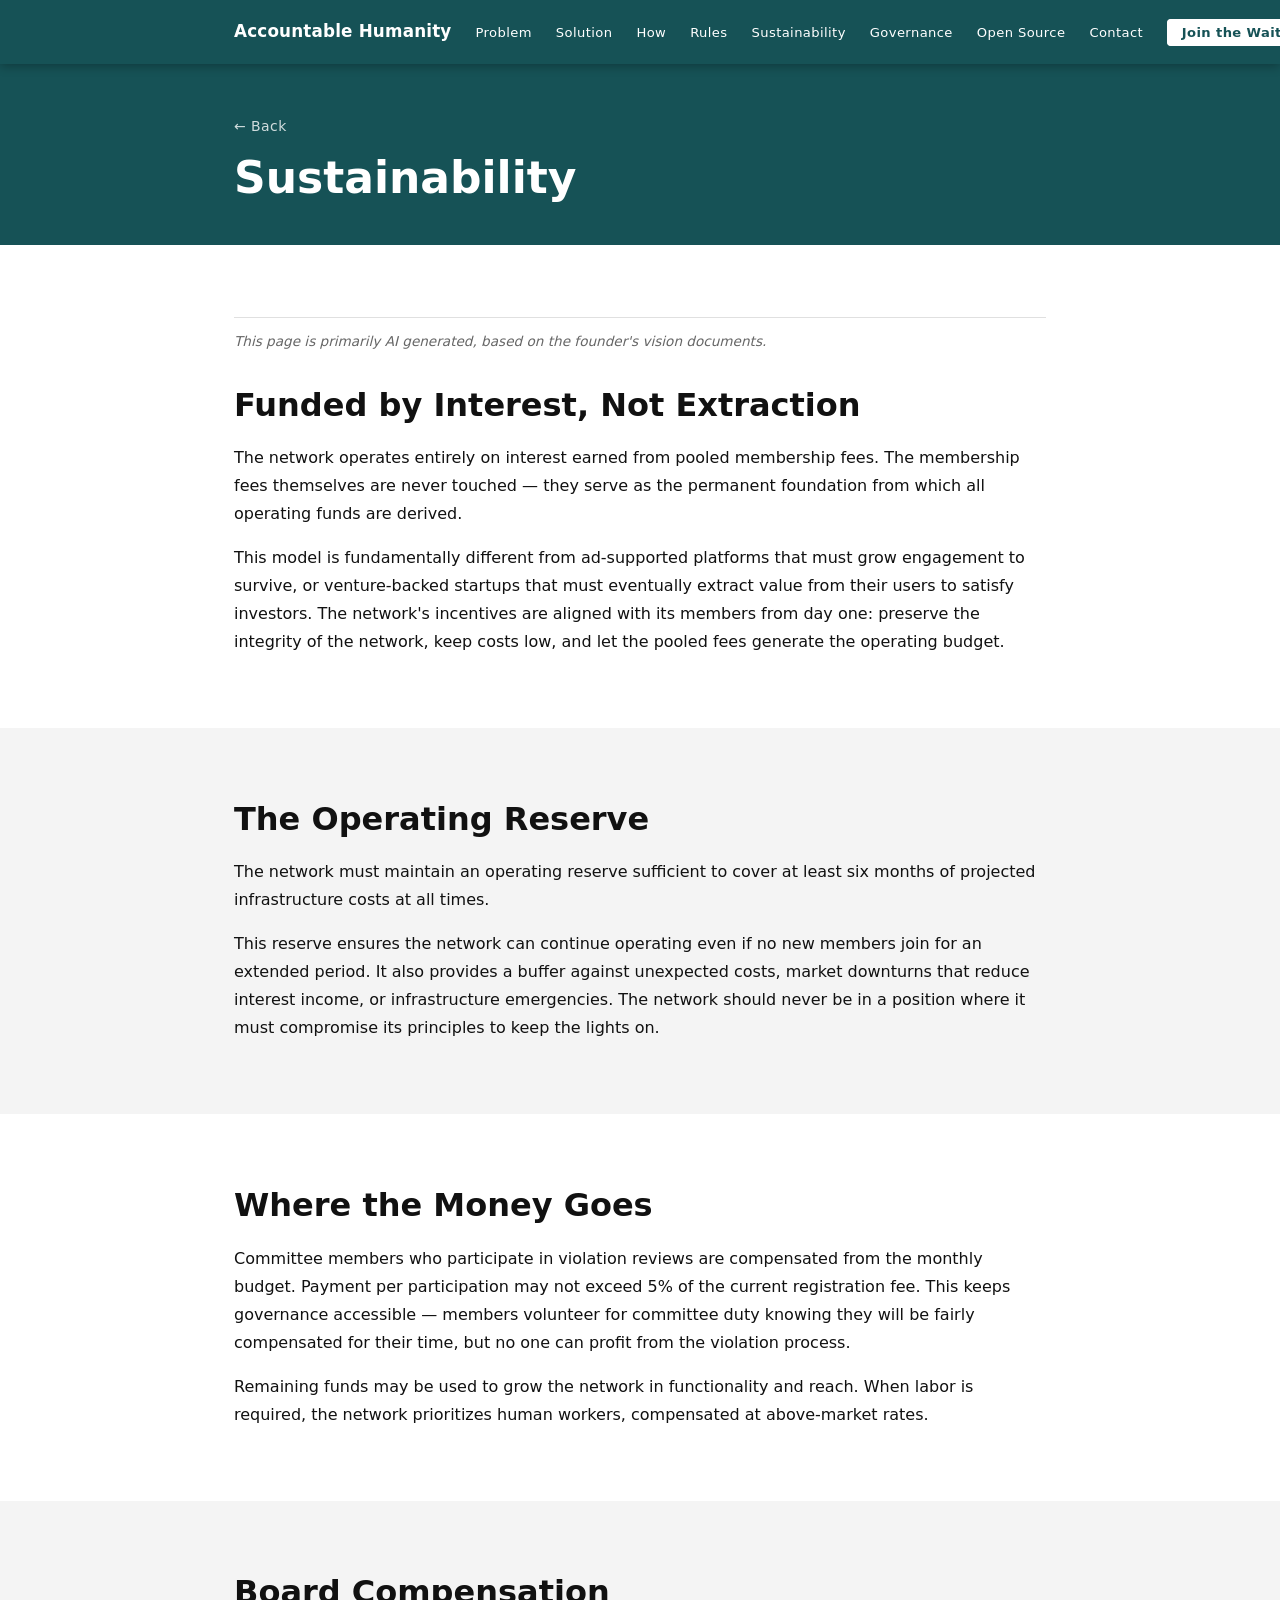
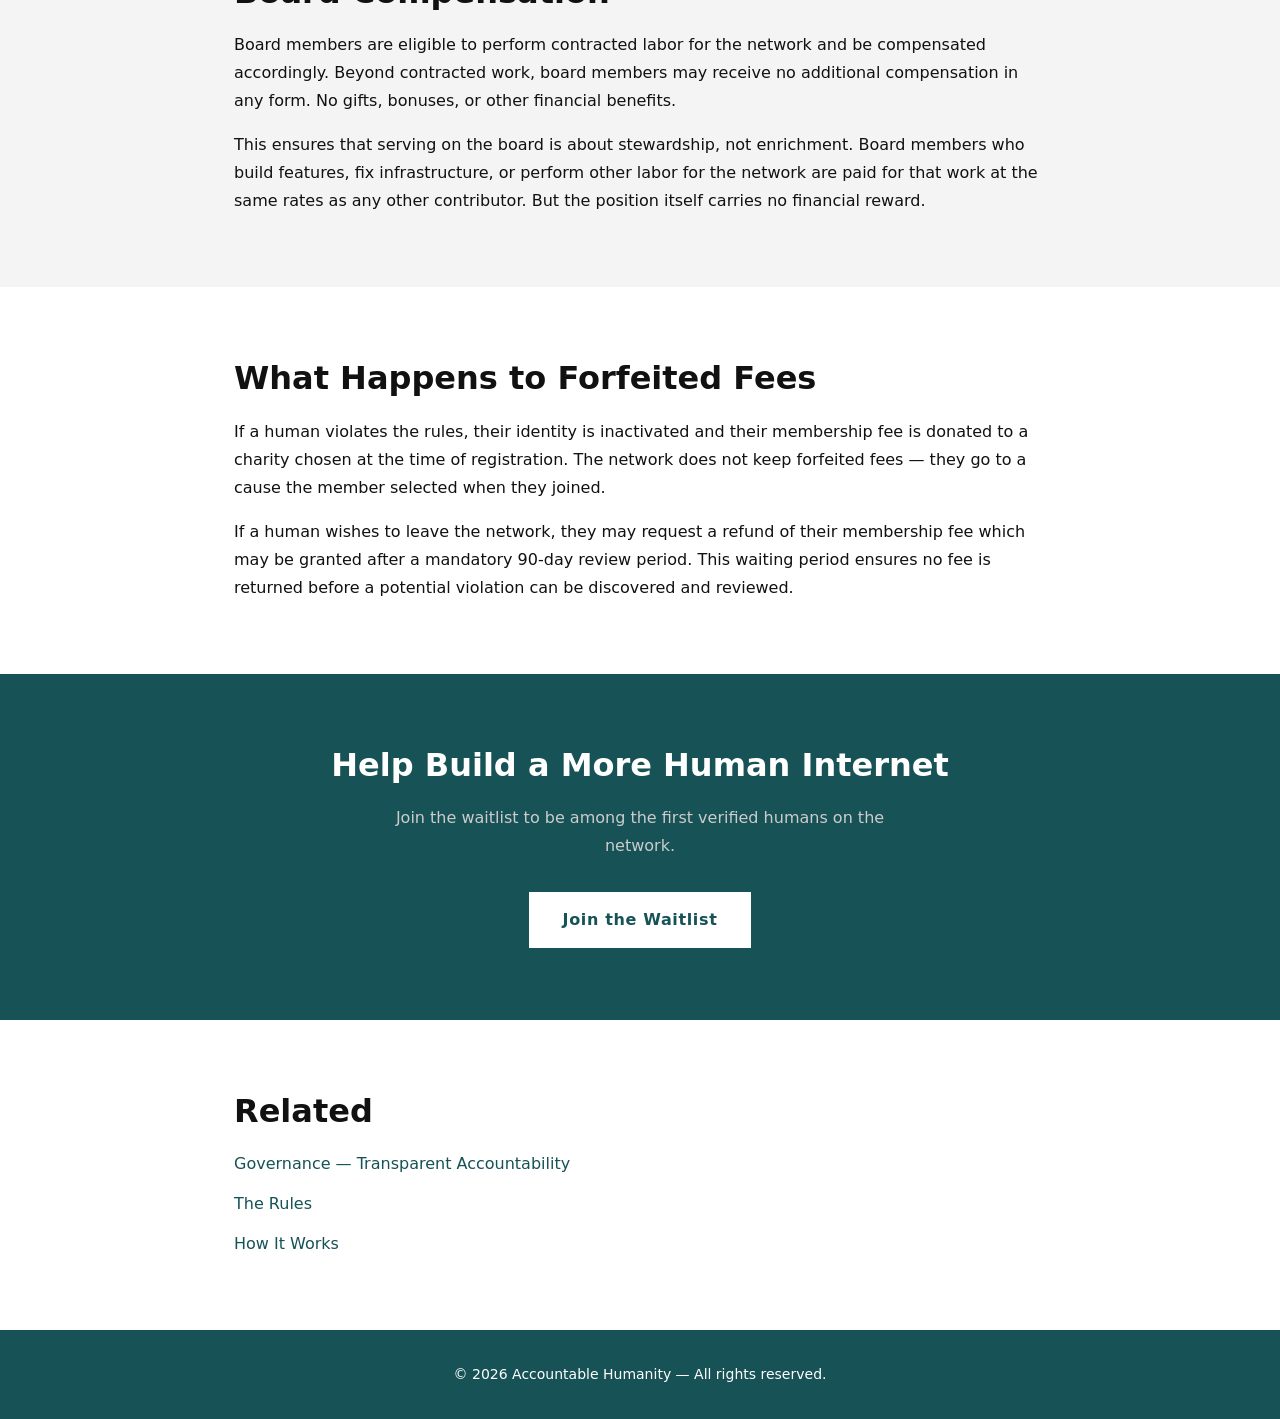
<file: sustainability/index.html>
<!DOCTYPE html>
<html lang="en">
<head>
  <meta charset="UTF-8" />
  <meta name="viewport" content="width=device-width, initial-scale=1.0" />
  <meta name="theme-color" content="#165256" />
  <title>Sustainable Funding Model &mdash; Accountable Humanity</title>
  <meta name="description" content="The network runs entirely on interest from membership fees. No ads, no data sales, no VC funding. See the financial model." />
  <link rel="canonical" href="https://www.accountablehumanity.com/sustainability/" />

  <!-- Open Graph -->
  <meta property="og:title" content="Sustainable Funding Model — Accountable Humanity" />
  <meta property="og:description" content="The network runs entirely on interest from membership fees. No ads, no data sales, no VC funding. See the financial model." />
  <meta property="og:url" content="https://www.accountablehumanity.com/sustainability/" />
  <meta property="og:type" content="website" />
  <meta property="og:image" content="https://www.accountablehumanity.com/images/logo.png" />

  <!-- Twitter Card -->
  <meta name="twitter:card" content="summary_large_image" />
  <meta name="twitter:title" content="Sustainability — Accountable Humanity" />
  <meta name="twitter:description" content="How the network sustains itself: operating entirely on interest from pooled membership fees, maintaining reserves, compensating human workers at above-market rates." />
  <meta name="twitter:image" content="https://www.accountablehumanity.com/images/logo.png" />

  <!-- Structured Data -->
  <script type="application/ld+json">
  {
    "@context": "https://schema.org",
    "@type": "WebPage",
    "name": "Sustainable Funding Model",
    "description": "The network runs entirely on interest from membership fees. No ads, no data sales, no VC funding. See the financial model.",
    "url": "https://www.accountablehumanity.com/sustainability/",
    "isPartOf": {
      "@type": "WebSite",
      "name": "Accountable Humanity",
      "url": "https://www.accountablehumanity.com"
    }
  }
  </script>
  <script type="application/ld+json">
  {
    "@context": "https://schema.org",
    "@type": "BreadcrumbList",
    "itemListElement": [
      {
        "@type": "ListItem",
        "position": 1,
        "name": "Home",
        "item": "https://www.accountablehumanity.com/"
      },
      {
        "@type": "ListItem",
        "position": 2,
        "name": "Sustainable Funding Model",
        "item": "https://www.accountablehumanity.com/sustainability/"
      }
    ]
  }
  </script>

  <link rel="icon" href="/images/logo.png" type="image/png" />
  <link rel="stylesheet" href="../css/styles.css" />
  <!-- TODO: Add integrity (SRI) hash when Tally provides a versioned embed script URL -->
  <script async src="https://tally.so/widgets/embed.js" crossorigin="anonymous"></script>
</head>
<body>
  <a href="#main-content" class="skip-link">Skip to content</a>

  <header class="site-header" id="site-header">
    <nav class="navbar">
      <a class="nav-brand" href="../">Accountable Humanity</a>
      <button
        class="hamburger"
        id="hamburger"
        aria-label="Open navigation"
        aria-expanded="false"
        aria-controls="nav-menu"
      >
        <span class="bar"></span>
        <span class="bar"></span>
        <span class="bar"></span>
      </button>
      <ul class="nav-menu" id="nav-menu" role="list">
        <li><a href="../#problem"        class="nav-link">Problem</a></li>
        <li><a href="../#network"        class="nav-link">Solution</a></li>
        <li><a href="../#how-it-works"   class="nav-link">How</a></li>
        <li><a href="../#rules"          class="nav-link">Rules</a></li>
        <li><a href="../#sustainability" class="nav-link">Sustainability</a></li>
        <li><a href="../#governance"     class="nav-link">Governance</a></li>
        <li><a href="../#open-source"    class="nav-link">Open Source</a></li>
        <li><a href="https://tally.so/r/ZjdMXo" class="nav-link" data-tally-open="ZjdMXo" data-tally-emoji-text="👋" data-tally-emoji-animation="wave">Contact</a></li>
        <li><a href="https://tally.so/r/Zjddr5" class="nav-link nav-link--cta" data-tally-open="Zjddr5" data-tally-emoji-text="👋" data-tally-emoji-animation="wave">Join the Waitlist</a></li>
      </ul>
    </nav>
  </header>

  <main id="main-content">
    <section class="page-hero">
      <div class="container">
        <a href="../" class="back-link">&larr; Back</a>
        <h1>Sustainability</h1>
      </div>
    </section>

    <section class="section">
      <div class="container">
        <p class="ai-disclosure"><em>This page is primarily AI generated, based on the founder's vision documents.</em></p>
        <h2>Funded by Interest, Not Extraction</h2>
        <p>The network operates entirely on interest earned from pooled membership fees. The membership fees themselves are never touched &mdash; they serve as the permanent foundation from which all operating funds are derived.</p>
        <p>This model is fundamentally different from ad-supported platforms that must grow engagement to survive, or venture-backed startups that must eventually extract value from their users to satisfy investors. The network's incentives are aligned with its members from day one: preserve the integrity of the network, keep costs low, and let the pooled fees generate the operating budget.</p>
      </div>
    </section>

    <section class="section section--alt">
      <div class="container">
        <h2>The Operating Reserve</h2>
        <p>The network must maintain an operating reserve sufficient to cover at least six months of projected infrastructure costs at all times.</p>
        <p>This reserve ensures the network can continue operating even if no new members join for an extended period. It also provides a buffer against unexpected costs, market downturns that reduce interest income, or infrastructure emergencies. The network should never be in a position where it must compromise its principles to keep the lights on.</p>
      </div>
    </section>

    <section class="section">
      <div class="container">
        <h2>Where the Money Goes</h2>
        <p>Committee members who participate in violation reviews are compensated from the monthly budget. Payment per participation may not exceed 5% of the current registration fee. This keeps governance accessible &mdash; members volunteer for committee duty knowing they will be fairly compensated for their time, but no one can profit from the violation process.</p>
        <p>Remaining funds may be used to grow the network in functionality and reach. When labor is required, the network prioritizes human workers, compensated at above-market rates.</p>
      </div>
    </section>

    <section class="section section--alt">
      <div class="container">
        <h2>Board Compensation</h2>
        <p>Board members are eligible to perform contracted labor for the network and be compensated accordingly. Beyond contracted work, board members may receive no additional compensation in any form. No gifts, bonuses, or other financial benefits.</p>
        <p>This ensures that serving on the board is about stewardship, not enrichment. Board members who build features, fix infrastructure, or perform other labor for the network are paid for that work at the same rates as any other contributor. But the position itself carries no financial reward.</p>
      </div>
    </section>

    <section class="section">
      <div class="container">
        <h2>What Happens to Forfeited Fees</h2>
        <p>If a human violates the rules, their identity is inactivated and their membership fee is donated to a charity chosen at the time of registration. The network does not keep forfeited fees &mdash; they go to a cause the member selected when they joined.</p>
        <p>If a human wishes to leave the network, they may request a refund of their membership fee which may be granted after a mandatory 90-day review period. This waiting period ensures no fee is returned before a potential violation can be discovered and reviewed.</p>
      </div>
    </section>

    <section class="section section--cta">
      <div class="container cta-center">
        <h2>Help Build a More Human Internet</h2>
        <p class="cta-sub">Join the waitlist to be among the first verified humans on the network.</p>
        <a href="https://tally.so/r/Zjddr5" class="btn btn--waitlist" data-tally-open="Zjddr5" data-tally-emoji-text="👋" data-tally-emoji-animation="wave">Join the Waitlist</a>
      </div>
    </section>

    <section class="section">
      <div class="container">
        <h2>Related</h2>
        <ul class="related-links">
          <li><a href="../governance/">Governance &mdash; Transparent Accountability</a></li>
          <li><a href="../the-rules/">The Rules</a></li>
          <li><a href="../how-it-works/">How It Works</a></li>
        </ul>
      </div>
    </section>
  </main>

  <footer class="site-footer">
    <div class="container">
      <p>&copy; 2026 Accountable Humanity &mdash; All rights reserved.</p>
    </div>
  </footer>

  <script src="../js/main.js"></script>
</body>
</html>
</file>
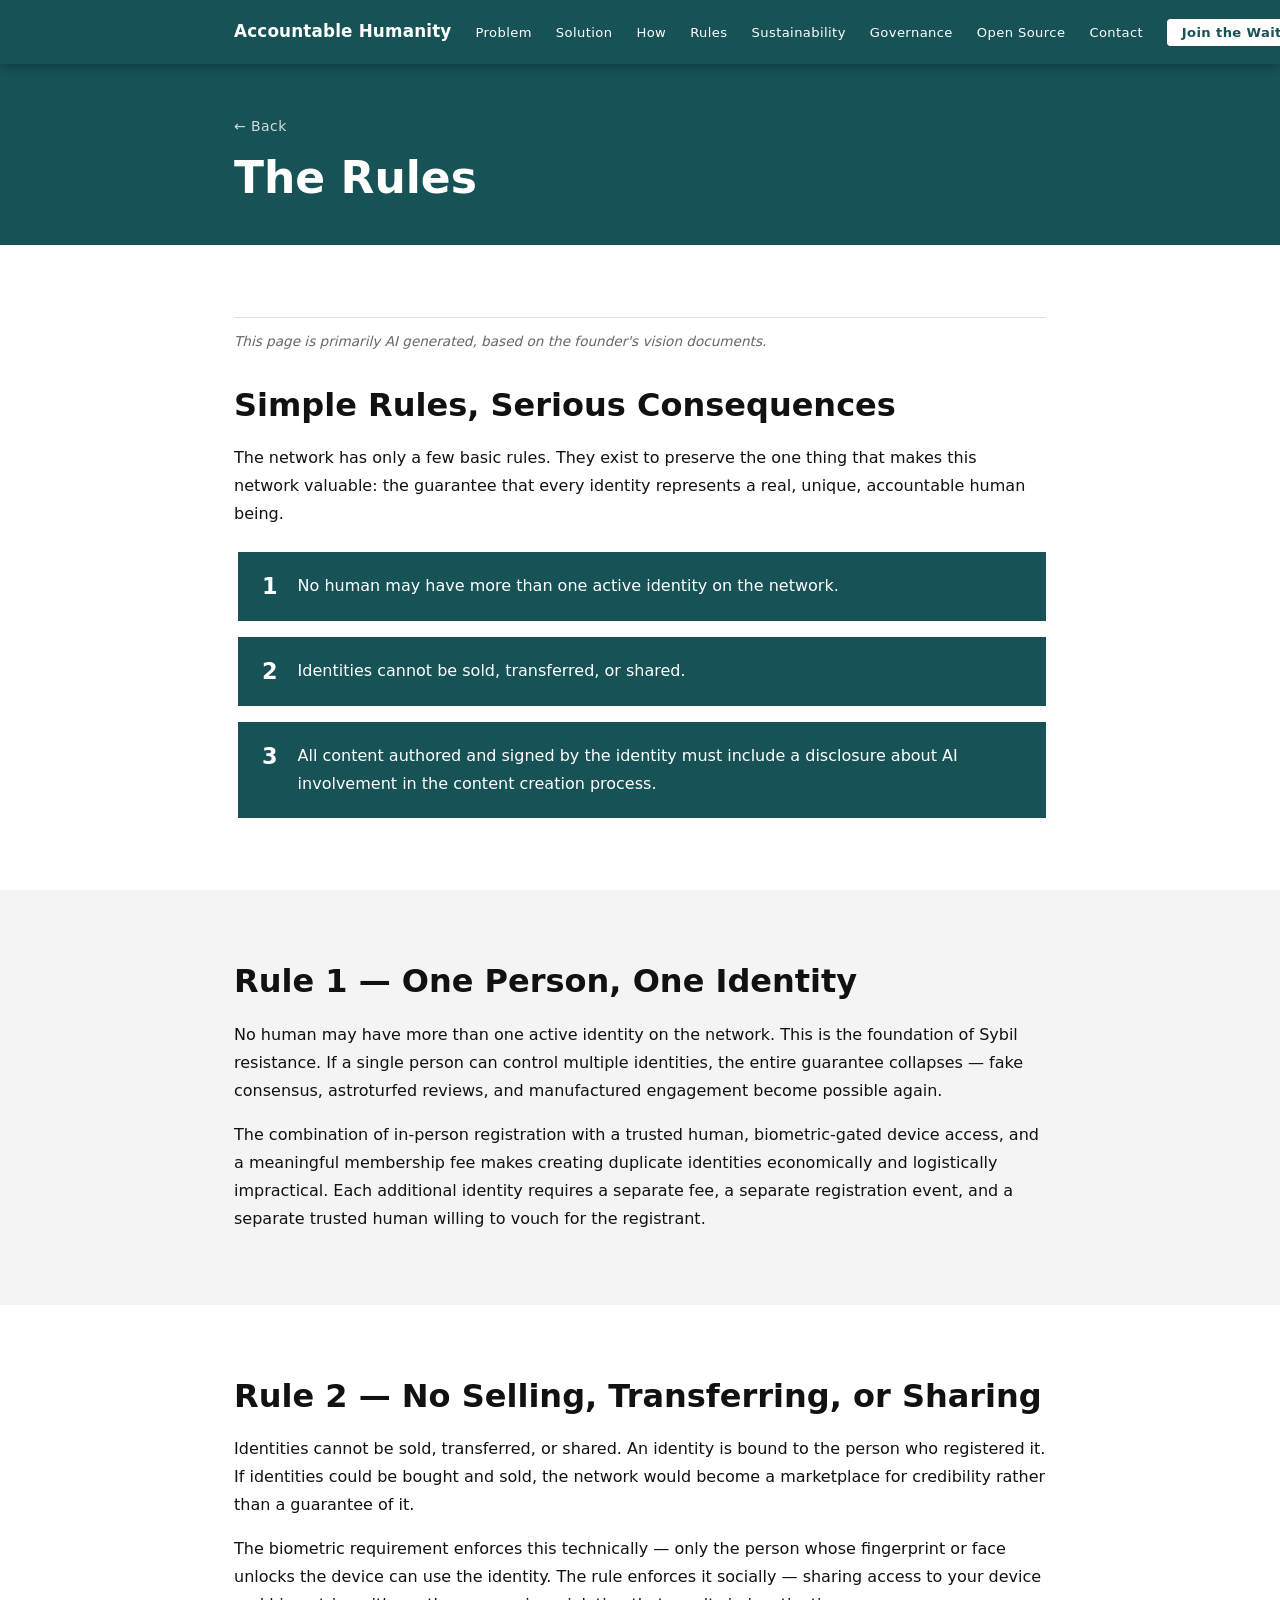
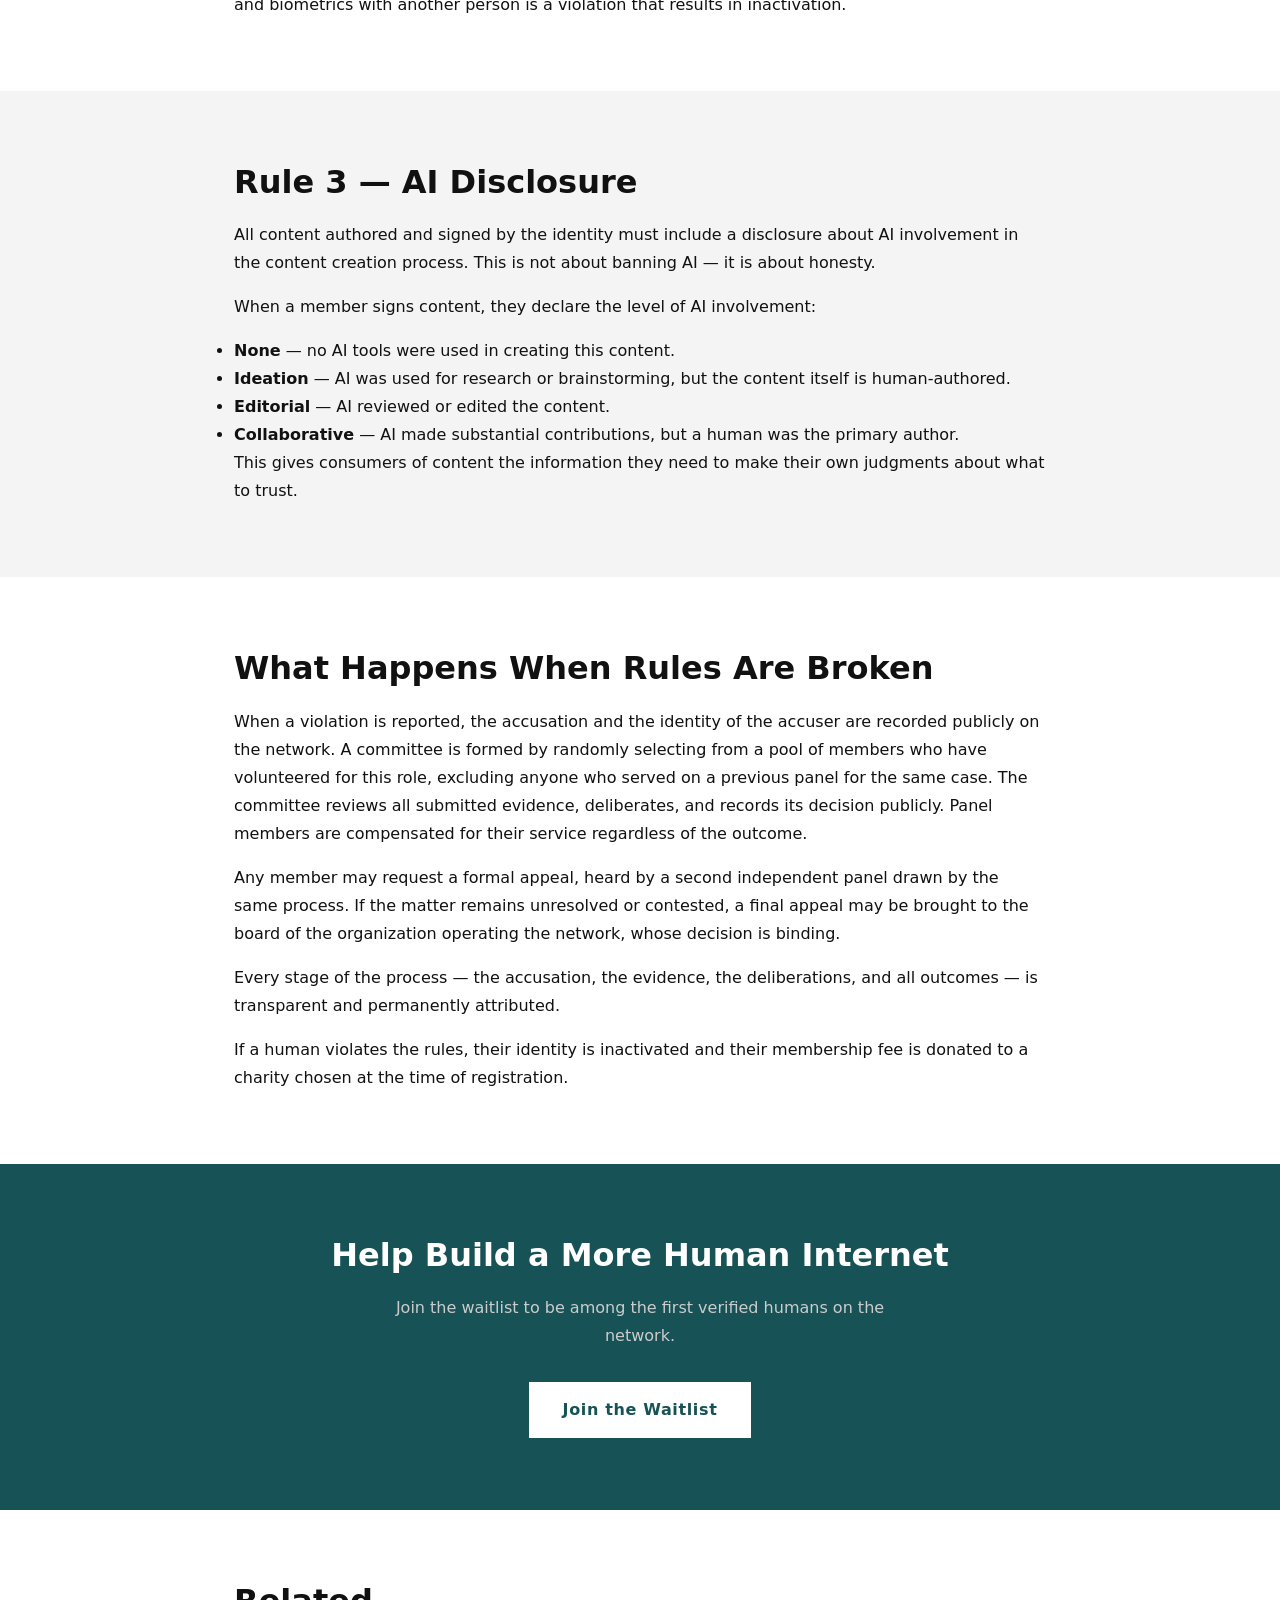
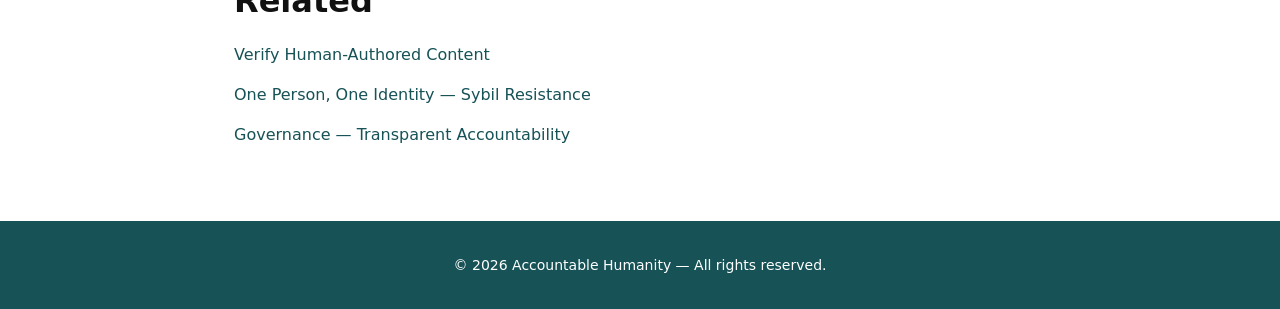
<file: the-rules/index.html>
<!DOCTYPE html>
<html lang="en">
<head>
  <meta charset="UTF-8" />
  <meta name="viewport" content="width=device-width, initial-scale=1.0" />
  <meta name="theme-color" content="#165256" />
  <title>Network Rules and AI Disclosure &mdash; Accountable Humanity</title>
  <meta name="description" content="Three simple rules govern the network: one identity per person, no transfers, and mandatory AI disclosure. Read them here." />
  <link rel="canonical" href="https://www.accountablehumanity.com/the-rules/" />

  <!-- Open Graph -->
  <meta property="og:title" content="Network Rules and AI Disclosure — Accountable Humanity" />
  <meta property="og:description" content="Three simple rules govern the network: one identity per person, no transfers, and mandatory AI disclosure. Read them here." />
  <meta property="og:url" content="https://www.accountablehumanity.com/the-rules/" />
  <meta property="og:type" content="website" />
  <meta property="og:image" content="https://www.accountablehumanity.com/images/logo.png" />

  <!-- Twitter Card -->
  <meta name="twitter:card" content="summary_large_image" />
  <meta name="twitter:title" content="The Rules — Accountable Humanity" />
  <meta name="twitter:description" content="The network's three rules: one identity per person, no transfers, and mandatory AI disclosure on all signed content. Simple rules for a trustworthy network." />
  <meta name="twitter:image" content="https://www.accountablehumanity.com/images/logo.png" />

  <!-- Structured Data -->
  <script type="application/ld+json">
  {
    "@context": "https://schema.org",
    "@type": "WebPage",
    "name": "Network Rules and AI Disclosure",
    "description": "Three simple rules govern the network: one identity per person, no transfers, and mandatory AI disclosure.",
    "url": "https://www.accountablehumanity.com/the-rules/",
    "isPartOf": {
      "@type": "WebSite",
      "name": "Accountable Humanity",
      "url": "https://www.accountablehumanity.com"
    }
  }
  </script>
  <script type="application/ld+json">
  {
    "@context": "https://schema.org",
    "@type": "BreadcrumbList",
    "itemListElement": [
      {
        "@type": "ListItem",
        "position": 1,
        "name": "Home",
        "item": "https://www.accountablehumanity.com/"
      },
      {
        "@type": "ListItem",
        "position": 2,
        "name": "Network Rules and AI Disclosure",
        "item": "https://www.accountablehumanity.com/the-rules/"
      }
    ]
  }
  </script>

  <link rel="icon" href="/images/logo.png" type="image/png" />
  <link rel="stylesheet" href="../css/styles.css" />
  <!-- TODO: Add integrity (SRI) hash when Tally provides a versioned embed script URL -->
  <script async src="https://tally.so/widgets/embed.js" crossorigin="anonymous"></script>
</head>
<body>
  <a href="#main-content" class="skip-link">Skip to content</a>

  <header class="site-header" id="site-header">
    <nav class="navbar">
      <a class="nav-brand" href="../">Accountable Humanity</a>
      <button
        class="hamburger"
        id="hamburger"
        aria-label="Open navigation"
        aria-expanded="false"
        aria-controls="nav-menu"
      >
        <span class="bar"></span>
        <span class="bar"></span>
        <span class="bar"></span>
      </button>
      <ul class="nav-menu" id="nav-menu" role="list">
        <li><a href="../#problem"        class="nav-link">Problem</a></li>
        <li><a href="../#network"        class="nav-link">Solution</a></li>
        <li><a href="../#how-it-works"   class="nav-link">How</a></li>
        <li><a href="../#rules"          class="nav-link">Rules</a></li>
        <li><a href="../#sustainability" class="nav-link">Sustainability</a></li>
        <li><a href="../#governance"     class="nav-link">Governance</a></li>
        <li><a href="../#open-source"    class="nav-link">Open Source</a></li>
        <li><a href="https://tally.so/r/ZjdMXo" class="nav-link" data-tally-open="ZjdMXo" data-tally-emoji-text="👋" data-tally-emoji-animation="wave">Contact</a></li>
        <li><a href="https://tally.so/r/Zjddr5" class="nav-link nav-link--cta" data-tally-open="Zjddr5" data-tally-emoji-text="👋" data-tally-emoji-animation="wave">Join the Waitlist</a></li>
      </ul>
    </nav>
  </header>

  <main id="main-content">
    <section class="page-hero">
      <div class="container">
        <a href="../" class="back-link">&larr; Back</a>
        <h1>The Rules</h1>
      </div>
    </section>

    <section class="section">
      <div class="container">
        <p class="ai-disclosure"><em>This page is primarily AI generated, based on the founder's vision documents.</em></p>
        <h2>Simple Rules, Serious Consequences</h2>
        <p>The network has only a few basic rules. They exist to preserve the one thing that makes this network valuable: the guarantee that every identity represents a real, unique, accountable human being.</p>
        <ol class="rules-list">
          <li>No human may have more than one active identity on the network.</li>
          <li>Identities cannot be sold, transferred, or shared.</li>
          <li>All content authored and signed by the identity must include a disclosure about AI involvement in the content creation process.</li>
        </ol>
      </div>
    </section>

    <section class="section section--alt">
      <div class="container">
        <h2>Rule 1 &mdash; One Person, One Identity</h2>
        <p>No human may have more than one active identity on the network. This is the foundation of Sybil resistance. If a single person can control multiple identities, the entire guarantee collapses &mdash; fake consensus, astroturfed reviews, and manufactured engagement become possible again.</p>
        <p>The combination of in-person registration with a trusted human, biometric-gated device access, and a meaningful membership fee makes creating duplicate identities economically and logistically impractical. Each additional identity requires a separate fee, a separate registration event, and a separate trusted human willing to vouch for the registrant.</p>
      </div>
    </section>

    <section class="section">
      <div class="container">
        <h2>Rule 2 &mdash; No Selling, Transferring, or Sharing</h2>
        <p>Identities cannot be sold, transferred, or shared. An identity is bound to the person who registered it. If identities could be bought and sold, the network would become a marketplace for credibility rather than a guarantee of it.</p>
        <p>The biometric requirement enforces this technically &mdash; only the person whose fingerprint or face unlocks the device can use the identity. The rule enforces it socially &mdash; sharing access to your device and biometrics with another person is a violation that results in inactivation.</p>
      </div>
    </section>

    <section class="section section--alt">
      <div class="container">
        <h2>Rule 3 &mdash; AI Disclosure</h2>
        <p>All content authored and signed by the identity must include a disclosure about AI involvement in the content creation process. This is not about banning AI &mdash; it is about honesty.</p>
        <p>When a member signs content, they declare the level of AI involvement:</p>
        <ul>
          <li><strong>None</strong> &mdash; no AI tools were used in creating this content.</li>
          <li><strong>Ideation</strong> &mdash; AI was used for research or brainstorming, but the content itself is human-authored.</li>
          <li><strong>Editorial</strong> &mdash; AI reviewed or edited the content.</li>
          <li><strong>Collaborative</strong> &mdash; AI made substantial contributions, but a human was the primary author.</li>
        </ul>
        <p>This gives consumers of content the information they need to make their own judgments about what to trust.</p>
      </div>
    </section>

    <section class="section">
      <div class="container">
        <h2>What Happens When Rules Are Broken</h2>
        <p>When a violation is reported, the accusation and the identity of the accuser are recorded publicly on the network. A committee is formed by randomly selecting from a pool of members who have volunteered for this role, excluding anyone who served on a previous panel for the same case. The committee reviews all submitted evidence, deliberates, and records its decision publicly. Panel members are compensated for their service regardless of the outcome.</p>
        <p>Any member may request a formal appeal, heard by a second independent panel drawn by the same process. If the matter remains unresolved or contested, a final appeal may be brought to the board of the organization operating the network, whose decision is binding.</p>
        <p>Every stage of the process &mdash; the accusation, the evidence, the deliberations, and all outcomes &mdash; is transparent and permanently attributed.</p>
        <p>If a human violates the rules, their identity is inactivated and their membership fee is donated to a charity chosen at the time of registration.</p>
      </div>
    </section>

    <section class="section section--cta">
      <div class="container cta-center">
        <h2>Help Build a More Human Internet</h2>
        <p class="cta-sub">Join the waitlist to be among the first verified humans on the network.</p>
        <a href="https://tally.so/r/Zjddr5" class="btn btn--waitlist" data-tally-open="Zjddr5" data-tally-emoji-text="👋" data-tally-emoji-animation="wave">Join the Waitlist</a>
      </div>
    </section>

    <section class="section">
      <div class="container">
        <h2>Related</h2>
        <ul class="related-links">
          <li><a href="../human-content/">Verify Human-Authored Content</a></li>
          <li><a href="../one-person-one-identity/">One Person, One Identity &mdash; Sybil Resistance</a></li>
          <li><a href="../governance/">Governance &mdash; Transparent Accountability</a></li>
        </ul>
      </div>
    </section>
  </main>

  <footer class="site-footer">
    <div class="container">
      <p>&copy; 2026 Accountable Humanity &mdash; All rights reserved.</p>
    </div>
  </footer>

  <script src="../js/main.js"></script>
</body>
</html>
</file>
<file: css/styles.css>
/* ============================================================
   Variables & Reset
   ============================================================ */
:root {
  --color-primary:    #165256;
  --color-accent:     #165256;
  --color-bg:         #ffffff;
  --color-bg-alt:     #f4f4f4;
  --color-bg-deep:    #165256;
  --color-text:       #111111;
  --color-text-light: #ffffff;
  --color-text-muted: #666666;
  --color-card-muted: #cccccc;
  --nav-height:       64px;
  --max-width:        860px;
  --ease:             0.2s ease;
}

*, *::before, *::after {
  box-sizing: border-box;
  margin: 0;
  padding: 0;
}

html {
  scroll-behavior: smooth;
  font-size: 16px;
}

body {
  font-family: system-ui, -apple-system, BlinkMacSystemFont, "Segoe UI", Roboto, sans-serif;
  background: var(--color-bg);
  color: var(--color-text);
  line-height: 1.75;
}

/* ============================================================
   Accessibility
   ============================================================ */
.skip-link {
  position: absolute;
  top: -100%;
  left: 0;
  padding: 0.75rem 1.5rem;
  background: var(--color-primary);
  color: #fff;
  z-index: 100;
  font-weight: 600;
}
.skip-link:focus {
  top: 0;
}
:focus-visible {
  outline: 2px solid var(--color-primary);
  outline-offset: 2px;
}
.nav-link:focus-visible, .nav-link--cta:focus-visible {
  outline-color: #ffffff;
}

.sr-only {
  position: absolute;
  width: 1px;
  height: 1px;
  padding: 0;
  margin: -1px;
  overflow: hidden;
  clip: rect(0, 0, 0, 0);
  white-space: nowrap;
  border: 0;
}

/* ============================================================
   Typography
   ============================================================ */
h1, h2, h3 {
  line-height: 1.2;
  font-weight: 700;
}

h1 { font-size: clamp(2rem, 5vw, 3.5rem); }
h2 { font-size: clamp(1.4rem, 3vw, 2rem); margin-bottom: 1.25rem; }
h3 { font-size: 1.25rem; font-weight: 600; }

p { margin-bottom: 1rem; }
p:last-child { margin-bottom: 0; }

a {
  color: var(--color-accent);
  text-decoration: none;
  transition: opacity var(--ease);
}
a:hover { opacity: 0.8; }

/* ============================================================
   Layout
   ============================================================ */
.container {
  max-width: var(--max-width);
  margin: 0 auto;
  padding: 0 1.5rem;
}

.section {
  padding: 4.5rem 0;
}

.section--alt {
  background: var(--color-bg-alt);
}

/* ============================================================
   Navigation
   ============================================================ */
.site-header {
  position: sticky;
  top: 0;
  z-index: 100;
  background: var(--color-bg-deep);
  box-shadow: 0 2px 10px rgba(0, 0, 0, 0.3);
}

.navbar {
  display: flex;
  align-items: center;
  justify-content: space-between;
  height: var(--nav-height);
  max-width: var(--max-width);
  margin: 0 auto;
  padding: 0 1.5rem;
  gap: 1.5rem;
}

.nav-brand {
  color: var(--color-text-light);
  font-size: 1.05rem;
  font-weight: 700;
  letter-spacing: 0.01em;
  white-space: nowrap;
  flex-shrink: 0;
}
.nav-brand:hover {
  opacity: 0.85;
  color: var(--color-text-light);
}

.nav-menu {
  display: flex;
  list-style: none;
  gap: 1.5rem;
  align-items: center;
  flex-wrap: nowrap;
}

.nav-link {
  color: var(--color-text-light);
  font-size: 0.82rem;
  font-weight: 500;
  letter-spacing: 0.03em;
  white-space: nowrap;
  padding: 0.25rem 0;
  border-bottom: 2px solid transparent;
  transition: color var(--ease), border-color var(--ease);
}
.nav-link:hover {
  color: var(--color-text-light);
  opacity: 1;
  border-bottom-color: var(--color-text-light);
}

/* Waitlist CTA in nav — white filled button with teal text */
.nav-link--cta {
  cursor: pointer;
  background: var(--color-text-light);
  color: var(--color-primary);
  border: 1px solid var(--color-text-light);
  border-radius: 4px;
  padding: 0.3rem 0.85rem;
  font-weight: 600;
  transition: background var(--ease), color var(--ease);
}

.nav-link--cta:hover {
  background: #e5e7eb;
  color: var(--color-primary);
  border-color: #e5e7eb;
  opacity: 1;
}

/* ── Hamburger (hidden on desktop) ── */
.hamburger {
  display: none;
  flex-direction: column;
  justify-content: space-between;
  width: 26px;
  height: 20px;
  background: none;
  border: none;
  cursor: pointer;
  padding: 12px 9px;
  flex-shrink: 0;
}

.bar {
  display: block;
  width: 100%;
  height: 2px;
  background: var(--color-text-light);
  border-radius: 2px;
  transition: transform var(--ease), opacity var(--ease);
}

/* Hamburger → X when open */
.hamburger[aria-expanded="true"] .bar:nth-child(1) {
  transform: translateY(9px) rotate(45deg);
}
.hamburger[aria-expanded="true"] .bar:nth-child(2) {
  opacity: 0;
}
.hamburger[aria-expanded="true"] .bar:nth-child(3) {
  transform: translateY(-9px) rotate(-45deg);
}

/* ============================================================
   Above Fold
   ============================================================ */
.above-fold {
  min-height: calc(100vh - var(--nav-height));
  max-height: 800px;
  display: flex;
  flex-direction: column;
}

/* ============================================================
   Hero
   ============================================================ */
.hero {
  background: var(--color-bg);
  color: var(--color-primary);
  flex: 1;
  display: flex;
  align-items: center;
  text-align: center;
  padding: 3rem 0;
  min-height: 280px;
}

.hero .container {
  width: 100%;
}

.hero h1 {
  color: var(--color-primary);
  margin-bottom: 1.25rem;
}

.hero-logo {
  max-width: 600px;
  width: 100%;
  height: auto;
  margin-bottom: 2.5rem;
  display: block;
  margin-left: auto;
  margin-right: auto;
}

.hero-sub {
  font-size: clamp(1rem, 2.5vw, 1.25rem);
  color: var(--color-primary);
  font-weight: 500;
  max-width: 560px;
  margin: 0 auto 2rem;
  opacity: 0.75;
}

/* Waitlist button — teal on white, inverts on hover */
.btn--waitlist {
  cursor: pointer;
  display: inline-block;
  padding: 0.75rem 2rem;
  background: var(--color-primary);
  color: var(--color-text-light);
  font-weight: 700;
  font-size: 1rem;
  letter-spacing: 0.04em;
  border: 2px solid var(--color-primary);
  transition: background var(--ease), color var(--ease);
}

.btn--waitlist:hover {
  background: transparent;
  color: var(--color-primary);
  opacity: 1;
}

/* ============================================================
   Detail Page Hero
   ============================================================ */
.page-hero {
  background: var(--color-primary);
  color: var(--color-text-light);
  padding: 3rem 0 2.5rem;
}

.page-hero h1 {
  color: var(--color-text-light);
  font-size: clamp(1.75rem, 4vw, 2.75rem);
  margin-top: 0.75rem;
}

.back-link {
  display: inline-block;
  color: rgba(255, 255, 255, 0.8);
  font-size: 0.875rem;
  font-weight: 500;
  letter-spacing: 0.03em;
  transition: color var(--ease);
}

.back-link:hover {
  color: var(--color-text-light);
  opacity: 1;
}

/* ============================================================
   The Problem
   ============================================================ */
.section--problem {
  background: var(--color-primary);
  padding: 3rem 0;
  text-align: center;
}

.problem-statement {
  font-size: clamp(1.15rem, 2.5vw, 1.5rem);
  font-weight: 600;
  color: var(--color-text-light);
  max-width: 700px;
  margin: 0 auto;
  line-height: 1.5;
}

/* ============================================================
   Subsection Titles (How It Works)
   ============================================================ */
.subsection-title {
  font-size: 1rem;
  font-weight: 700;
  text-transform: uppercase;
  letter-spacing: 0.08em;
  color: var(--color-accent);
  margin-top: 2.25rem;
  margin-bottom: 0.75rem;
}

.subsection-title:first-of-type {
  margin-top: 1.75rem;
}

/* ============================================================
   Rules List
   ============================================================ */
.rules-list {
  list-style: none;
  margin-top: 1.5rem;
  display: flex;
  flex-direction: column;
  gap: 1rem;
  counter-reset: rules;
}

.rules-list li {
  counter-increment: rules;
  display: flex;
  gap: 1.25rem;
  align-items: flex-start;
  padding: 1.25rem 1.5rem;
  background: var(--color-primary);
  color: var(--color-text-light);
  border-left: 4px solid var(--color-text-light);
}

.rules-list li::before {
  content: counter(rules);
  font-size: 1.4rem;
  font-weight: 700;
  color: var(--color-text-light);
  line-height: 1.3;
  flex-shrink: 0;
}

/* ============================================================
   Card Grid (Open Source)
   ============================================================ */
.card-grid {
  display: grid;
  grid-template-columns: repeat(auto-fit, minmax(260px, 1fr));
  gap: 1.5rem;
  margin-top: 2rem;
}

.card--dark {
  background: var(--color-primary);
  border: 1px solid var(--color-primary);
  border-left: 4px solid var(--color-text-light);
  padding: 1.75rem;
  display: flex;
  flex-direction: column;
  gap: 0.75rem;
}

.card--dark h3 {
  color: var(--color-text-light);
  margin: 0;
}

.card--dark p {
  color: var(--color-card-muted);
  margin: 0;
  font-size: 0.95rem;
}

/* ============================================================
   CTA Section (Open Source background)
   ============================================================ */
.section--cta {
  background: var(--color-bg-deep);
  color: var(--color-text-light);
}

.section--cta h2 {
  color: var(--color-text-light);
}

/* ============================================================
   Learn More Links
   ============================================================ */
.learn-more {
  display: inline-block;
  margin-top: 1.75rem;
  color: var(--color-accent);
  font-weight: 600;
  font-size: 0.9rem;
  letter-spacing: 0.03em;
  border-bottom: 1px solid transparent;
  transition: border-color var(--ease);
}

.learn-more:hover {
  border-bottom-color: var(--color-accent);
  opacity: 1;
}

/* On dark (teal) backgrounds, learn-more should be white */
.learn-more--light {
  color: var(--color-text-light);
}

.learn-more--light:hover {
  border-bottom-color: var(--color-text-light);
}

/* ============================================================
   Related Links
   ============================================================ */
.related-links {
  list-style: none;
  display: flex;
  flex-direction: column;
  gap: 0.75rem;
  margin-top: 1rem;
}

.related-links li a {
  font-weight: 500;
  border-bottom: 1px solid transparent;
  transition: border-color var(--ease);
}

.related-links li a:hover {
  border-bottom-color: var(--color-accent);
  opacity: 1;
}

/* ============================================================
   Feature List (Developers page)
   ============================================================ */
.feature-list {
  margin-top: 1rem;
  padding-left: 1.5rem;
  display: flex;
  flex-direction: column;
  gap: 0.5rem;
}

.feature-list li {
  line-height: 1.6;
}

/* ============================================================
   CTA Section — Waitlist button on dark background
   ============================================================ */
.section--cta .btn--waitlist {
  background: var(--color-text-light);
  color: var(--color-primary);
  border-color: var(--color-text-light);
}

.section--cta .btn--waitlist:hover {
  background: transparent;
  color: var(--color-text-light);
}

/* CTA container — centered text for sub-page CTA sections */
.cta-center {
  text-align: center;
}

/* CTA sub-text — muted paragraph beneath CTA heading */
.cta-sub {
  color: var(--color-card-muted);
  max-width: 560px;
  margin: 0 auto 2rem;
}

/* Spacing helper — small top margin for inline learn-more links */
.mt-sm {
  margin-top: 1rem;
}

/* ============================================================
   AI Disclosure
   ============================================================ */
.ai-disclosure {
  font-size: 0.85rem;
  color: var(--color-text-muted);
  border-top: 1px solid #e0e0e0;
  padding-top: 0.75rem;
  margin-bottom: 2rem;
}

/* ============================================================
   Footer
   ============================================================ */
.site-footer {
  background: var(--color-primary);
  color: var(--color-text-light);
  text-align: center;
  padding: 2rem 0;
  font-size: 0.875rem;
}

/* ============================================================
   Responsive — Mobile Navigation
   ============================================================ */
@media (max-width: 900px) {
  .hamburger {
    display: flex;
  }

  .nav-menu {
    position: absolute;
    top: var(--nav-height);
    left: 0;
    right: 0;
    background: var(--color-bg-deep);
    flex-direction: column;
    align-items: flex-start;
    gap: 0;
    max-height: 0;
    overflow: hidden;
    transition: max-height 0.3s ease, padding 0.3s ease;
    border-top: 1px solid rgba(255, 255, 255, 0.1);
  }

  .nav-menu.is-open {
    max-height: 600px;
    padding: 0.5rem 0;
  }

  .nav-menu li {
    width: 100%;
  }

  .nav-link {
    display: block;
    padding: 0.85rem 1.5rem;
    border-bottom: none;
    border-left: 3px solid transparent;
    font-size: 0.95rem;
    transition: background var(--ease), border-color var(--ease), color var(--ease);
  }

  .nav-link:hover {
    background: rgba(255, 255, 255, 0.08);
    border-left-color: var(--color-text-light);
    color: var(--color-text-light);
  }
}
</file>
